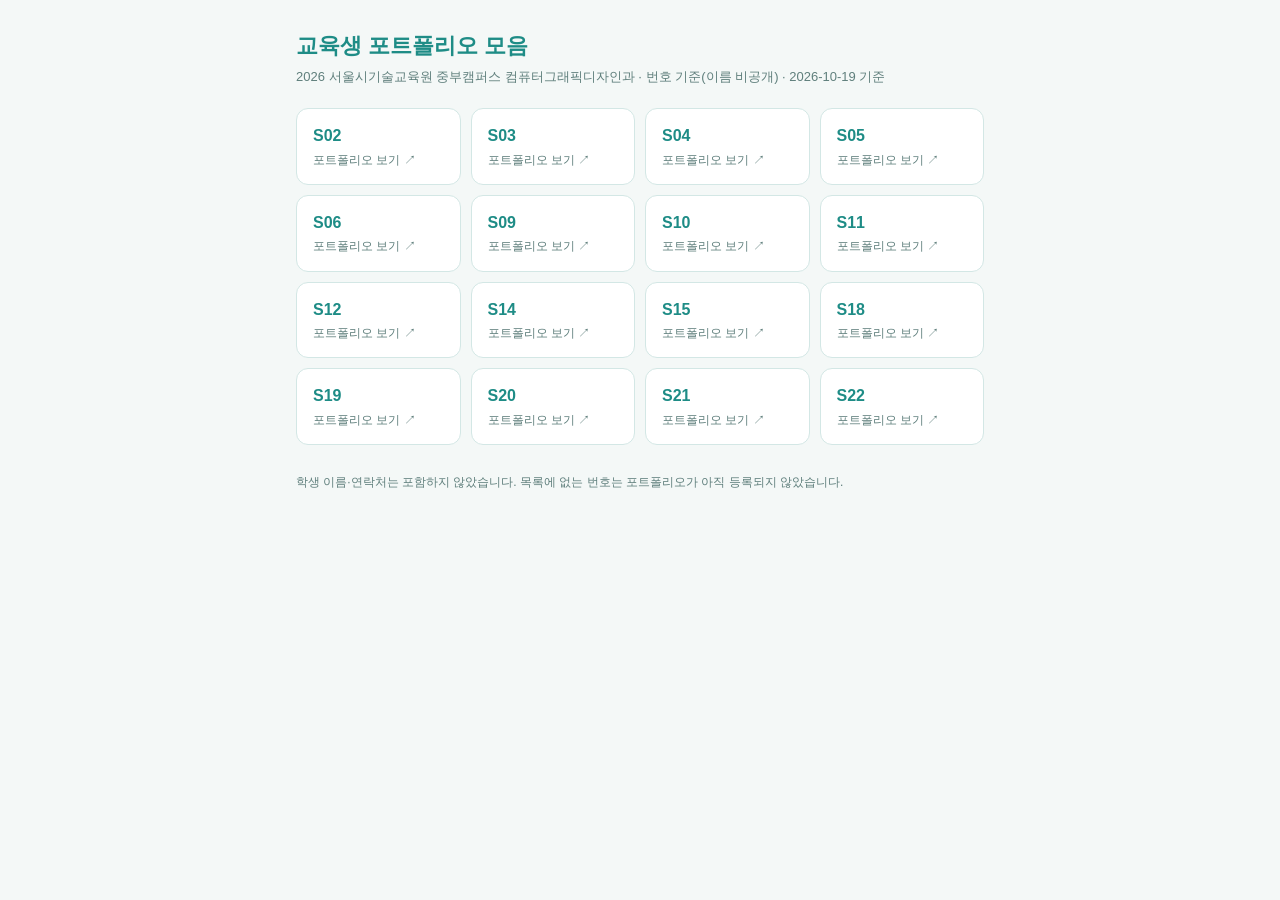
<file: portfolio.html>
<!doctype html>
<html lang="ko"><head><meta charset="utf-8"><meta name="viewport" content="width=device-width, initial-scale=1">
<meta name="robots" content="noindex">
<title>교육생 포트폴리오 모음</title>
<style>
:root{--bg:#f4f8f7;--card:#fff;--ink:#17403d;--muted:#5f7f7c;--line:#d3e7e5;--accent:#1e8c86;--soft:#e8f6f5}
@media (prefers-color-scheme:dark){:root{--bg:#0f1f1e;--card:#162a28;--ink:#e3f1ef;--muted:#8fb0ad;--line:#28413f;--accent:#3cc4bd;--soft:#1a3532}}
*{box-sizing:border-box}body{margin:0;background:var(--bg);color:var(--ink);font:15px/1.6 -apple-system,"Apple SD Gothic Neo","Noto Sans KR",sans-serif}
main{max-width:720px;margin:0 auto;padding:28px 16px 56px}h1{margin:0 0 4px;font-size:22px;color:var(--accent)}
.sub{color:var(--muted);margin:0 0 20px;font-size:13px}
.grid{display:grid;grid-template-columns:repeat(auto-fill,minmax(150px,1fr));gap:10px}
a.card{display:block;background:var(--card);border:1px solid var(--line);border-radius:12px;padding:14px 16px;text-decoration:none;color:var(--ink)}
a.card:hover{border-color:var(--accent)}
a.card b{display:block;font-size:16px;color:var(--accent)}
a.card span{display:block;color:var(--muted);font-size:12px;margin-top:2px}
footer{margin-top:28px;color:var(--muted);font-size:12px}
</style></head><body><main>
<h1>교육생 포트폴리오 모음</h1>
<p class="sub">2026 서울시기술교육원 중부캠퍼스 컴퓨터그래픽디자인과 · 번호 기준(이름 비공개) · 2026-10-19 기준</p>
<div class="grid">
<a class="card" href="https://indd.adobe.com/view/5c227c33-ec60-47c5-8eb1-1c3a0354f346" target="_blank" rel="noopener"><b>S02</b><span>포트폴리오 보기 ↗</span></a>
<a class="card" href="https://indd.adobe.com/view/4bd72319-ec5e-4cad-a232-c548a50c1d0a" target="_blank" rel="noopener"><b>S03</b><span>포트폴리오 보기 ↗</span></a>
<a class="card" href="https://indd.adobe.com/view/584b0113-30bd-45ad-8117-fc2e522b0d6c" target="_blank" rel="noopener"><b>S04</b><span>포트폴리오 보기 ↗</span></a>
<a class="card" href="https://indd.adobe.com/view/7da4dac5-d102-4632-9cec-66fb84739c9e" target="_blank" rel="noopener"><b>S05</b><span>포트폴리오 보기 ↗</span></a>
<a class="card" href="https://indd.adobe.com/view/49859e06-8531-4b79-bb03-bc3670aa5c36" target="_blank" rel="noopener"><b>S06</b><span>포트폴리오 보기 ↗</span></a>
<a class="card" href="https://indd.adobe.com/view/5b26e95d-f673-43ac-97ab-671dd3c83054" target="_blank" rel="noopener"><b>S09</b><span>포트폴리오 보기 ↗</span></a>
<a class="card" href="https://indd.adobe.com/view/9b61ba60-442d-4ec6-a695-3218606cab3d" target="_blank" rel="noopener"><b>S10</b><span>포트폴리오 보기 ↗</span></a>
<a class="card" href="https://indd.adobe.com/view/adbf7c13-2841-410d-b02e-f1b87c6b9f97" target="_blank" rel="noopener"><b>S11</b><span>포트폴리오 보기 ↗</span></a>
<a class="card" href="https://indd.adobe.com/view/799cfed7-2cad-4dc0-bef5-641a84486652" target="_blank" rel="noopener"><b>S12</b><span>포트폴리오 보기 ↗</span></a>
<a class="card" href="https://indd.adobe.com/view/62381435-43a1-4669-aa6a-e46bc5c2a0f2" target="_blank" rel="noopener"><b>S14</b><span>포트폴리오 보기 ↗</span></a>
<a class="card" href="https://indd.adobe.com/view/19829c4e-59dc-4532-87c7-f2257221132c" target="_blank" rel="noopener"><b>S15</b><span>포트폴리오 보기 ↗</span></a>
<a class="card" href="https://indd.adobe.com/view/a475424d-9828-4587-be7a-b9edfffd4d34" target="_blank" rel="noopener"><b>S18</b><span>포트폴리오 보기 ↗</span></a>
<a class="card" href="https://indd.adobe.com/view/14e7cdb1-979e-4eba-9f8c-1771da9ae8e7" target="_blank" rel="noopener"><b>S19</b><span>포트폴리오 보기 ↗</span></a>
<a class="card" href="https://indd.adobe.com/view/b8e3e198-a7ff-434b-b7f5-4098b821e42c" target="_blank" rel="noopener"><b>S20</b><span>포트폴리오 보기 ↗</span></a>
<a class="card" href="https://indd.adobe.com/view/a856e5a3-0fb8-4088-9acc-05aefd2911d6" target="_blank" rel="noopener"><b>S21</b><span>포트폴리오 보기 ↗</span></a>
<a class="card" href="https://indd.adobe.com/view/8301e605-86c3-47b6-97ca-8f8a60aa66dd" target="_blank" rel="noopener"><b>S22</b><span>포트폴리오 보기 ↗</span></a>
</div>
<footer>학생 이름·연락처는 포함하지 않았습니다. 목록에 없는 번호는 포트폴리오가 아직 등록되지 않았습니다.</footer>
</main></body></html>
</file>
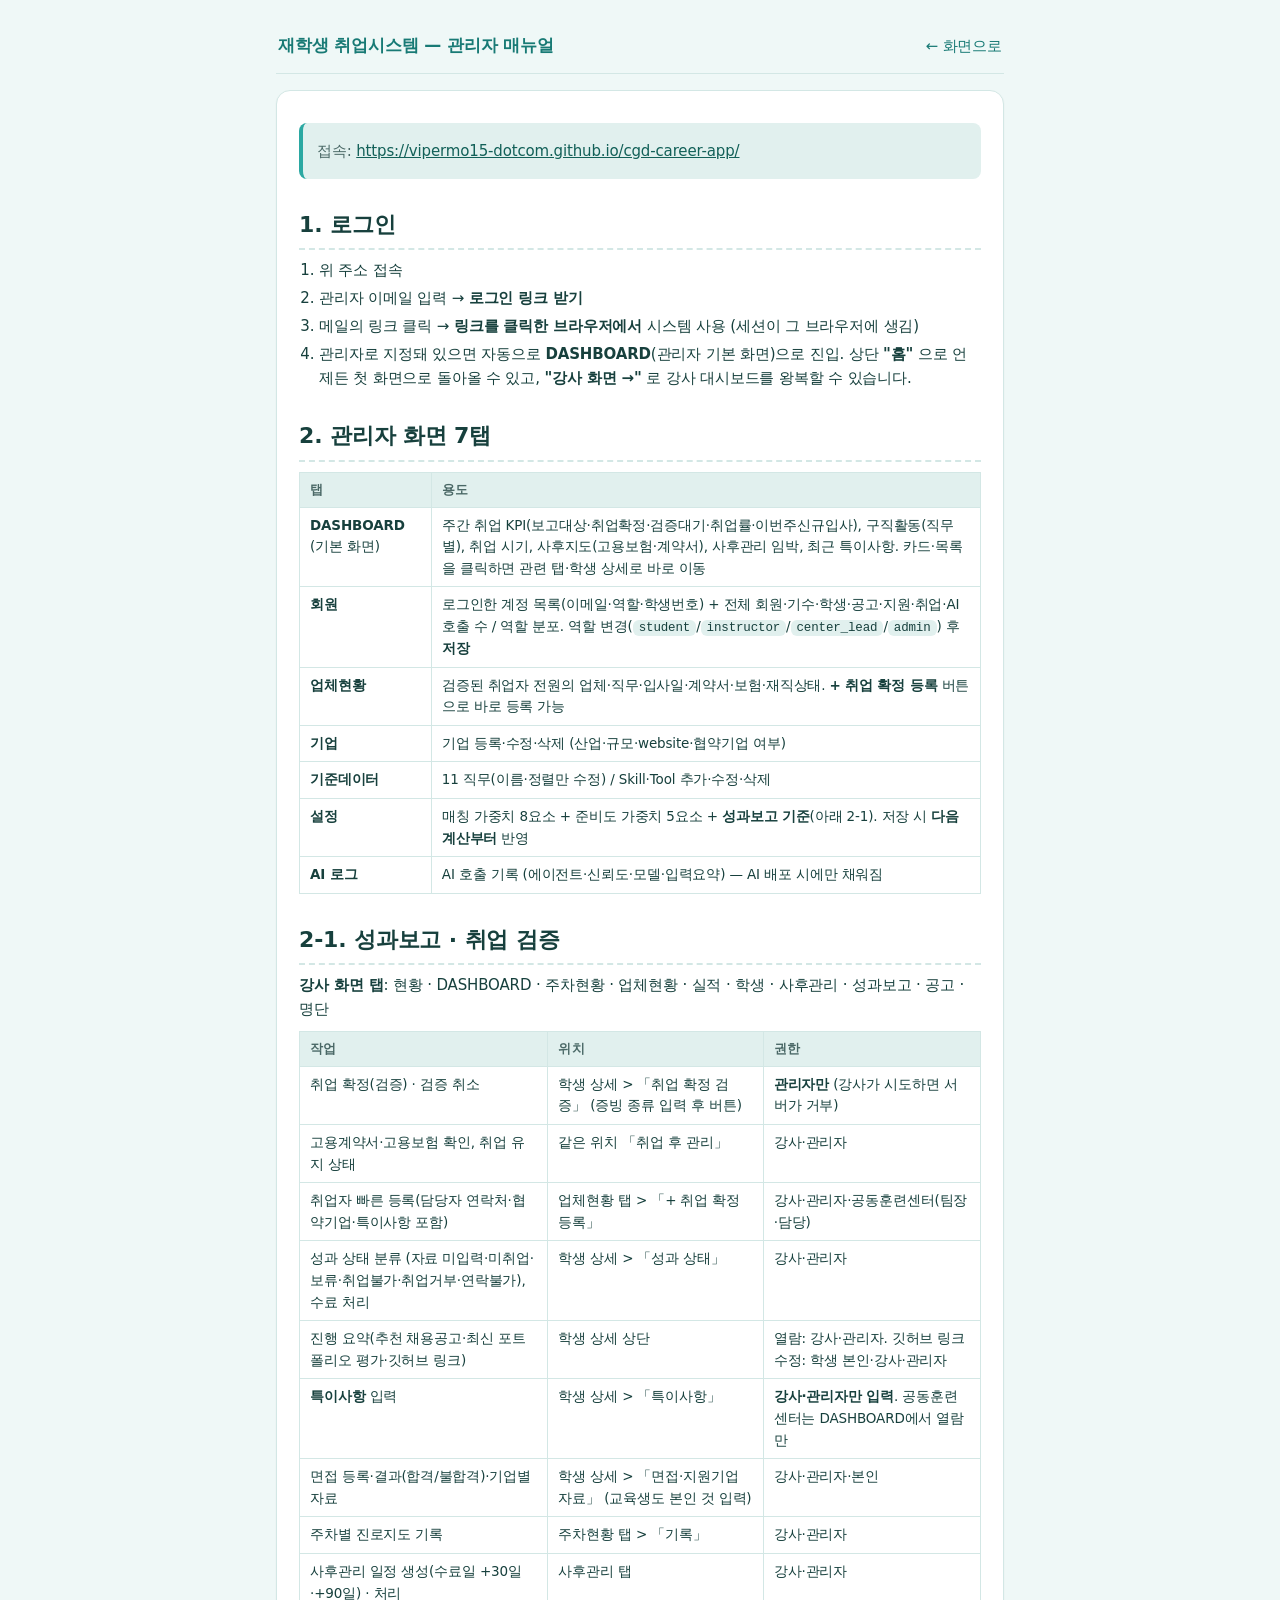
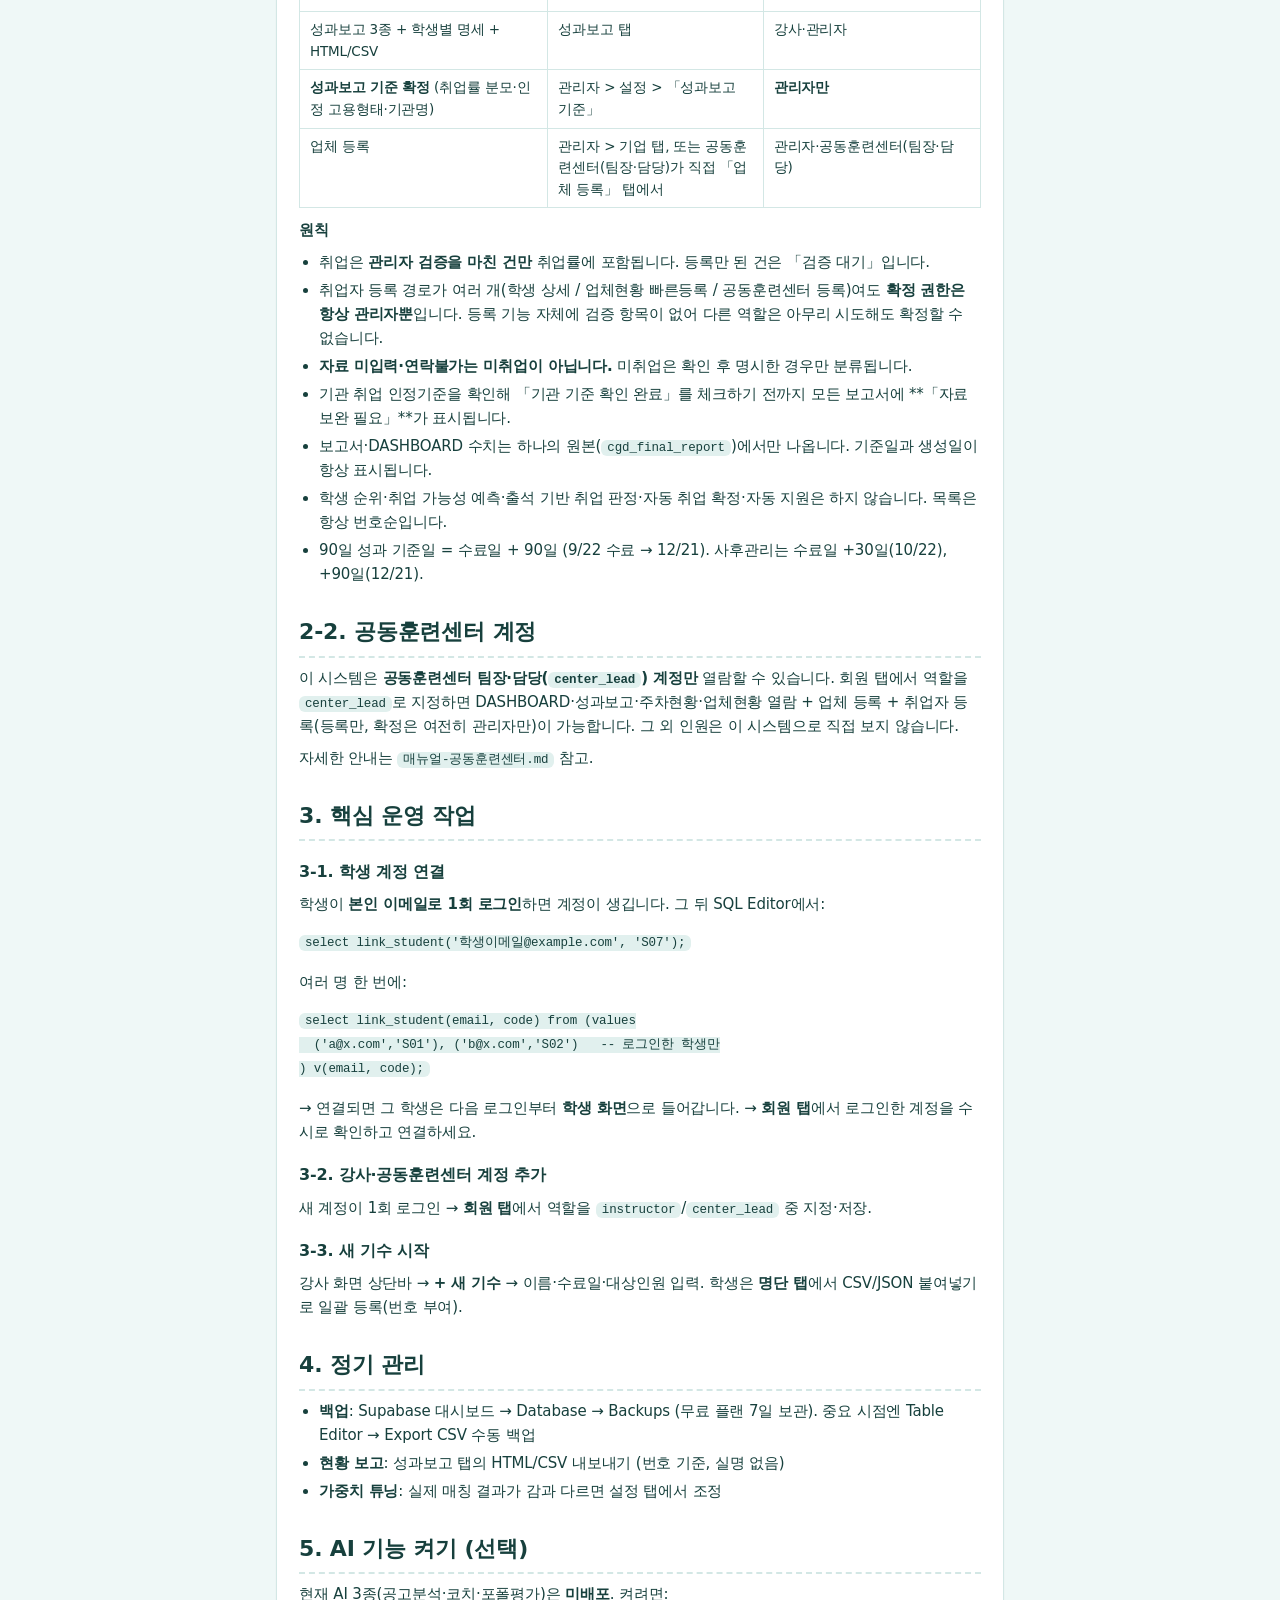
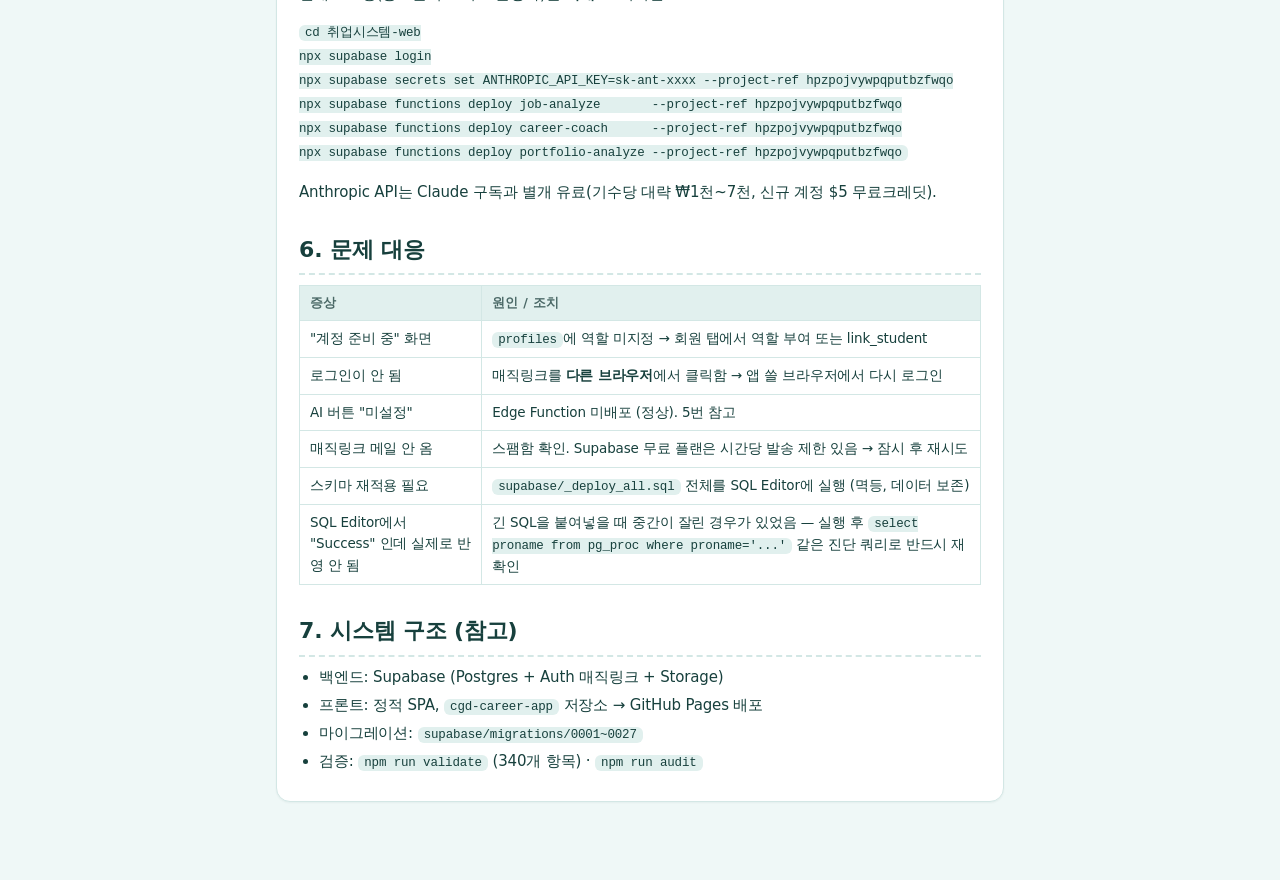
<file: help/admin.html>
<!doctype html>
<html lang="ko">
<head>
<meta charset="utf-8">
<meta name="viewport" content="width=device-width, initial-scale=1">
<title>재학생 취업시스템 — 관리자 매뉴얼</title>
<link rel="stylesheet" href="../app.css">
<style>
  .help-wrap { max-width: 760px; margin: 0 auto; padding: 28px 16px 64px; }
  .help-doc h2 { margin: 28px 0 8px; padding-bottom: 6px; border-bottom: 2px dashed var(--line); font-size: 22px; font-weight: 800; }
  .help-doc h3 { margin: 18px 0 6px; font-size: 16px; }
  .help-doc ul, .help-doc ol { padding-left: 20px; margin: 6px 0; }
  .help-doc li { margin: 4px 0; }
  .help-doc p { margin: 8px 0; }
  .help-doc blockquote { margin: 10px 0; padding: 8px 14px; border-left: 4px solid var(--accent); background: var(--bg-alt); color: var(--muted); border-radius: 8px; }
  .help-doc blockquote a { color: #126058; }
  .help-doc table { width: 100%; border-collapse: collapse; font-size: 13.5px; margin: 10px 0; }
  .help-doc th, .help-doc td { border: 1px solid var(--line); padding: 7px 10px; text-align: left; vertical-align: top; }
  .help-doc th { background: var(--bg-alt); font-weight: 700; }
  .help-doc code { background: var(--bg-alt); padding: 1px 6px; border-radius: 6px; font-size: 12.5px; }
</style>
</head>
<body>
<div class="help-wrap">
  <header class="topbar" style="margin-bottom:16px">
    <strong>재학생 취업시스템 — 관리자 매뉴얼</strong>
    <a href="../#/admin" class="ghost home-link" title="화면으로 돌아가기">← 화면으로</a>
  </header>
  <div class="card help-doc"><blockquote>
<p>접속: <a href="https://vipermo15-dotcom.github.io/cgd-career-app/">https://vipermo15-dotcom.github.io/cgd-career-app/</a></p>
</blockquote>
<h2>1. 로그인</h2>
<ol>
<li>위 주소 접속</li>
<li>관리자 이메일 입력 → <strong>로그인 링크 받기</strong></li>
<li>메일의 링크 클릭 → <strong>링크를 클릭한 브라우저에서</strong> 시스템 사용 (세션이 그 브라우저에 생김)</li>
<li>관리자로 지정돼 있으면 자동으로 <strong>DASHBOARD</strong>(관리자 기본 화면)으로 진입. 상단 <strong>&quot;홈&quot;</strong> 으로 언제든 첫 화면으로 돌아올 수 있고, <strong>&quot;강사 화면 →&quot;</strong> 로 강사 대시보드를 왕복할 수 있습니다.</li>
</ol>
<h2>2. 관리자 화면 7탭</h2>
<table>
<thead>
<tr>
<th>탭</th>
<th>용도</th>
</tr>
</thead>
<tbody><tr>
<td><strong>DASHBOARD</strong> (기본 화면)</td>
<td>주간 취업 KPI(보고대상·취업확정·검증대기·취업률·이번주신규입사), 구직활동(직무별), 취업 시기, 사후지도(고용보험·계약서), 사후관리 임박, 최근 특이사항. 카드·목록을 클릭하면 관련 탭·학생 상세로 바로 이동</td>
</tr>
<tr>
<td><strong>회원</strong></td>
<td>로그인한 계정 목록(이메일·역할·학생번호) + 전체 회원·기수·학생·공고·지원·취업·AI 호출 수 / 역할 분포. 역할 변경(<code>student</code>/<code>instructor</code>/<code>center_lead</code>/<code>admin</code>) 후 <strong>저장</strong></td>
</tr>
<tr>
<td><strong>업체현황</strong></td>
<td>검증된 취업자 전원의 업체·직무·입사일·계약서·보험·재직상태. <strong>+ 취업 확정 등록</strong> 버튼으로 바로 등록 가능</td>
</tr>
<tr>
<td><strong>기업</strong></td>
<td>기업 등록·수정·삭제 (산업·규모·website·협약기업 여부)</td>
</tr>
<tr>
<td><strong>기준데이터</strong></td>
<td>11 직무(이름·정렬만 수정) / Skill·Tool 추가·수정·삭제</td>
</tr>
<tr>
<td><strong>설정</strong></td>
<td>매칭 가중치 8요소 + 준비도 가중치 5요소 + <strong>성과보고 기준</strong>(아래 2-1). 저장 시 <strong>다음 계산부터</strong> 반영</td>
</tr>
<tr>
<td><strong>AI 로그</strong></td>
<td>AI 호출 기록 (에이전트·신뢰도·모델·입력요약) — AI 배포 시에만 채워짐</td>
</tr>
</tbody></table>
<h2>2-1. 성과보고 · 취업 검증</h2>
<p><strong>강사 화면 탭</strong>: 현황 · DASHBOARD · 주차현황 · 업체현황 · 실적 · 학생 · 사후관리 · 성과보고 · 공고 · 명단</p>
<table>
<thead>
<tr>
<th>작업</th>
<th>위치</th>
<th>권한</th>
</tr>
</thead>
<tbody><tr>
<td>취업 확정(검증) · 검증 취소</td>
<td>학생 상세 &gt; 「취업 확정 검증」 (증빙 종류 입력 후 버튼)</td>
<td><strong>관리자만</strong> (강사가 시도하면 서버가 거부)</td>
</tr>
<tr>
<td>고용계약서·고용보험 확인, 취업 유지 상태</td>
<td>같은 위치 「취업 후 관리」</td>
<td>강사·관리자</td>
</tr>
<tr>
<td>취업자 빠른 등록(담당자 연락처·협약기업·특이사항 포함)</td>
<td>업체현황 탭 &gt; 「+ 취업 확정 등록」</td>
<td>강사·관리자·공동훈련센터(팀장·담당)</td>
</tr>
<tr>
<td>성과 상태 분류 (자료 미입력·미취업·보류·취업불가·취업거부·연락불가), 수료 처리</td>
<td>학생 상세 &gt; 「성과 상태」</td>
<td>강사·관리자</td>
</tr>
<tr>
<td>진행 요약(추천 채용공고·최신 포트폴리오 평가·깃허브 링크)</td>
<td>학생 상세 상단</td>
<td>열람: 강사·관리자. 깃허브 링크 수정: 학생 본인·강사·관리자</td>
</tr>
<tr>
<td><strong>특이사항</strong> 입력</td>
<td>학생 상세 &gt; 「특이사항」</td>
<td><strong>강사·관리자만 입력</strong>. 공동훈련센터는 DASHBOARD에서 열람만</td>
</tr>
<tr>
<td>면접 등록·결과(합격/불합격)·기업별 자료</td>
<td>학생 상세 &gt; 「면접·지원기업 자료」 (교육생도 본인 것 입력)</td>
<td>강사·관리자·본인</td>
</tr>
<tr>
<td>주차별 진로지도 기록</td>
<td>주차현황 탭 &gt; 「기록」</td>
<td>강사·관리자</td>
</tr>
<tr>
<td>사후관리 일정 생성(수료일 +30일·+90일) · 처리</td>
<td>사후관리 탭</td>
<td>강사·관리자</td>
</tr>
<tr>
<td>성과보고 3종 + 학생별 명세 + HTML/CSV</td>
<td>성과보고 탭</td>
<td>강사·관리자</td>
</tr>
<tr>
<td><strong>성과보고 기준 확정</strong> (취업률 분모·인정 고용형태·기관명)</td>
<td>관리자 &gt; 설정 &gt; 「성과보고 기준」</td>
<td><strong>관리자만</strong></td>
</tr>
<tr>
<td>업체 등록</td>
<td>관리자 &gt; 기업 탭, 또는 공동훈련센터(팀장·담당)가 직접 「업체 등록」 탭에서</td>
<td>관리자·공동훈련센터(팀장·담당)</td>
</tr>
</tbody></table>
<p><strong>원칙</strong></p>
<ul>
<li>취업은 <strong>관리자 검증을 마친 건만</strong> 취업률에 포함됩니다. 등록만 된 건은 「검증 대기」입니다.</li>
<li>취업자 등록 경로가 여러 개(학생 상세 / 업체현황 빠른등록 / 공동훈련센터 등록)여도 <strong>확정 권한은 항상 관리자뿐</strong>입니다. 등록 기능 자체에 검증 항목이 없어 다른 역할은 아무리 시도해도 확정할 수 없습니다.</li>
<li><strong>자료 미입력·연락불가는 미취업이 아닙니다.</strong> 미취업은 확인 후 명시한 경우만 분류됩니다.</li>
<li>기관 취업 인정기준을 확인해 「기관 기준 확인 완료」를 체크하기 전까지 모든 보고서에 **「자료보완 필요」**가 표시됩니다.</li>
<li>보고서·DASHBOARD 수치는 하나의 원본(<code>cgd_final_report</code>)에서만 나옵니다. 기준일과 생성일이 항상 표시됩니다.</li>
<li>학생 순위·취업 가능성 예측·출석 기반 취업 판정·자동 취업 확정·자동 지원은 하지 않습니다. 목록은 항상 번호순입니다.</li>
<li>90일 성과 기준일 = 수료일 + 90일 (9/22 수료 → 12/21). 사후관리는 수료일 +30일(10/22), +90일(12/21).</li>
</ul>
<h2>2-2. 공동훈련센터 계정</h2>
<p>이 시스템은 <strong>공동훈련센터 팀장·담당(<code>center_lead</code>) 계정만</strong> 열람할 수 있습니다. 회원 탭에서 역할을 <code>center_lead</code>로 지정하면 DASHBOARD·성과보고·주차현황·업체현황 열람 + 업체 등록 + 취업자 등록(등록만, 확정은 여전히 관리자만)이 가능합니다. 그 외 인원은 이 시스템으로 직접 보지 않습니다.</p>
<p>자세한 안내는 <code>매뉴얼-공동훈련센터.md</code> 참고.</p>
<h2>3. 핵심 운영 작업</h2>
<h3>3-1. 학생 계정 연결</h3>
<p>학생이 <strong>본인 이메일로 1회 로그인</strong>하면 계정이 생깁니다. 그 뒤 SQL Editor에서:</p>
<pre><code class="language-sql">select link_student(&#39;학생이메일@example.com&#39;, &#39;S07&#39;);
</code></pre>
<p>여러 명 한 번에:</p>
<pre><code class="language-sql">select link_student(email, code) from (values
  (&#39;a@x.com&#39;,&#39;S01&#39;), (&#39;b@x.com&#39;,&#39;S02&#39;)   -- 로그인한 학생만
) v(email, code);
</code></pre>
<p>→ 연결되면 그 학생은 다음 로그인부터 <strong>학생 화면</strong>으로 들어갑니다.
→ <strong>회원 탭</strong>에서 로그인한 계정을 수시로 확인하고 연결하세요.</p>
<h3>3-2. 강사·공동훈련센터 계정 추가</h3>
<p>새 계정이 1회 로그인 → <strong>회원 탭</strong>에서 역할을 <code>instructor</code>/<code>center_lead</code> 중 지정·저장.</p>
<h3>3-3. 새 기수 시작</h3>
<p>강사 화면 상단바 → <strong>+ 새 기수</strong> → 이름·수료일·대상인원 입력.
학생은 <strong>명단 탭</strong>에서 CSV/JSON 붙여넣기로 일괄 등록(번호 부여).</p>
<h2>4. 정기 관리</h2>
<ul>
<li><strong>백업</strong>: Supabase 대시보드 → Database → Backups (무료 플랜 7일 보관). 중요 시점엔 Table Editor → Export CSV 수동 백업</li>
<li><strong>현황 보고</strong>: 성과보고 탭의 HTML/CSV 내보내기 (번호 기준, 실명 없음)</li>
<li><strong>가중치 튜닝</strong>: 실제 매칭 결과가 감과 다르면 설정 탭에서 조정</li>
</ul>
<h2>5. AI 기능 켜기 (선택)</h2>
<p>현재 AI 3종(공고분석·코치·포폴평가)은 <strong>미배포</strong>. 켜려면:</p>
<pre><code class="language-bash">cd 취업시스템-web
npx supabase login
npx supabase secrets set ANTHROPIC_API_KEY=sk-ant-xxxx --project-ref hpzpojvywpqputbzfwqo
npx supabase functions deploy job-analyze       --project-ref hpzpojvywpqputbzfwqo
npx supabase functions deploy career-coach      --project-ref hpzpojvywpqputbzfwqo
npx supabase functions deploy portfolio-analyze --project-ref hpzpojvywpqputbzfwqo
</code></pre>
<p>Anthropic API는 Claude 구독과 별개 유료(기수당 대략 ₩1천~7천, 신규 계정 $5 무료크레딧).</p>
<h2>6. 문제 대응</h2>
<table>
<thead>
<tr>
<th>증상</th>
<th>원인 / 조치</th>
</tr>
</thead>
<tbody><tr>
<td>&quot;계정 준비 중&quot; 화면</td>
<td><code>profiles</code>에 역할 미지정 → 회원 탭에서 역할 부여 또는 link_student</td>
</tr>
<tr>
<td>로그인이 안 됨</td>
<td>매직링크를 <strong>다른 브라우저</strong>에서 클릭함 → 앱 쓸 브라우저에서 다시 로그인</td>
</tr>
<tr>
<td>AI 버튼 &quot;미설정&quot;</td>
<td>Edge Function 미배포 (정상). 5번 참고</td>
</tr>
<tr>
<td>매직링크 메일 안 옴</td>
<td>스팸함 확인. Supabase 무료 플랜은 시간당 발송 제한 있음 → 잠시 후 재시도</td>
</tr>
<tr>
<td>스키마 재적용 필요</td>
<td><code>supabase/_deploy_all.sql</code> 전체를 SQL Editor에 실행 (멱등, 데이터 보존)</td>
</tr>
<tr>
<td>SQL Editor에서 &quot;Success&quot; 인데 실제로 반영 안 됨</td>
<td>긴 SQL을 붙여넣을 때 중간이 잘린 경우가 있었음 — 실행 후 <code>select proname from pg_proc where proname=&#39;...&#39;</code> 같은 진단 쿼리로 반드시 재확인</td>
</tr>
</tbody></table>
<h2>7. 시스템 구조 (참고)</h2>
<ul>
<li>백엔드: Supabase (Postgres + Auth 매직링크 + Storage)</li>
<li>프론트: 정적 SPA, <code>cgd-career-app</code> 저장소 → GitHub Pages 배포</li>
<li>마이그레이션: <code>supabase/migrations/0001~0027</code></li>
<li>검증: <code>npm run validate</code> (340개 항목) · <code>npm run audit</code></li>
</ul>
</div>
</div>
</body>
</html>
</file>
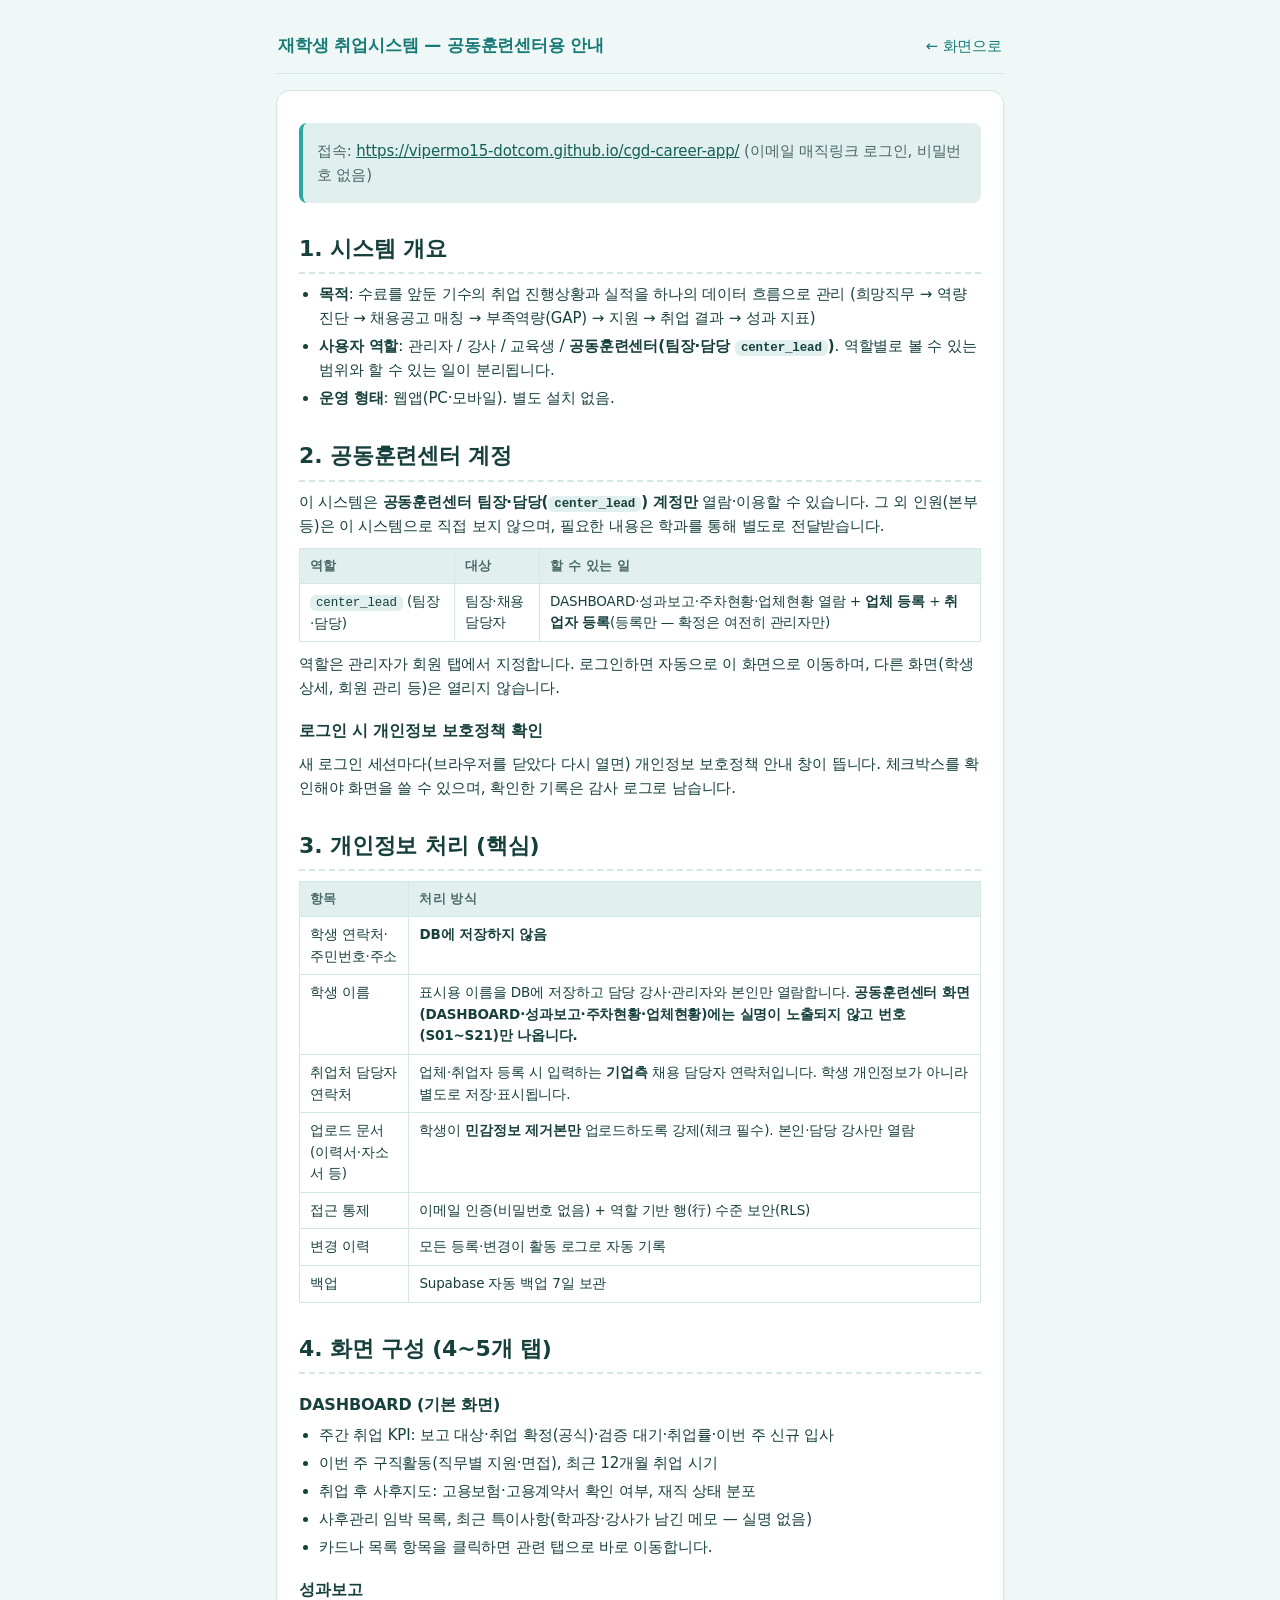
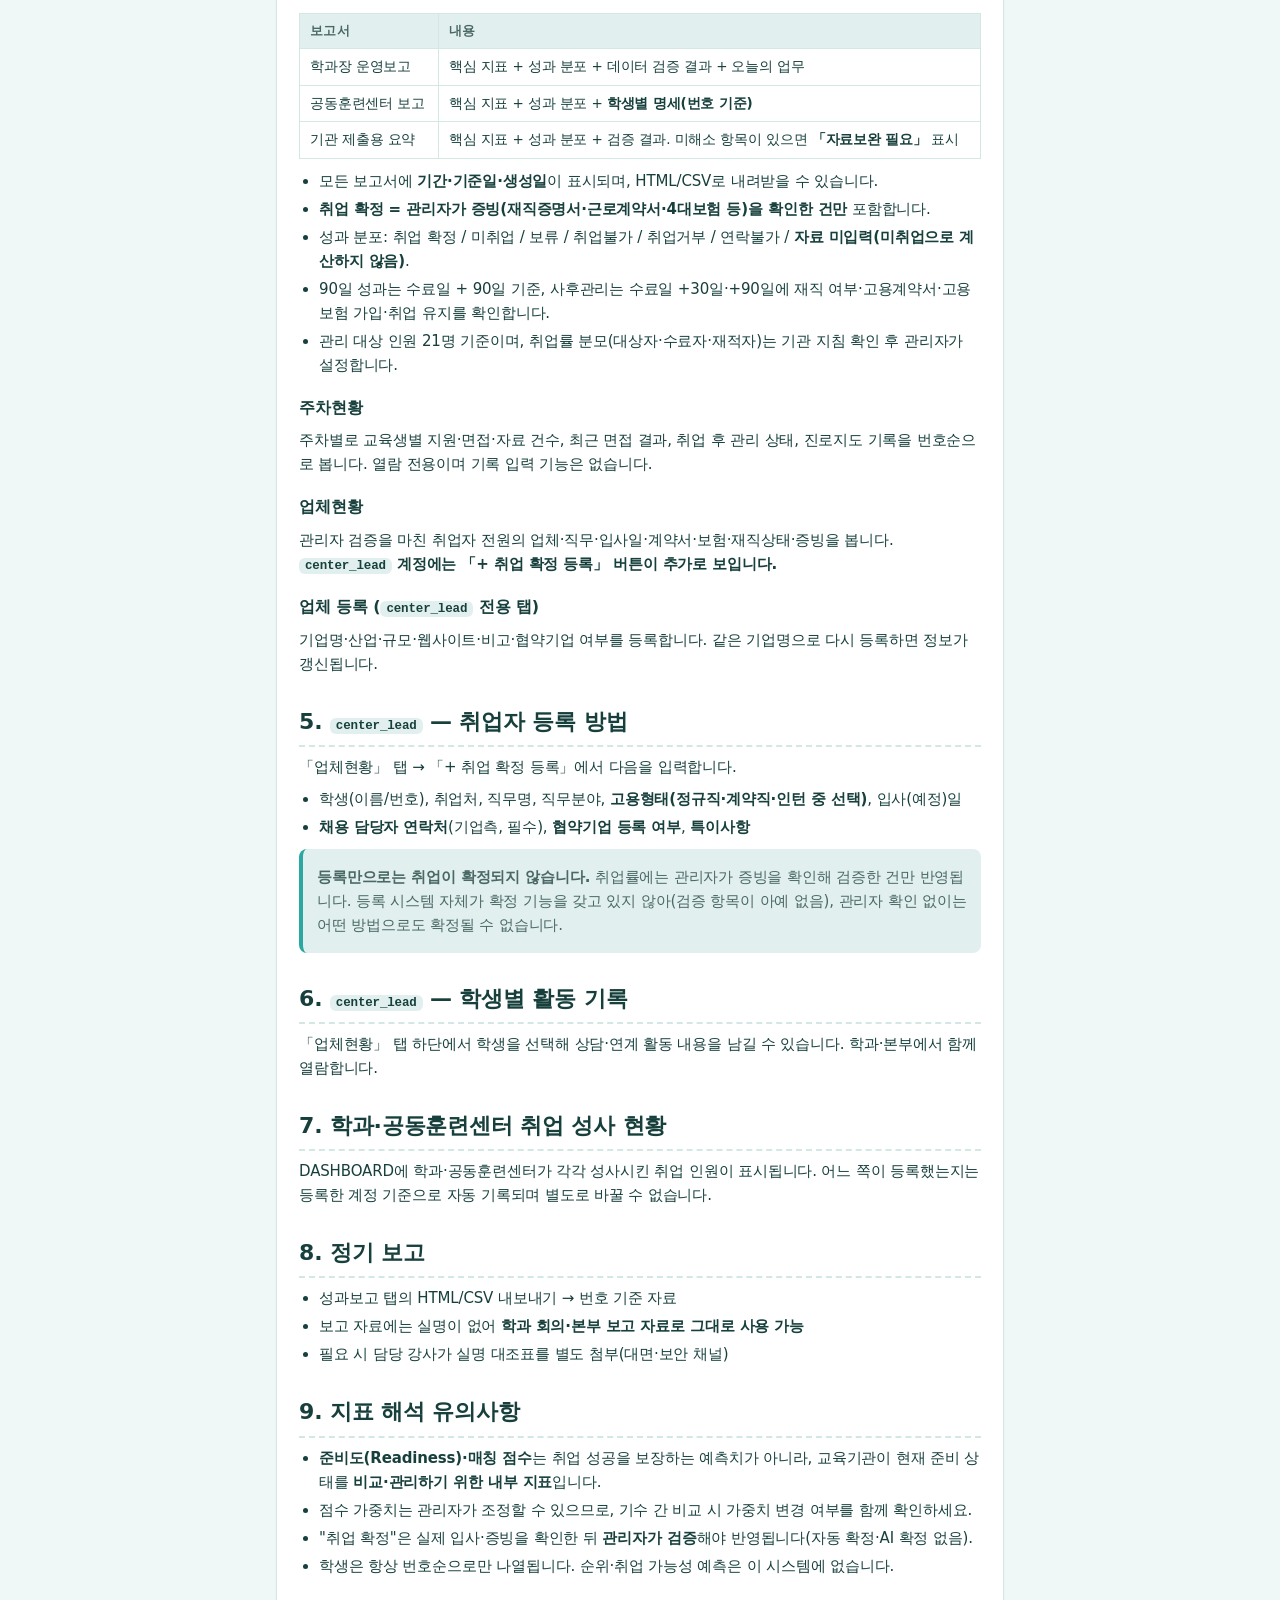
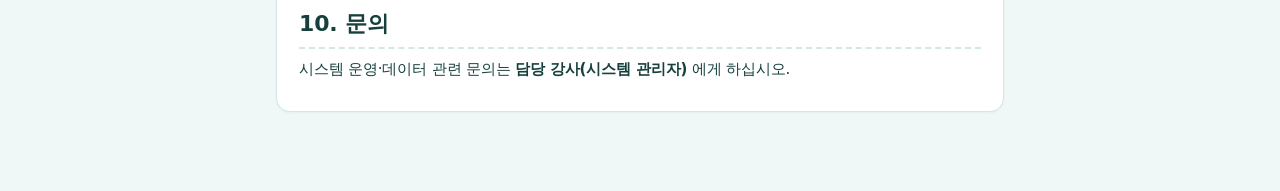
<file: help/center.html>
<!doctype html>
<html lang="ko">
<head>
<meta charset="utf-8">
<meta name="viewport" content="width=device-width, initial-scale=1">
<title>재학생 취업시스템 — 공동훈련센터용 안내</title>
<link rel="stylesheet" href="../app.css">
<style>
  .help-wrap { max-width: 760px; margin: 0 auto; padding: 28px 16px 64px; }
  .help-doc h2 { margin: 28px 0 8px; padding-bottom: 6px; border-bottom: 2px dashed var(--line); font-size: 22px; font-weight: 800; }
  .help-doc h3 { margin: 18px 0 6px; font-size: 16px; }
  .help-doc ul, .help-doc ol { padding-left: 20px; margin: 6px 0; }
  .help-doc li { margin: 4px 0; }
  .help-doc p { margin: 8px 0; }
  .help-doc blockquote { margin: 10px 0; padding: 8px 14px; border-left: 4px solid var(--accent); background: var(--bg-alt); color: var(--muted); border-radius: 8px; }
  .help-doc blockquote a { color: #126058; }
  .help-doc table { width: 100%; border-collapse: collapse; font-size: 13.5px; margin: 10px 0; }
  .help-doc th, .help-doc td { border: 1px solid var(--line); padding: 7px 10px; text-align: left; vertical-align: top; }
  .help-doc th { background: var(--bg-alt); font-weight: 700; }
  .help-doc code { background: var(--bg-alt); padding: 1px 6px; border-radius: 6px; font-size: 12.5px; }
</style>
</head>
<body>
<div class="help-wrap">
  <header class="topbar" style="margin-bottom:16px">
    <strong>재학생 취업시스템 — 공동훈련센터용 안내</strong>
    <a href="../#/viewer" class="ghost home-link" title="화면으로 돌아가기">← 화면으로</a>
  </header>
  <div class="card help-doc"><blockquote>
<p>접속: <a href="https://vipermo15-dotcom.github.io/cgd-career-app/">https://vipermo15-dotcom.github.io/cgd-career-app/</a> (이메일 매직링크 로그인, 비밀번호 없음)</p>
</blockquote>
<h2>1. 시스템 개요</h2>
<ul>
<li><strong>목적</strong>: 수료를 앞둔 기수의 취업 진행상황과 실적을 하나의 데이터 흐름으로 관리
(희망직무 → 역량 진단 → 채용공고 매칭 → 부족역량(GAP) → 지원 → 취업 결과 → 성과 지표)</li>
<li><strong>사용자 역할</strong>: 관리자 / 강사 / 교육생 / <strong>공동훈련센터(팀장·담당 <code>center_lead</code>)</strong>. 역할별로 볼 수 있는 범위와 할 수 있는 일이 분리됩니다.</li>
<li><strong>운영 형태</strong>: 웹앱(PC·모바일). 별도 설치 없음.</li>
</ul>
<h2>2. 공동훈련센터 계정</h2>
<p>이 시스템은 <strong>공동훈련센터 팀장·담당(<code>center_lead</code>) 계정만</strong> 열람·이용할 수 있습니다. 그 외 인원(본부 등)은 이 시스템으로 직접 보지 않으며, 필요한 내용은 학과를 통해 별도로 전달받습니다.</p>
<table>
<thead>
<tr>
<th>역할</th>
<th>대상</th>
<th>할 수 있는 일</th>
</tr>
</thead>
<tbody><tr>
<td><code>center_lead</code> (팀장·담당)</td>
<td>팀장·채용 담당자</td>
<td>DASHBOARD·성과보고·주차현황·업체현황 열람 + <strong>업체 등록</strong> + <strong>취업자 등록</strong>(등록만 — 확정은 여전히 관리자만)</td>
</tr>
</tbody></table>
<p>역할은 관리자가 회원 탭에서 지정합니다. 로그인하면 자동으로 이 화면으로 이동하며, 다른 화면(학생 상세, 회원 관리 등)은 열리지 않습니다.</p>
<h3>로그인 시 개인정보 보호정책 확인</h3>
<p>새 로그인 세션마다(브라우저를 닫았다 다시 열면) 개인정보 보호정책 안내 창이 뜹니다. 체크박스를 확인해야 화면을 쓸 수 있으며, 확인한 기록은 감사 로그로 남습니다.</p>
<h2>3. 개인정보 처리 (핵심)</h2>
<table>
<thead>
<tr>
<th>항목</th>
<th>처리 방식</th>
</tr>
</thead>
<tbody><tr>
<td>학생 연락처·주민번호·주소</td>
<td><strong>DB에 저장하지 않음</strong></td>
</tr>
<tr>
<td>학생 이름</td>
<td>표시용 이름을 DB에 저장하고 담당 강사·관리자와 본인만 열람합니다. <strong>공동훈련센터 화면(DASHBOARD·성과보고·주차현황·업체현황)에는 실명이 노출되지 않고 번호(S01~S21)만 나옵니다.</strong></td>
</tr>
<tr>
<td>취업처 담당자 연락처</td>
<td>업체·취업자 등록 시 입력하는 <strong>기업측</strong> 채용 담당자 연락처입니다. 학생 개인정보가 아니라 별도로 저장·표시됩니다.</td>
</tr>
<tr>
<td>업로드 문서(이력서·자소서 등)</td>
<td>학생이 <strong>민감정보 제거본만</strong> 업로드하도록 강제(체크 필수). 본인·담당 강사만 열람</td>
</tr>
<tr>
<td>접근 통제</td>
<td>이메일 인증(비밀번호 없음) + 역할 기반 행(行) 수준 보안(RLS)</td>
</tr>
<tr>
<td>변경 이력</td>
<td>모든 등록·변경이 활동 로그로 자동 기록</td>
</tr>
<tr>
<td>백업</td>
<td>Supabase 자동 백업 7일 보관</td>
</tr>
</tbody></table>
<h2>4. 화면 구성 (4~5개 탭)</h2>
<h3>DASHBOARD (기본 화면)</h3>
<ul>
<li>주간 취업 KPI: 보고 대상·취업 확정(공식)·검증 대기·취업률·이번 주 신규 입사</li>
<li>이번 주 구직활동(직무별 지원·면접), 최근 12개월 취업 시기</li>
<li>취업 후 사후지도: 고용보험·고용계약서 확인 여부, 재직 상태 분포</li>
<li>사후관리 임박 목록, 최근 특이사항(학과장·강사가 남긴 메모 — 실명 없음)</li>
<li>카드나 목록 항목을 클릭하면 관련 탭으로 바로 이동합니다.</li>
</ul>
<h3>성과보고</h3>
<table>
<thead>
<tr>
<th>보고서</th>
<th>내용</th>
</tr>
</thead>
<tbody><tr>
<td>학과장 운영보고</td>
<td>핵심 지표 + 성과 분포 + 데이터 검증 결과 + 오늘의 업무</td>
</tr>
<tr>
<td>공동훈련센터 보고</td>
<td>핵심 지표 + 성과 분포 + <strong>학생별 명세(번호 기준)</strong></td>
</tr>
<tr>
<td>기관 제출용 요약</td>
<td>핵심 지표 + 성과 분포 + 검증 결과. 미해소 항목이 있으면 <strong>「자료보완 필요」</strong> 표시</td>
</tr>
</tbody></table>
<ul>
<li>모든 보고서에 <strong>기간·기준일·생성일</strong>이 표시되며, HTML/CSV로 내려받을 수 있습니다.</li>
<li><strong>취업 확정 = 관리자가 증빙(재직증명서·근로계약서·4대보험 등)을 확인한 건만</strong> 포함합니다.</li>
<li>성과 분포: 취업 확정 / 미취업 / 보류 / 취업불가 / 취업거부 / 연락불가 / <strong>자료 미입력(미취업으로 계산하지 않음)</strong>.</li>
<li>90일 성과는 수료일 + 90일 기준, 사후관리는 수료일 +30일·+90일에 재직 여부·고용계약서·고용보험 가입·취업 유지를 확인합니다.</li>
<li>관리 대상 인원 21명 기준이며, 취업률 분모(대상자·수료자·재적자)는 기관 지침 확인 후 관리자가 설정합니다.</li>
</ul>
<h3>주차현황</h3>
<p>주차별로 교육생별 지원·면접·자료 건수, 최근 면접 결과, 취업 후 관리 상태, 진로지도 기록을 번호순으로 봅니다. 열람 전용이며 기록 입력 기능은 없습니다.</p>
<h3>업체현황</h3>
<p>관리자 검증을 마친 취업자 전원의 업체·직무·입사일·계약서·보험·재직상태·증빙을 봅니다.
<strong><code>center_lead</code> 계정에는 「+ 취업 확정 등록」 버튼이 추가로 보입니다.</strong></p>
<h3>업체 등록 (<code>center_lead</code> 전용 탭)</h3>
<p>기업명·산업·규모·웹사이트·비고·협약기업 여부를 등록합니다. 같은 기업명으로 다시 등록하면 정보가 갱신됩니다.</p>
<h2>5. <code>center_lead</code> — 취업자 등록 방법</h2>
<p>「업체현황」 탭 → 「+ 취업 확정 등록」에서 다음을 입력합니다.</p>
<ul>
<li>학생(이름/번호), 취업처, 직무명, 직무분야, <strong>고용형태(정규직·계약직·인턴 중 선택)</strong>, 입사(예정)일</li>
<li><strong>채용 담당자 연락처</strong>(기업측, 필수), <strong>협약기업 등록 여부</strong>, <strong>특이사항</strong></li>
</ul>
<blockquote>
<p><strong>등록만으로는 취업이 확정되지 않습니다.</strong> 취업률에는 관리자가 증빙을 확인해 검증한 건만 반영됩니다. 등록 시스템 자체가 확정 기능을 갖고 있지 않아(검증 항목이 아예 없음), 관리자 확인 없이는 어떤 방법으로도 확정될 수 없습니다.</p>
</blockquote>
<h2>6. <code>center_lead</code> — 학생별 활동 기록</h2>
<p>「업체현황」 탭 하단에서 학생을 선택해 상담·연계 활동 내용을 남길 수 있습니다. 학과·본부에서 함께 열람합니다.</p>
<h2>7. 학과·공동훈련센터 취업 성사 현황</h2>
<p>DASHBOARD에 학과·공동훈련센터가 각각 성사시킨 취업 인원이 표시됩니다. 어느 쪽이 등록했는지는 등록한 계정 기준으로 자동 기록되며 별도로 바꿀 수 없습니다.</p>
<h2>8. 정기 보고</h2>
<ul>
<li>성과보고 탭의 HTML/CSV 내보내기 → 번호 기준 자료</li>
<li>보고 자료에는 실명이 없어 <strong>학과 회의·본부 보고 자료로 그대로 사용 가능</strong></li>
<li>필요 시 담당 강사가 실명 대조표를 별도 첨부(대면·보안 채널)</li>
</ul>
<h2>9. 지표 해석 유의사항</h2>
<ul>
<li><strong>준비도(Readiness)·매칭 점수</strong>는 취업 성공을 보장하는 예측치가 아니라, 교육기관이 현재 준비 상태를 <strong>비교·관리하기 위한 내부 지표</strong>입니다.</li>
<li>점수 가중치는 관리자가 조정할 수 있으므로, 기수 간 비교 시 가중치 변경 여부를 함께 확인하세요.</li>
<li>&quot;취업 확정&quot;은 실제 입사·증빙을 확인한 뒤 <strong>관리자가 검증</strong>해야 반영됩니다(자동 확정·AI 확정 없음).</li>
<li>학생은 항상 번호순으로만 나열됩니다. 순위·취업 가능성 예측은 이 시스템에 없습니다.</li>
</ul>
<h2>10. 문의</h2>
<p>시스템 운영·데이터 관련 문의는 <strong>담당 강사(시스템 관리자)</strong> 에게 하십시오.</p>
</div>
</div>
</body>
</html>
</file>
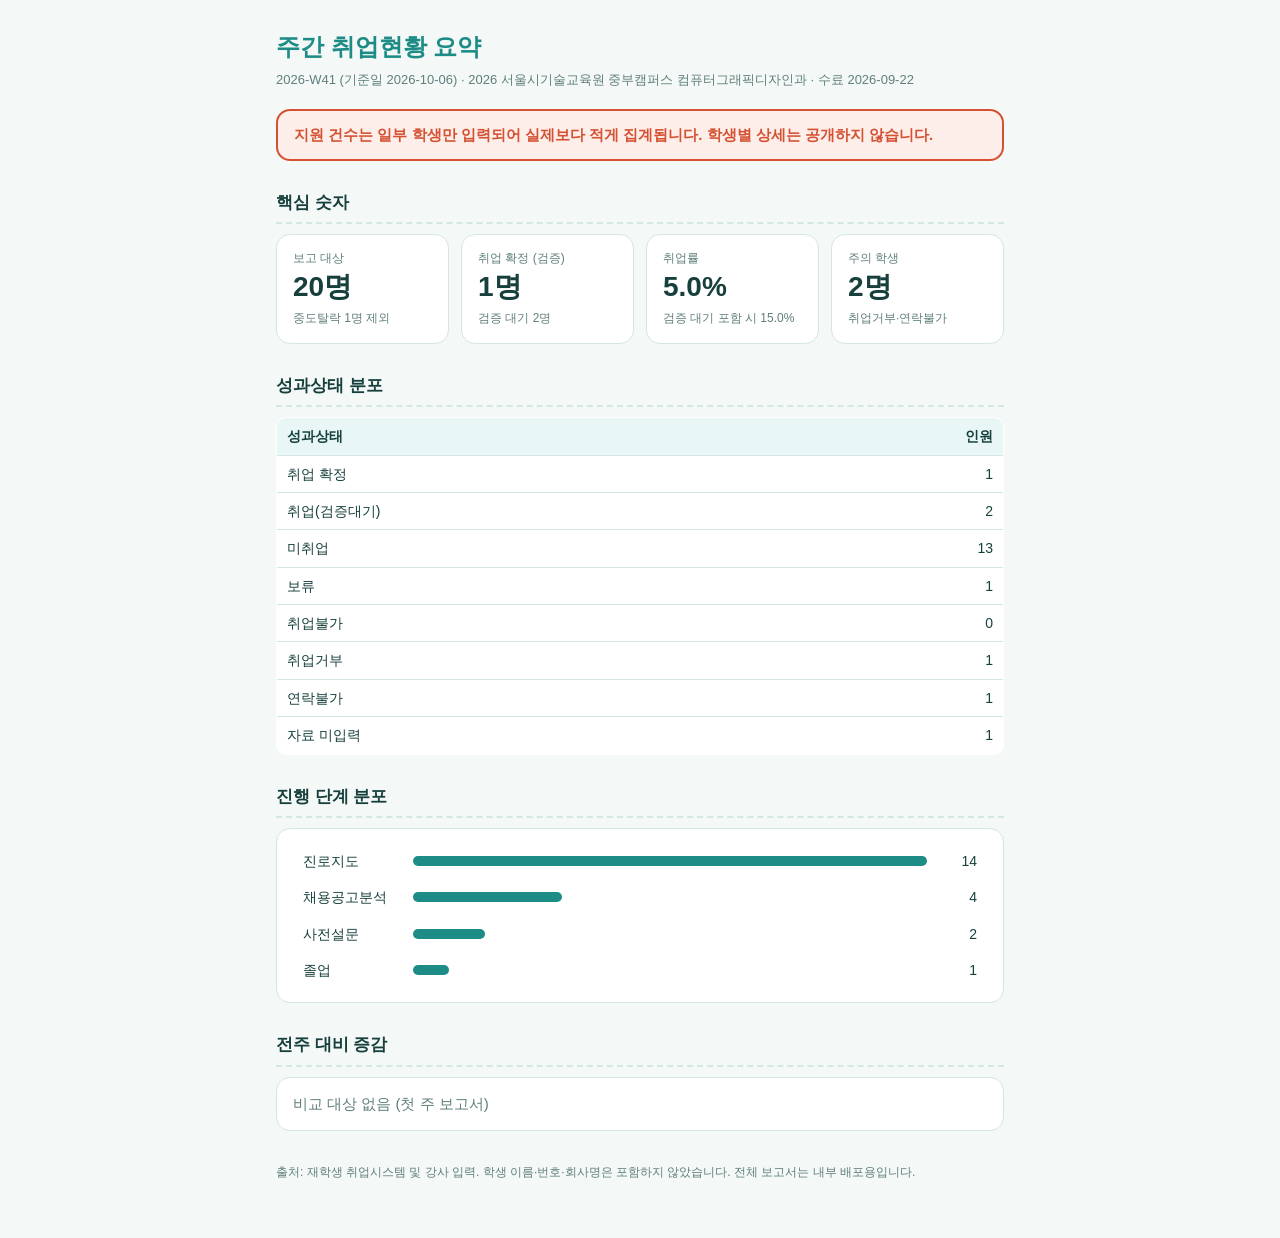
<file: reports/2026-W41.html>
<!doctype html>
<html lang="ko"><head><meta charset="utf-8"><meta name="viewport" content="width=device-width, initial-scale=1">
<meta name="robots" content="noindex">
<title>주간 취업현황 요약 2026-W41</title>
<style>
:root{--bg:#f4f8f7;--card:#fff;--ink:#17403d;--muted:#5f7f7c;--line:#d3e7e5;--accent:#1e8c86;--soft:#e8f6f5;--warn:#d45233;--warnsoft:#fdeee9}
@media (prefers-color-scheme:dark){:root{--bg:#0f1f1e;--card:#162a28;--ink:#e3f1ef;--muted:#8fb0ad;--line:#28413f;--accent:#3cc4bd;--soft:#1a3532;--warn:#ff8a6b;--warnsoft:#3a211b}}
*{box-sizing:border-box}body{margin:0;background:var(--bg);color:var(--ink);font:15px/1.6 -apple-system,"Apple SD Gothic Neo","Noto Sans KR",sans-serif}
main{max-width:760px;margin:0 auto;padding:28px 16px 56px}h1{margin:0 0 4px;font-size:24px;color:var(--accent)}
h2{margin:28px 0 10px;font-size:17px;padding-bottom:6px;border-bottom:2px dashed var(--line)}.sub{color:var(--muted);margin:0 0 18px;font-size:13px}
.grid{display:grid;grid-template-columns:repeat(auto-fit,minmax(160px,1fr));gap:12px}.card{background:var(--card);border:1px solid var(--line);border-radius:14px;padding:14px 16px}
.kpi span{display:block;color:var(--muted);font-size:12px}.kpi b{display:block;font-size:28px;line-height:1.3}.kpi small{color:var(--muted);font-size:12px}
.note{background:var(--warnsoft);border:2px solid var(--warn);border-radius:14px;padding:12px 16px;color:var(--warn);font-weight:600}
table{width:100%;border-collapse:collapse;background:var(--card);border:1px solid var(--line);border-radius:10px;overflow:hidden}
th,td{padding:7px 10px;border-bottom:1px solid var(--line);text-align:left;font-size:14px}th{background:var(--soft)}td.n,th.n{text-align:right;font-variant-numeric:tabular-nums}
.bar{height:10px;background:var(--accent);border-radius:5px;min-width:2px}footer{margin-top:32px;color:var(--muted);font-size:12px}
</style></head><body><main>
<h1>주간 취업현황 요약</h1>
<p class="sub">2026-W41 (기준일 2026-10-06) · 2026 서울시기술교육원 중부캠퍼스 컴퓨터그래픽디자인과 · 수료 2026-09-22</p>
<div class="note">지원 건수는 일부 학생만 입력되어 실제보다 적게 집계됩니다. 학생별 상세는 공개하지 않습니다.</div>
<h2>핵심 숫자</h2><div class="grid">
<div class="card kpi"><span>보고 대상</span><b>20명</b><small>중도탈락 1명 제외</small></div>
<div class="card kpi"><span>취업 확정 (검증)</span><b>1명</b><small>검증 대기 2명</small></div>
<div class="card kpi"><span>취업률</span><b>5.0%</b><small>검증 대기 포함 시 15.0%</small></div>
<div class="card kpi"><span>주의 학생</span><b>2명</b><small>취업거부·연락불가</small></div></div>
<h2>성과상태 분포</h2><table><tr><th>성과상태</th><th class="n">인원</th></tr><tr><td>취업 확정</td><td class=n>1</td></tr><tr><td>취업(검증대기)</td><td class=n>2</td></tr><tr><td>미취업</td><td class=n>13</td></tr><tr><td>보류</td><td class=n>1</td></tr><tr><td>취업불가</td><td class=n>0</td></tr><tr><td>취업거부</td><td class=n>1</td></tr><tr><td>연락불가</td><td class=n>1</td></tr><tr><td>자료 미입력</td><td class=n>1</td></tr></table>
<h2>진행 단계 분포</h2><div class="card"><table style="border:0"><tr><td style="width:110px;border:0">진로지도</td><td style="border:0"><div class="bar" style="width:100%"></div></td><td class="n" style="width:50px;border:0">14</td></tr><tr><td style="width:110px;border:0">채용공고분석</td><td style="border:0"><div class="bar" style="width:29%"></div></td><td class="n" style="width:50px;border:0">4</td></tr><tr><td style="width:110px;border:0">사전설문</td><td style="border:0"><div class="bar" style="width:14%"></div></td><td class="n" style="width:50px;border:0">2</td></tr><tr><td style="width:110px;border:0">졸업</td><td style="border:0"><div class="bar" style="width:7%"></div></td><td class="n" style="width:50px;border:0">1</td></tr></table></div>
<h2>전주 대비 증감</h2><div class="card"><span style="color:var(--muted)">비교 대상 없음 (첫 주 보고서)</span></div>
<footer>출처: 재학생 취업시스템 및 강사 입력. 학생 이름·번호·회사명은 포함하지 않았습니다. 전체 보고서는 내부 배포용입니다.</footer>
</main></body></html>
</file>
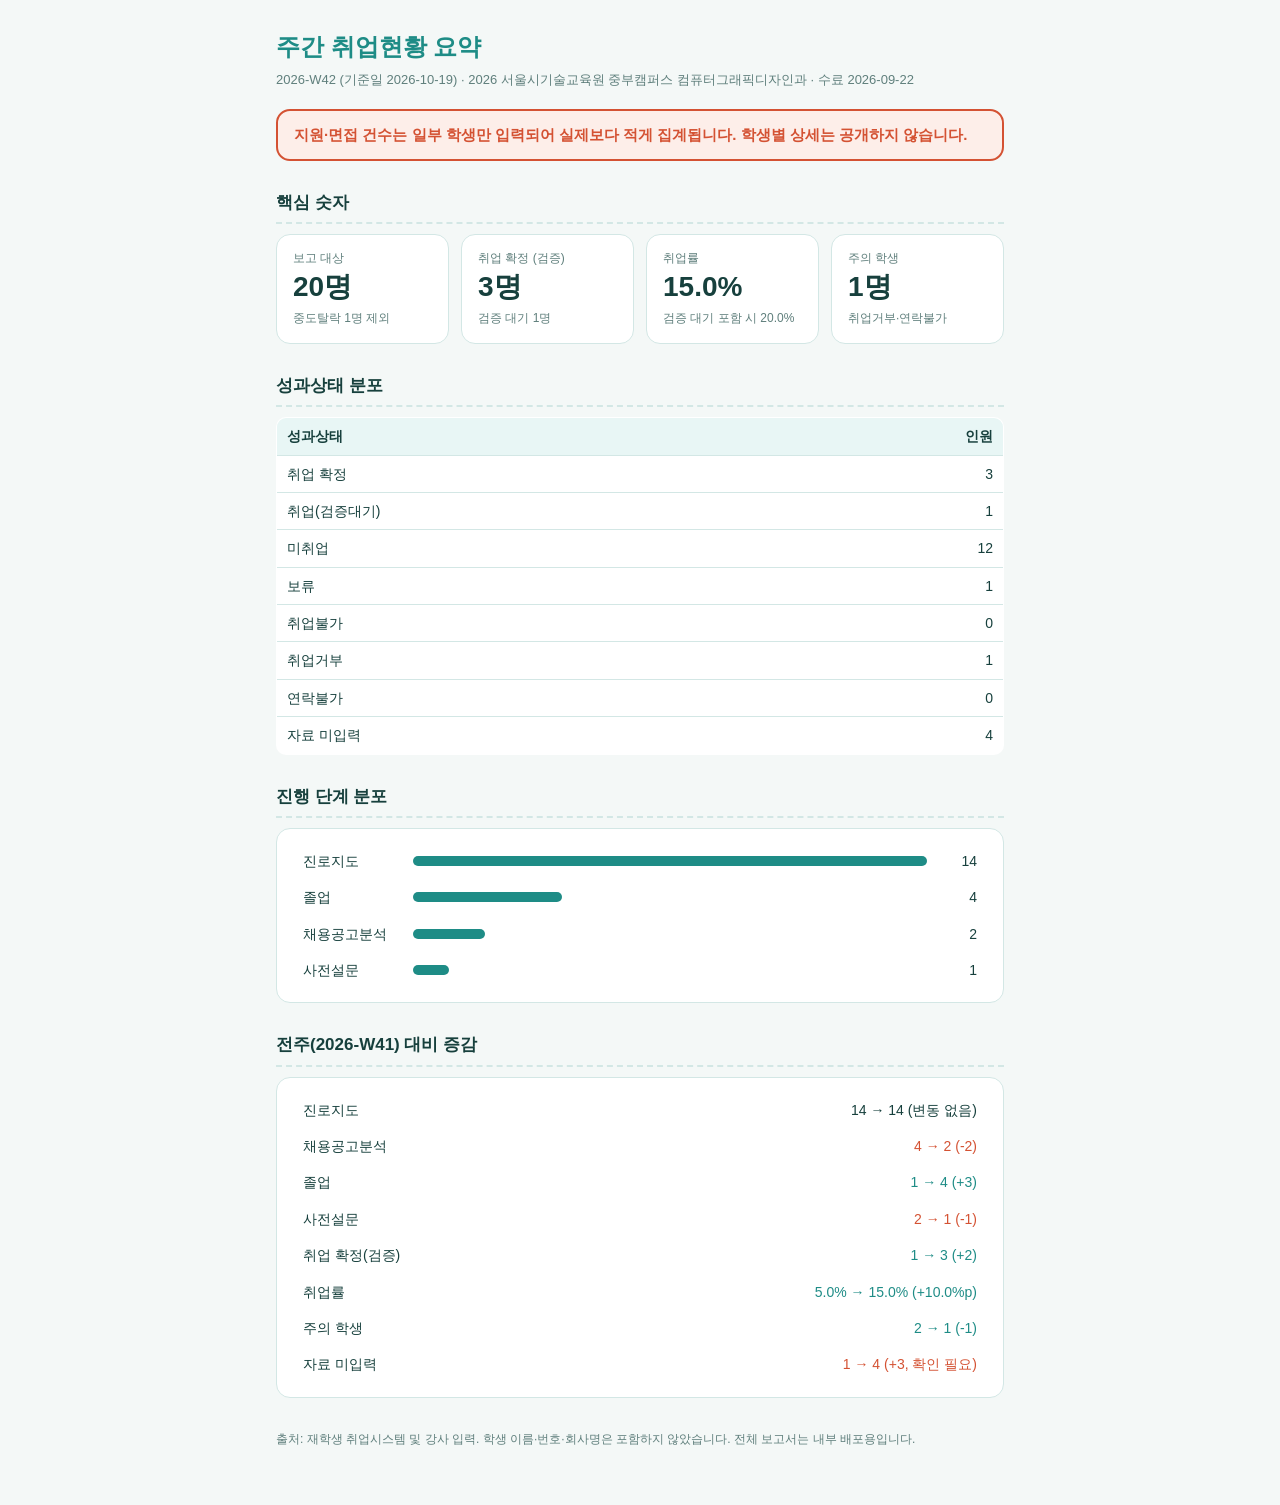
<file: reports/2026-W42.html>
<!doctype html>
<html lang="ko"><head><meta charset="utf-8"><meta name="viewport" content="width=device-width, initial-scale=1">
<meta name="robots" content="noindex">
<title>주간 취업현황 요약 2026-W42</title>
<style>
:root{--bg:#f4f8f7;--card:#fff;--ink:#17403d;--muted:#5f7f7c;--line:#d3e7e5;--accent:#1e8c86;--soft:#e8f6f5;--warn:#d45233;--warnsoft:#fdeee9}
@media (prefers-color-scheme:dark){:root{--bg:#0f1f1e;--card:#162a28;--ink:#e3f1ef;--muted:#8fb0ad;--line:#28413f;--accent:#3cc4bd;--soft:#1a3532;--warn:#ff8a6b;--warnsoft:#3a211b}}
*{box-sizing:border-box}body{margin:0;background:var(--bg);color:var(--ink);font:15px/1.6 -apple-system,"Apple SD Gothic Neo","Noto Sans KR",sans-serif}
main{max-width:760px;margin:0 auto;padding:28px 16px 56px}h1{margin:0 0 4px;font-size:24px;color:var(--accent)}
h2{margin:28px 0 10px;font-size:17px;padding-bottom:6px;border-bottom:2px dashed var(--line)}.sub{color:var(--muted);margin:0 0 18px;font-size:13px}
.grid{display:grid;grid-template-columns:repeat(auto-fit,minmax(160px,1fr));gap:12px}.card{background:var(--card);border:1px solid var(--line);border-radius:14px;padding:14px 16px}
.kpi span{display:block;color:var(--muted);font-size:12px}.kpi b{display:block;font-size:28px;line-height:1.3}.kpi small{color:var(--muted);font-size:12px}
.note{background:var(--warnsoft);border:2px solid var(--warn);border-radius:14px;padding:12px 16px;color:var(--warn);font-weight:600}
table{width:100%;border-collapse:collapse;background:var(--card);border:1px solid var(--line);border-radius:10px;overflow:hidden}
th,td{padding:7px 10px;border-bottom:1px solid var(--line);text-align:left;font-size:14px}th{background:var(--soft)}td.n,th.n{text-align:right;font-variant-numeric:tabular-nums}
.bar{height:10px;background:var(--accent);border-radius:5px;min-width:2px}footer{margin-top:32px;color:var(--muted);font-size:12px}
.up{color:var(--accent)}.down{color:var(--warn)}
</style></head><body><main>
<h1>주간 취업현황 요약</h1>
<p class="sub">2026-W42 (기준일 2026-10-19) · 2026 서울시기술교육원 중부캠퍼스 컴퓨터그래픽디자인과 · 수료 2026-09-22</p>
<div class="note">지원·면접 건수는 일부 학생만 입력되어 실제보다 적게 집계됩니다. 학생별 상세는 공개하지 않습니다.</div>
<h2>핵심 숫자</h2><div class="grid">
<div class="card kpi"><span>보고 대상</span><b>20명</b><small>중도탈락 1명 제외</small></div>
<div class="card kpi"><span>취업 확정 (검증)</span><b>3명</b><small>검증 대기 1명</small></div>
<div class="card kpi"><span>취업률</span><b>15.0%</b><small>검증 대기 포함 시 20.0%</small></div>
<div class="card kpi"><span>주의 학생</span><b>1명</b><small>취업거부·연락불가</small></div></div>
<h2>성과상태 분포</h2><table><tr><th>성과상태</th><th class="n">인원</th></tr><tr><td>취업 확정</td><td class=n>3</td></tr><tr><td>취업(검증대기)</td><td class=n>1</td></tr><tr><td>미취업</td><td class=n>12</td></tr><tr><td>보류</td><td class=n>1</td></tr><tr><td>취업불가</td><td class=n>0</td></tr><tr><td>취업거부</td><td class=n>1</td></tr><tr><td>연락불가</td><td class=n>0</td></tr><tr><td>자료 미입력</td><td class=n>4</td></tr></table>
<h2>진행 단계 분포</h2><div class="card"><table style="border:0"><tr><td style="width:110px;border:0">진로지도</td><td style="border:0"><div class="bar" style="width:100%"></div></td><td class="n" style="width:50px;border:0">14</td></tr><tr><td style="width:110px;border:0">졸업</td><td style="border:0"><div class="bar" style="width:29%"></div></td><td class="n" style="width:50px;border:0">4</td></tr><tr><td style="width:110px;border:0">채용공고분석</td><td style="border:0"><div class="bar" style="width:14%"></div></td><td class="n" style="width:50px;border:0">2</td></tr><tr><td style="width:110px;border:0">사전설문</td><td style="border:0"><div class="bar" style="width:7%"></div></td><td class="n" style="width:50px;border:0">1</td></tr></table></div>
<h2>전주(2026-W41) 대비 증감</h2><div class="card"><table style="border:0">
<tr><td style="border:0">진로지도</td><td class="n" style="border:0">14 → 14 (변동 없음)</td></tr>
<tr><td style="border:0">채용공고분석</td><td class="n down" style="border:0">4 → 2 (-2)</td></tr>
<tr><td style="border:0">졸업</td><td class="n up" style="border:0">1 → 4 (+3)</td></tr>
<tr><td style="border:0">사전설문</td><td class="n down" style="border:0">2 → 1 (-1)</td></tr>
<tr><td style="border:0">취업 확정(검증)</td><td class="n up" style="border:0">1 → 3 (+2)</td></tr>
<tr><td style="border:0">취업률</td><td class="n up" style="border:0">5.0% → 15.0% (+10.0%p)</td></tr>
<tr><td style="border:0">주의 학생</td><td class="n up" style="border:0">2 → 1 (-1)</td></tr>
<tr><td style="border:0">자료 미입력</td><td class="n down" style="border:0">1 → 4 (+3, 확인 필요)</td></tr>
</table></div>
<footer>출처: 재학생 취업시스템 및 강사 입력. 학생 이름·번호·회사명은 포함하지 않았습니다. 전체 보고서는 내부 배포용입니다.</footer>
</main></body></html>
</file>
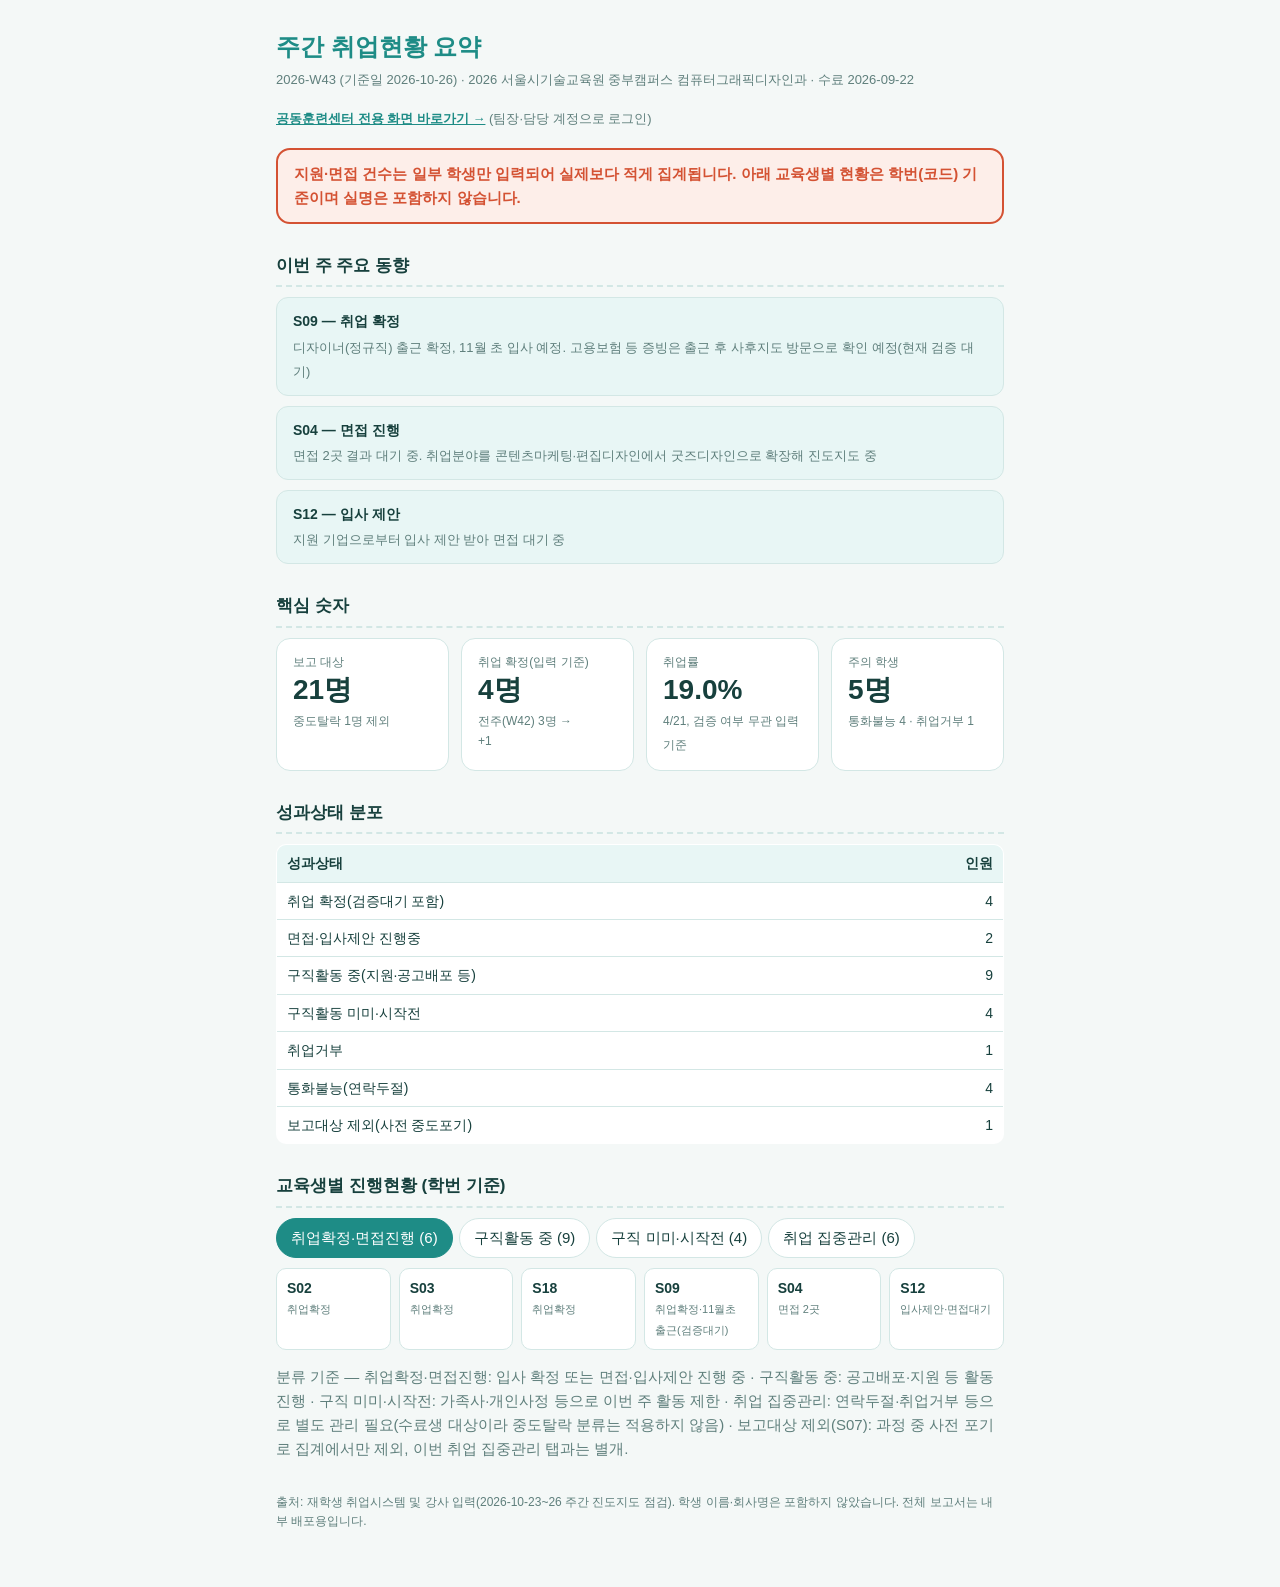
<file: reports/2026-W43.html>
<!doctype html>
<html lang="ko"><head><meta charset="utf-8"><meta name="viewport" content="width=device-width, initial-scale=1">
<meta name="robots" content="noindex">
<title>주간 취업현황 요약 2026-W43</title>
<style>
:root{--bg:#f4f8f7;--card:#fff;--ink:#17403d;--muted:#5f7f7c;--line:#d3e7e5;--accent:#1e8c86;--soft:#e8f6f5;--warn:#d45233;--warnsoft:#fdeee9}
@media (prefers-color-scheme:dark){:root{--bg:#0f1f1e;--card:#162a28;--ink:#e3f1ef;--muted:#8fb0ad;--line:#28413f;--accent:#3cc4bd;--soft:#1a3532;--warn:#ff8a6b;--warnsoft:#3a211b}}
*{box-sizing:border-box}body{margin:0;background:var(--bg);color:var(--ink);font:15px/1.6 -apple-system,"Apple SD Gothic Neo","Noto Sans KR",sans-serif}
main{max-width:760px;margin:0 auto;padding:28px 16px 56px}h1{margin:0 0 4px;font-size:24px;color:var(--accent)}
h2{margin:28px 0 10px;font-size:17px;padding-bottom:6px;border-bottom:2px dashed var(--line)}.sub{color:var(--muted);margin:0 0 18px;font-size:13px}
.grid{display:grid;grid-template-columns:repeat(auto-fit,minmax(160px,1fr));gap:12px}.card{background:var(--card);border:1px solid var(--line);border-radius:14px;padding:14px 16px}
.kpi span{display:block;color:var(--muted);font-size:12px}.kpi b{display:block;font-size:28px;line-height:1.3}.kpi small{color:var(--muted);font-size:12px}
.note{background:var(--warnsoft);border:2px solid var(--warn);border-radius:14px;padding:12px 16px;color:var(--warn);font-weight:600}
table{width:100%;border-collapse:collapse;background:var(--card);border:1px solid var(--line);border-radius:10px;overflow:hidden}
th,td{padding:7px 10px;border-bottom:1px solid var(--line);text-align:left;font-size:14px}th{background:var(--soft)}td.n,th.n{text-align:right;font-variant-numeric:tabular-nums}
.bar{height:10px;background:var(--accent);border-radius:5px;min-width:2px}footer{margin-top:32px;color:var(--muted);font-size:12px}
.up{color:var(--accent)}.down{color:var(--warn)}
.subtabs{display:flex;gap:6px;flex-wrap:wrap;margin-bottom:10px}
.subtabs button{font:inherit;padding:7px 14px;border-radius:999px;border:1px solid var(--line);background:var(--card);color:var(--ink);cursor:pointer}
.subtabs button.on{background:var(--accent);color:#fff;border-color:var(--accent)}
@media (prefers-color-scheme:dark){.subtabs button.on{color:#0f1f1e}}
.codegrid{display:grid;grid-template-columns:repeat(auto-fill,minmax(100px,1fr));gap:8px}
.codecell{background:var(--card);border:1px solid var(--line);border-radius:10px;padding:8px 10px;font-size:13px}
.codecell b{display:block;font-size:14px}
.codecell .tag{color:var(--muted);font-size:11px}
.panel[hidden]{display:none}
.spot{background:var(--soft);border:1px solid var(--line);border-radius:12px;padding:12px 16px;margin-bottom:10px}
.spot b{display:block;font-size:14px;margin-bottom:2px}
.spot span{color:var(--muted);font-size:13px}
</style></head><body><main>
<h1>주간 취업현황 요약</h1>
<p class="sub">2026-W43 (기준일 2026-10-26) · 2026 서울시기술교육원 중부캠퍼스 컴퓨터그래픽디자인과 · 수료 2026-09-22</p>
<p class="sub"><a href="https://vipermo15-dotcom.github.io/cgd-career-app/" target="_blank" rel="noopener" style="color:var(--accent);font-weight:600">공동훈련센터 전용 화면 바로가기 →</a> (팀장·담당 계정으로 로그인)</p>
<div class="note">지원·면접 건수는 일부 학생만 입력되어 실제보다 적게 집계됩니다. 아래 교육생별 현황은 학번(코드) 기준이며 실명은 포함하지 않습니다.</div>

<h2>이번 주 주요 동향</h2>
<div class="spot"><b>S09 — 취업 확정</b><span>디자이너(정규직) 출근 확정, 11월 초 입사 예정. 고용보험 등 증빙은 출근 후 사후지도 방문으로 확인 예정(현재 검증 대기)</span></div>
<div class="spot"><b>S04 — 면접 진행</b><span>면접 2곳 결과 대기 중. 취업분야를 콘텐츠마케팅·편집디자인에서 굿즈디자인으로 확장해 진도지도 중</span></div>
<div class="spot"><b>S12 — 입사 제안</b><span>지원 기업으로부터 입사 제안 받아 면접 대기 중</span></div>

<h2>핵심 숫자</h2><div class="grid">
<div class="card kpi"><span>보고 대상</span><b>21명</b><small>중도탈락 1명 제외</small></div>
<div class="card kpi"><span>취업 확정(입력 기준)</span><b>4명</b><small>전주(W42) 3명 → <span class="up">+1</span></small></div>
<div class="card kpi"><span>취업률</span><b>19.0%</b><small>4/21, 검증 여부 무관 입력 기준</small></div>
<div class="card kpi"><span>주의 학생</span><b>5명</b><small>통화불능 4 · 취업거부 1</small></div></div>

<h2>성과상태 분포</h2><table><tr><th>성과상태</th><th class="n">인원</th></tr>
<tr><td>취업 확정(검증대기 포함)</td><td class=n>4</td></tr>
<tr><td>면접·입사제안 진행중</td><td class=n>2</td></tr>
<tr><td>구직활동 중(지원·공고배포 등)</td><td class=n>9</td></tr>
<tr><td>구직활동 미미·시작전</td><td class=n>4</td></tr>
<tr><td>취업거부</td><td class=n>1</td></tr>
<tr><td>통화불능(연락두절)</td><td class=n>4</td></tr>
<tr><td>보고대상 제외(사전 중도포기)</td><td class=n>1</td></tr>
</table>

<h2>교육생별 진행현황 (학번 기준)</h2>
<div class="subtabs" role="tablist" aria-label="교육생 분류">
  <button data-sub="placed" class="on" aria-current="page">취업확정·면접진행 (6)</button>
  <button data-sub="active" aria-current="false">구직활동 중 (9)</button>
  <button data-sub="slow" aria-current="false">구직 미미·시작전 (4)</button>
  <button data-sub="attn" aria-current="false">취업 집중관리 (6)</button>
</div>
<div class="panel" data-sub-panel="placed">
  <div class="codegrid">
    <div class="codecell"><b>S02</b><span class="tag">취업확정</span></div>
    <div class="codecell"><b>S03</b><span class="tag">취업확정</span></div>
    <div class="codecell"><b>S18</b><span class="tag">취업확정</span></div>
    <div class="codecell"><b>S09</b><span class="tag">취업확정·11월초 출근(검증대기)</span></div>
    <div class="codecell"><b>S04</b><span class="tag">면접 2곳</span></div>
    <div class="codecell"><b>S12</b><span class="tag">입사제안·면접대기</span></div>
  </div>
</div>
<div class="panel" data-sub-panel="active" hidden>
  <div class="codegrid">
    <div class="codecell"><b>S05</b><span class="tag">공고배포·구직중</span></div>
    <div class="codecell"><b>S06</b><span class="tag">구직 시작</span></div>
    <div class="codecell"><b>S08</b><span class="tag">구직중</span></div>
    <div class="codecell"><b>S11</b><span class="tag">포폴전략 수정중</span></div>
    <div class="codecell"><b>S17</b><span class="tag">면담 완료</span></div>
    <div class="codecell"><b>S19</b><span class="tag">면접제의 대기</span></div>
    <div class="codecell"><b>S20</b><span class="tag">공고배포 완료</span></div>
    <div class="codecell"><b>S21</b><span class="tag">구직 시작예정</span></div>
    <div class="codecell"><b>S22</b><span class="tag">재직중·구직병행</span></div>
  </div>
</div>
<div class="panel" data-sub-panel="slow" hidden>
  <div class="codegrid">
    <div class="codecell"><b>S15</b><span class="tag">구직 미미</span></div>
  </div>
  <p class="muted small" style="color:var(--muted);margin-top:8px">이번 주 신규 구직 미미 입력은 S15 1건, 나머지 3명은 다음 점검에서 재확인 예정.</p>
</div>
<div class="panel" data-sub-panel="attn" hidden>
  <div class="codegrid">
    <div class="codecell"><b>S01</b><span class="tag">통화불능</span></div>
    <div class="codecell"><b>S10</b><span class="tag">통화불능</span></div>
    <div class="codecell"><b>S13</b><span class="tag">통화불능·집중관리</span></div>
    <div class="codecell"><b>S14</b><span class="tag">통화불능</span></div>
    <div class="codecell"><b>S16</b><span class="tag">취업거부</span></div>
    <div class="codecell"><b>S07</b><span class="tag">보고대상 제외</span></div>
  </div>
</div>
<p class="muted small" style="color:var(--muted)">분류 기준 — 취업확정·면접진행: 입사 확정 또는 면접·입사제안 진행 중 · 구직활동 중: 공고배포·지원 등 활동 진행 · 구직 미미·시작전: 가족사·개인사정 등으로 이번 주 활동 제한 · 취업 집중관리: 연락두절·취업거부 등으로 별도 관리 필요(수료생 대상이라 중도탈락 분류는 적용하지 않음) · 보고대상 제외(S07): 과정 중 사전 포기로 집계에서만 제외, 이번 취업 집중관리 탭과는 별개.</p>

<footer>출처: 재학생 취업시스템 및 강사 입력(2026-10-23~26 주간 진도지도 점검). 학생 이름·회사명은 포함하지 않았습니다. 전체 보고서는 내부 배포용입니다.</footer>
<script>
document.querySelectorAll('.subtabs button').forEach(function(b){
  b.addEventListener('click', function(){
    document.querySelectorAll('.subtabs button').forEach(function(x){
      var on = x === b; x.classList.toggle('on', on); x.setAttribute('aria-current', on ? 'page' : 'false');
    });
    document.querySelectorAll('[data-sub-panel]').forEach(function(p){ p.hidden = p.dataset.subPanel !== b.dataset.sub; });
  });
});
</script>
</main></body></html>
</file>
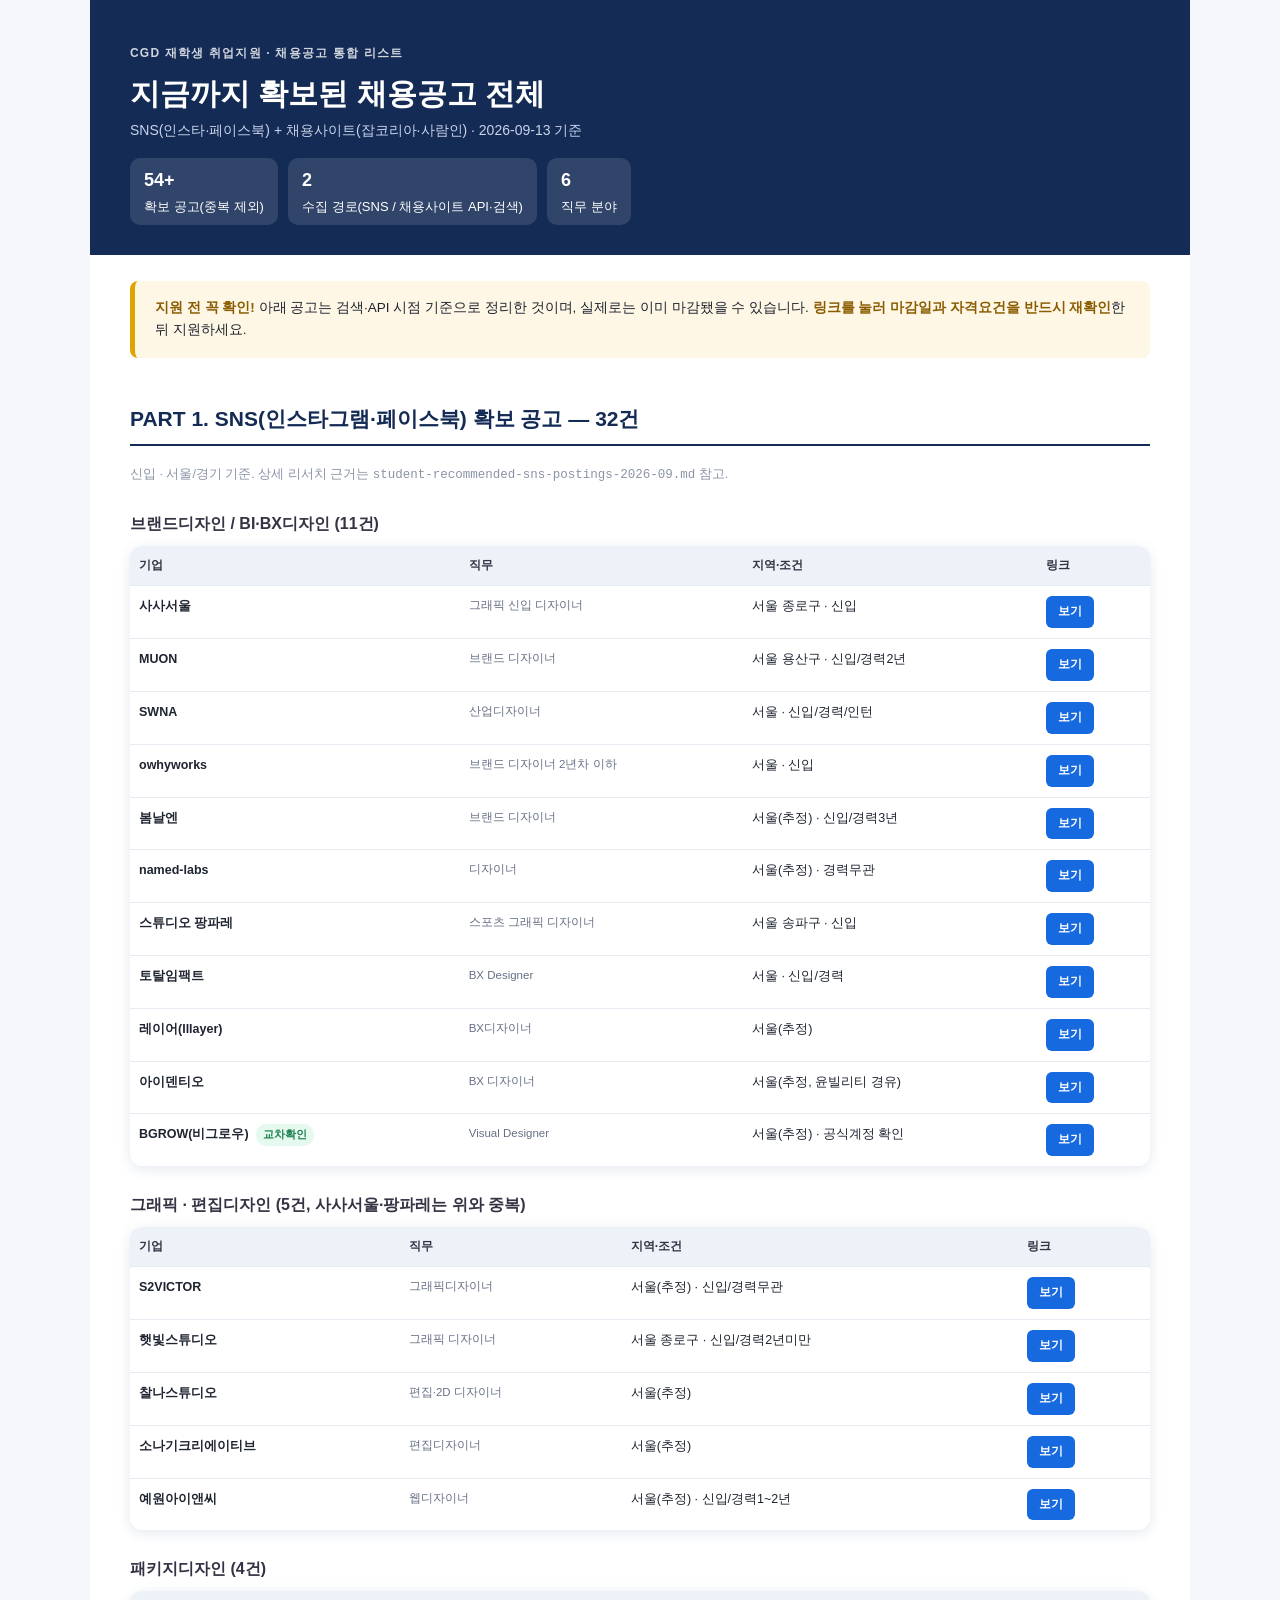
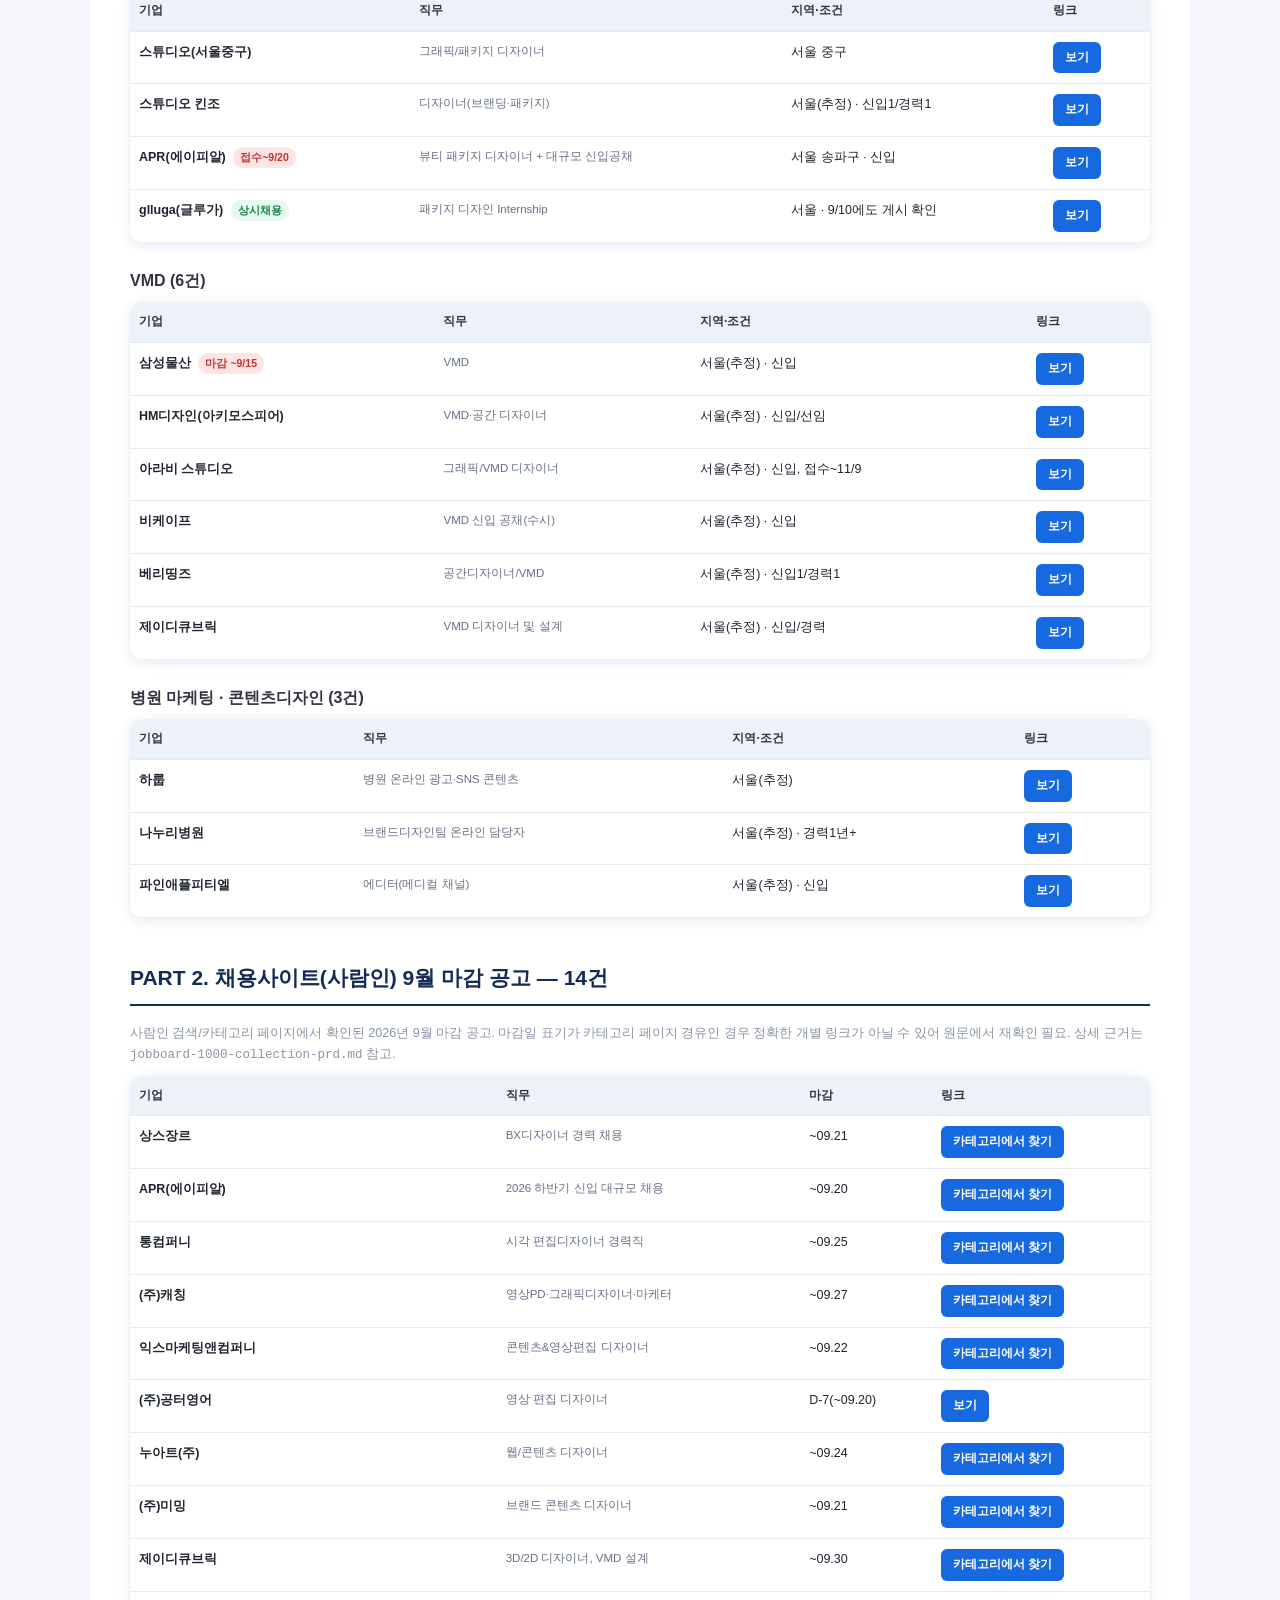
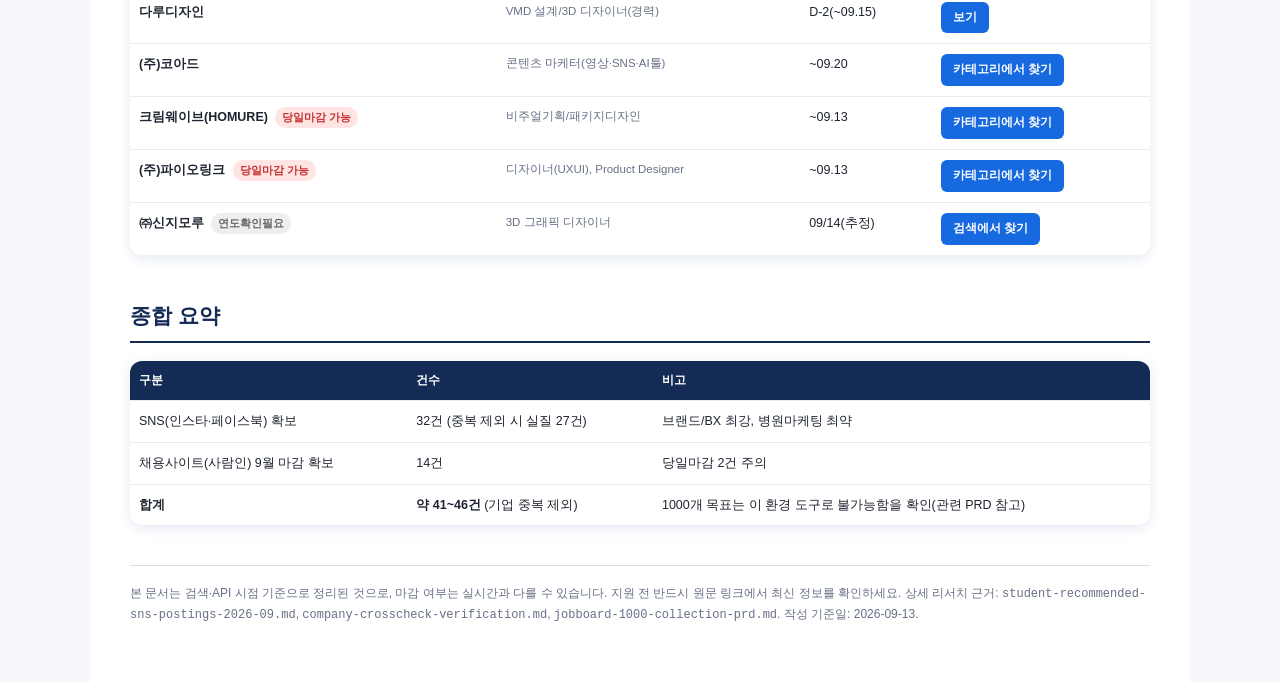
<file: docs/prd/all-postings-master-2026-09.html>
<!doctype html>
<html lang="ko">
<head>
<meta charset="utf-8">
<title>확보된 채용공고 통합 리스트</title>
<style>
body{font-family:-apple-system,BlinkMacSystemFont,"Noto Sans KR","Malgun Gothic",Arial,sans-serif;line-height:1.65;color:#1e2430;background:#f5f7fa;margin:0}
.container{max-width:1100px;margin:auto;background:#fff;padding:0 0 60px}
.hero{background:#142b55;color:#fff;padding:44px 40px 30px}
.kicker{font-size:12px;letter-spacing:.1em;font-weight:700;opacity:.8}
h1{font-size:30px;line-height:1.3;margin:10px 0 6px}
.subtitle{font-size:14px;color:#c9d4ea}
.stats{display:flex;gap:10px;flex-wrap:wrap;margin-top:16px}
.stat{background:rgba(255,255,255,.12);border-radius:10px;padding:8px 14px;font-size:13px}
.stat b{font-size:18px;display:block}
.body{padding:0 40px}
.notice{background:#fff7e6;border-left:5px solid #e0a300;padding:16px 20px;margin:26px 0;border-radius:8px;font-size:13.5px}
.notice b{color:#8a5c00}
h2{font-size:21px;margin-top:44px;padding-bottom:8px;border-bottom:2px solid #142b55;color:#142b55}
h3{font-size:16px;margin:26px 0 8px;color:#334}
.src-desc{font-size:12.5px;color:#8a94a6;margin-bottom:10px}
.tablebox{overflow-x:auto;border-radius:12px;box-shadow:0 3px 14px #e3e8f0;margin-bottom:6px}
table{border-collapse:collapse;width:100%;min-width:760px}
th{background:#edf2f8;text-align:left;padding:10px 9px;font-size:12px;color:#334}
td{border-top:1px solid #e7ebf1;padding:10px 9px;vertical-align:top;font-size:12.5px}
.role{color:#667085;font-size:11.5px}
.btn{display:inline-block;background:#1769e0;color:#fff !important;text-decoration:none;padding:6px 12px;border-radius:6px;font-weight:700;font-size:12px;white-space:nowrap}
.btn:hover{background:#0e4fae}
.tag{display:inline-block;font-size:10.5px;font-weight:700;border-radius:10px;padding:2px 7px;margin-left:4px}
.tag.hot{background:#ffe4e4;color:#c53030}
.tag.ok{background:#e6f9ee;color:#1a7f4e}
.tag.unk{background:#eee;color:#666}
.summary-table th{background:#142b55;color:#fff}
.footer{margin-top:40px;padding-top:18px;border-top:1px solid #ddd;font-size:12px;color:#667085}
@media(max-width:700px){.hero,.body{padding-left:18px;padding-right:18px}}
</style>
</head>
<body>
<div class="container">
  <div class="hero">
    <div class="kicker">CGD 재학생 취업지원 · 채용공고 통합 리스트</div>
    <h1>지금까지 확보된 채용공고 전체</h1>
    <div class="subtitle">SNS(인스타·페이스북) + 채용사이트(잡코리아·사람인) · 2026-09-13 기준</div>
    <div class="stats">
      <div class="stat"><b>54+</b>확보 공고(중복 제외)</div>
      <div class="stat"><b>2</b>수집 경로(SNS / 채용사이트 API·검색)</div>
      <div class="stat"><b>6</b>직무 분야</div>
    </div>
  </div>

  <div class="body">
    <div class="notice">
      <b>지원 전 꼭 확인!</b> 아래 공고는 검색·API 시점 기준으로 정리한 것이며, 실제로는 이미 마감됐을 수 있습니다.
      <b>링크를 눌러 마감일과 자격요건을 반드시 재확인</b>한 뒤 지원하세요.
    </div>

    <h2>PART 1. SNS(인스타그램·페이스북) 확보 공고 — 32건</h2>
    <div class="src-desc">신입 · 서울/경기 기준. 상세 리서치 근거는 <code>student-recommended-sns-postings-2026-09.md</code> 참고.</div>

    <h3>브랜드디자인 / BI·BX디자인 (11건)</h3>
    <div class="tablebox"><table>
      <thead><tr><th>기업</th><th>직무</th><th>지역·조건</th><th>링크</th></tr></thead>
      <tbody>
        <tr><td><b>사사서울</b></td><td class="role">그래픽 신입 디자이너</td><td>서울 종로구 · 신입</td><td><a class="btn" href="https://www.instagram.com/reel/DPv0giYE9d8/" target="_blank" rel="noopener">보기</a></td></tr>
        <tr><td><b>MUON</b></td><td class="role">브랜드 디자이너</td><td>서울 용산구 · 신입/경력2년</td><td><a class="btn" href="https://www.instagram.com/p/DbFoXtcHx1W/" target="_blank" rel="noopener">보기</a></td></tr>
        <tr><td><b>SWNA</b></td><td class="role">산업디자이너</td><td>서울 · 신입/경력/인턴</td><td><a class="btn" href="https://www.instagram.com/reel/CzagYh6RxV6/" target="_blank" rel="noopener">보기</a></td></tr>
        <tr><td><b>owhyworks</b></td><td class="role">브랜드 디자이너 2년차 이하</td><td>서울 · 신입</td><td><a class="btn" href="https://www.instagram.com/p/DQL5U7cEl2e/" target="_blank" rel="noopener">보기</a></td></tr>
        <tr><td><b>봄날엔</b></td><td class="role">브랜드 디자이너</td><td>서울(추정) · 신입/경력3년</td><td><a class="btn" href="https://www.instagram.com/p/DTZySpejyX-/" target="_blank" rel="noopener">보기</a></td></tr>
        <tr><td><b>named-labs</b></td><td class="role">디자이너</td><td>서울(추정) · 경력무관</td><td><a class="btn" href="https://www.instagram.com/reel/DOsau-rD_gm/" target="_blank" rel="noopener">보기</a></td></tr>
        <tr><td><b>스튜디오 팡파레</b></td><td class="role">스포츠 그래픽 디자이너</td><td>서울 송파구 · 신입</td><td><a class="btn" href="https://www.instagram.com/p/DMFP7KBTMxl/" target="_blank" rel="noopener">보기</a></td></tr>
        <tr><td><b>토탈임팩트</b></td><td class="role">BX Designer</td><td>서울 · 신입/경력</td><td><a class="btn" href="https://www.facebook.com/totalimpactseoul/posts/705282451619452/" target="_blank" rel="noopener">보기</a></td></tr>
        <tr><td><b>레이어(lllayer)</b></td><td class="role">BX디자이너</td><td>서울(추정)</td><td><a class="btn" href="https://www.facebook.com/lllayer.experience/posts/5148594525255814/" target="_blank" rel="noopener">보기</a></td></tr>
        <tr><td><b>아이덴티오</b></td><td class="role">BX 디자이너</td><td>서울(추정, 윤빌리티 경유)</td><td><a class="btn" href="https://www.facebook.com/yoonbility/posts/1428152945655181/" target="_blank" rel="noopener">보기</a></td></tr>
        <tr><td><b>BGROW(비그로우)</b> <span class="tag ok">교차확인</span></td><td class="role">Visual Designer</td><td>서울(추정) · 공식계정 확인</td><td><a class="btn" href="https://www.instagram.com/bgrow.korea/" target="_blank" rel="noopener">보기</a></td></tr>
      </tbody>
    </table></div>

    <h3>그래픽 · 편집디자인 (5건, 사사서울·팡파레는 위와 중복)</h3>
    <div class="tablebox"><table>
      <thead><tr><th>기업</th><th>직무</th><th>지역·조건</th><th>링크</th></tr></thead>
      <tbody>
        <tr><td><b>S2VICTOR</b></td><td class="role">그래픽디자이너</td><td>서울(추정) · 신입/경력무관</td><td><a class="btn" href="https://www.instagram.com/p/DcR5N45z5sl/" target="_blank" rel="noopener">보기</a></td></tr>
        <tr><td><b>햇빛스튜디오</b></td><td class="role">그래픽 디자이너</td><td>서울 종로구 · 신입/경력2년미만</td><td><a class="btn" href="https://www.instagram.com/p/CMbCvr9nqtl/" target="_blank" rel="noopener">보기</a></td></tr>
        <tr><td><b>찰나스튜디오</b></td><td class="role">편집·2D 디자이너</td><td>서울(추정)</td><td><a class="btn" href="https://www.facebook.com/mediajob/posts/1822368182456637/" target="_blank" rel="noopener">보기</a></td></tr>
        <tr><td><b>소나기크리에이티브</b></td><td class="role">편집디자이너</td><td>서울(추정)</td><td><a class="btn" href="https://www.facebook.com/sonagi.creative/posts/1223507033107825/" target="_blank" rel="noopener">보기</a></td></tr>
        <tr><td><b>예원아이앤씨</b></td><td class="role">웹디자이너</td><td>서울(추정) · 신입/경력1~2년</td><td><a class="btn" href="https://www.facebook.com/designerjob/photos/1814324528782079/" target="_blank" rel="noopener">보기</a></td></tr>
      </tbody>
    </table></div>

    <h3>패키지디자인 (4건)</h3>
    <div class="tablebox"><table>
      <thead><tr><th>기업</th><th>직무</th><th>지역·조건</th><th>링크</th></tr></thead>
      <tbody>
        <tr><td><b>스튜디오(서울중구)</b></td><td class="role">그래픽/패키지 디자이너</td><td>서울 중구</td><td><a class="btn" href="https://www.instagram.com/p/DQD7y1ZibLc/" target="_blank" rel="noopener">보기</a></td></tr>
        <tr><td><b>스튜디오 킨조</b></td><td class="role">디자이너(브랜딩·패키지)</td><td>서울(추정) · 신입1/경력1</td><td><a class="btn" href="https://www.facebook.com/joinhyuk/videos/1955528458508905/" target="_blank" rel="noopener">보기</a></td></tr>
        <tr><td><b>APR(에이피알)</b> <span class="tag hot">접수~9/20</span></td><td class="role">뷰티 패키지 디자이너 + 대규모 신입공채</td><td>서울 송파구 · 신입</td><td><a class="btn" href="https://www.facebook.com/yoonbility/posts/1738624247941381/" target="_blank" rel="noopener">보기</a></td></tr>
        <tr><td><b>glluga(글루가)</b> <span class="tag ok">상시채용</span></td><td class="role">패키지 디자인 Internship</td><td>서울 · 9/10에도 게시 확인</td><td><a class="btn" href="https://inthiswork.com/archives/384296" target="_blank" rel="noopener">보기</a></td></tr>
      </tbody>
    </table></div>

    <h3>VMD (6건)</h3>
    <div class="tablebox"><table>
      <thead><tr><th>기업</th><th>직무</th><th>지역·조건</th><th>링크</th></tr></thead>
      <tbody>
        <tr><td><b>삼성물산</b> <span class="tag hot">마감 ~9/15</span></td><td class="role">VMD</td><td>서울(추정) · 신입</td><td><a class="btn" href="https://www.instagram.com/p/DdInhk5E1in/" target="_blank" rel="noopener">보기</a></td></tr>
        <tr><td><b>HM디자인(아키모스피어)</b></td><td class="role">VMD·공간 디자이너</td><td>서울(추정) · 신입/선임</td><td><a class="btn" href="https://www.instagram.com/p/DdDGxODkocm/" target="_blank" rel="noopener">보기</a></td></tr>
        <tr><td><b>아라비 스튜디오</b></td><td class="role">그래픽/VMD 디자이너</td><td>서울(추정) · 신입, 접수~11/9</td><td><a class="btn" href="https://www.instagram.com/p/DQmHpcogZkS/" target="_blank" rel="noopener">보기</a></td></tr>
        <tr><td><b>비케이프</b></td><td class="role">VMD 신입 공채(수시)</td><td>서울(추정) · 신입</td><td><a class="btn" href="https://www.instagram.com/p/DdI6EK7INCe/" target="_blank" rel="noopener">보기</a></td></tr>
        <tr><td><b>베리띵즈</b></td><td class="role">공간디자이너/VMD</td><td>서울(추정) · 신입1/경력1</td><td><a class="btn" href="https://www.facebook.com/verythings/photos/1208350774629541/" target="_blank" rel="noopener">보기</a></td></tr>
        <tr><td><b>제이디큐브릭</b></td><td class="role">VMD 디자이너 및 설계</td><td>서울(추정) · 신입/경력</td><td><a class="btn" href="https://www.facebook.com/photo.php?fbid=3184256181788900" target="_blank" rel="noopener">보기</a></td></tr>
      </tbody>
    </table></div>

    <h3>병원 마케팅 · 콘텐츠디자인 (3건)</h3>
    <div class="tablebox"><table>
      <thead><tr><th>기업</th><th>직무</th><th>지역·조건</th><th>링크</th></tr></thead>
      <tbody>
        <tr><td><b>하룹</b></td><td class="role">병원 온라인 광고·SNS 콘텐츠</td><td>서울(추정)</td><td><a class="btn" href="https://www.instagram.com/p/DRZSjCCEoPE/" target="_blank" rel="noopener">보기</a></td></tr>
        <tr><td><b>나누리병원</b></td><td class="role">브랜드디자인팀 온라인 담당자</td><td>서울(추정) · 경력1년+</td><td><a class="btn" href="https://www.facebook.com/na9797/videos/2431488550506534/" target="_blank" rel="noopener">보기</a></td></tr>
        <tr><td><b>파인애플피티엘</b></td><td class="role">에디터(메디컬 채널)</td><td>서울(추정) · 신입</td><td><a class="btn" href="https://www.facebook.com/p/파인애플피티엘--100069061254323/" target="_blank" rel="noopener">보기</a></td></tr>
      </tbody>
    </table></div>

    <h2>PART 2. 채용사이트(사람인) 9월 마감 공고 — 14건</h2>
    <div class="src-desc">사람인 검색/카테고리 페이지에서 확인된 2026년 9월 마감 공고. 마감일 표기가 카테고리 페이지 경유인 경우 정확한 개별 링크가 아닐 수 있어 원문에서 재확인 필요. 상세 근거는 <code>jobboard-1000-collection-prd.md</code> 참고.</div>
    <div class="tablebox"><table>
      <thead><tr><th>기업</th><th>직무</th><th>마감</th><th>링크</th></tr></thead>
      <tbody>
        <tr><td><b>상스장르</b></td><td class="role">BX디자이너 경력 채용</td><td>~09.21</td><td><a class="btn" href="https://www.saramin.co.kr/zf_user/jobs/list/job-category?cat_kewd=1515" target="_blank" rel="noopener">카테고리에서 찾기</a></td></tr>
        <tr><td><b>APR(에이피알)</b></td><td class="role">2026 하반기 신입 대규모 채용</td><td>~09.20</td><td><a class="btn" href="https://www.saramin.co.kr/zf_user/jobs/list/job-category?cat_kewd=1515" target="_blank" rel="noopener">카테고리에서 찾기</a></td></tr>
        <tr><td><b>통컴퍼니</b></td><td class="role">시각 편집디자이너 경력직</td><td>~09.25</td><td><a class="btn" href="https://www.saramin.co.kr/zf_user/jobs/list/job-category?cat_kewd=1519" target="_blank" rel="noopener">카테고리에서 찾기</a></td></tr>
        <tr><td><b>(주)캐칭</b></td><td class="role">영상PD·그래픽디자이너·마케터</td><td>~09.27</td><td><a class="btn" href="https://www.saramin.co.kr/zf_user/jobs/list/job-category?cat_kewd=1373" target="_blank" rel="noopener">카테고리에서 찾기</a></td></tr>
        <tr><td><b>익스마케팅앤컴퍼니</b></td><td class="role">콘텐츠&영상편집 디자이너</td><td>~09.22</td><td><a class="btn" href="https://www.saramin.co.kr/zf_user/jobs/list/job-category?cat_kewd=1298" target="_blank" rel="noopener">카테고리에서 찾기</a></td></tr>
        <tr><td><b>(주)공터영어</b></td><td class="role">영상 편집 디자이너</td><td>D-7(~09.20)</td><td><a class="btn" href="https://www.saramin.co.kr/zf_user/jobs/relay/view?rec_idx=54121521" target="_blank" rel="noopener">보기</a></td></tr>
        <tr><td><b>누아트(주)</b></td><td class="role">웹/콘텐츠 디자이너</td><td>~09.24</td><td><a class="btn" href="https://www.saramin.co.kr/zf_user/jobs/list/job-category?cat_kewd=1486" target="_blank" rel="noopener">카테고리에서 찾기</a></td></tr>
        <tr><td><b>(주)미밍</b></td><td class="role">브랜드 콘텐츠 디자이너</td><td>~09.21</td><td><a class="btn" href="https://www.saramin.co.kr/zf_user/jobs/list/job-category?cat_kewd=1486" target="_blank" rel="noopener">카테고리에서 찾기</a></td></tr>
        <tr><td><b>제이디큐브릭</b></td><td class="role">3D/2D 디자이너, VMD 설계</td><td>~09.30</td><td><a class="btn" href="https://m.saramin.co.kr/job-industry/ids-list?ind_key=51104" target="_blank" rel="noopener">카테고리에서 찾기</a></td></tr>
        <tr><td><b>다루디자인</b></td><td class="role">VMD 설계/3D 디자이너(경력)</td><td>D-2(~09.15)</td><td><a class="btn" href="https://www.saramin.co.kr/zf_user/jobs/relay/view?rec_idx=54293555" target="_blank" rel="noopener">보기</a></td></tr>
        <tr><td><b>(주)코아드</b></td><td class="role">콘텐츠 마케터(영상·SNS·AI툴)</td><td>~09.20</td><td><a class="btn" href="https://www.saramin.co.kr/zf_user/jobs/list/job-category?cat_kewd=1298" target="_blank" rel="noopener">카테고리에서 찾기</a></td></tr>
        <tr><td><b>크림웨이브(HOMURE)</b> <span class="tag hot">당일마감 가능</span></td><td class="role">비주얼기획/패키지디자인</td><td>~09.13</td><td><a class="btn" href="https://m.saramin.co.kr/job-industry/job-list?is_detail_search=y&cat_kewd=1486" target="_blank" rel="noopener">카테고리에서 찾기</a></td></tr>
        <tr><td><b>(주)파이오링크</b> <span class="tag hot">당일마감 가능</span></td><td class="role">디자이너(UXUI), Product Designer</td><td>~09.13</td><td><a class="btn" href="https://www.saramin.co.kr/zf_user/jobs/list/job-category?cat_kewd=1690" target="_blank" rel="noopener">카테고리에서 찾기</a></td></tr>
        <tr><td><b>㈜신지모루</b> <span class="tag unk">연도확인필요</span></td><td class="role">3D 그래픽 디자이너</td><td>09/14(추정)</td><td><a class="btn" href="https://www.jobkorea.co.kr/Search?stext=%EC%8B%9C%EA%B0%81+%EB%94%94%EC%9E%90%EC%9D%B8%EA%B4%80%EB%A6%AC" target="_blank" rel="noopener">검색에서 찾기</a></td></tr>
      </tbody>
    </table></div>

    <h2>종합 요약</h2>
    <div class="tablebox"><table class="summary-table">
      <thead><tr><th>구분</th><th>건수</th><th>비고</th></tr></thead>
      <tbody>
        <tr><td>SNS(인스타·페이스북) 확보</td><td>32건 (중복 제외 시 실질 27건)</td><td>브랜드/BX 최강, 병원마케팅 최약</td></tr>
        <tr><td>채용사이트(사람인) 9월 마감 확보</td><td>14건</td><td>당일마감 2건 주의</td></tr>
        <tr><td><b>합계</b></td><td><b>약 41~46건</b> (기업 중복 제외)</td><td>1000개 목표는 이 환경 도구로 불가능함을 확인(관련 PRD 참고)</td></tr>
      </tbody>
    </table></div>

    <div class="footer">
      본 문서는 검색·API 시점 기준으로 정리된 것으로, 마감 여부는 실시간과 다를 수 있습니다. 지원 전 반드시 원문 링크에서 최신 정보를 확인하세요.
      상세 리서치 근거: <code>student-recommended-sns-postings-2026-09.md</code>, <code>company-crosscheck-verification.md</code>, <code>jobboard-1000-collection-prd.md</code>. 작성 기준일: 2026-09-13.
    </div>
  </div>
</div>
</body>
</html>
</file>
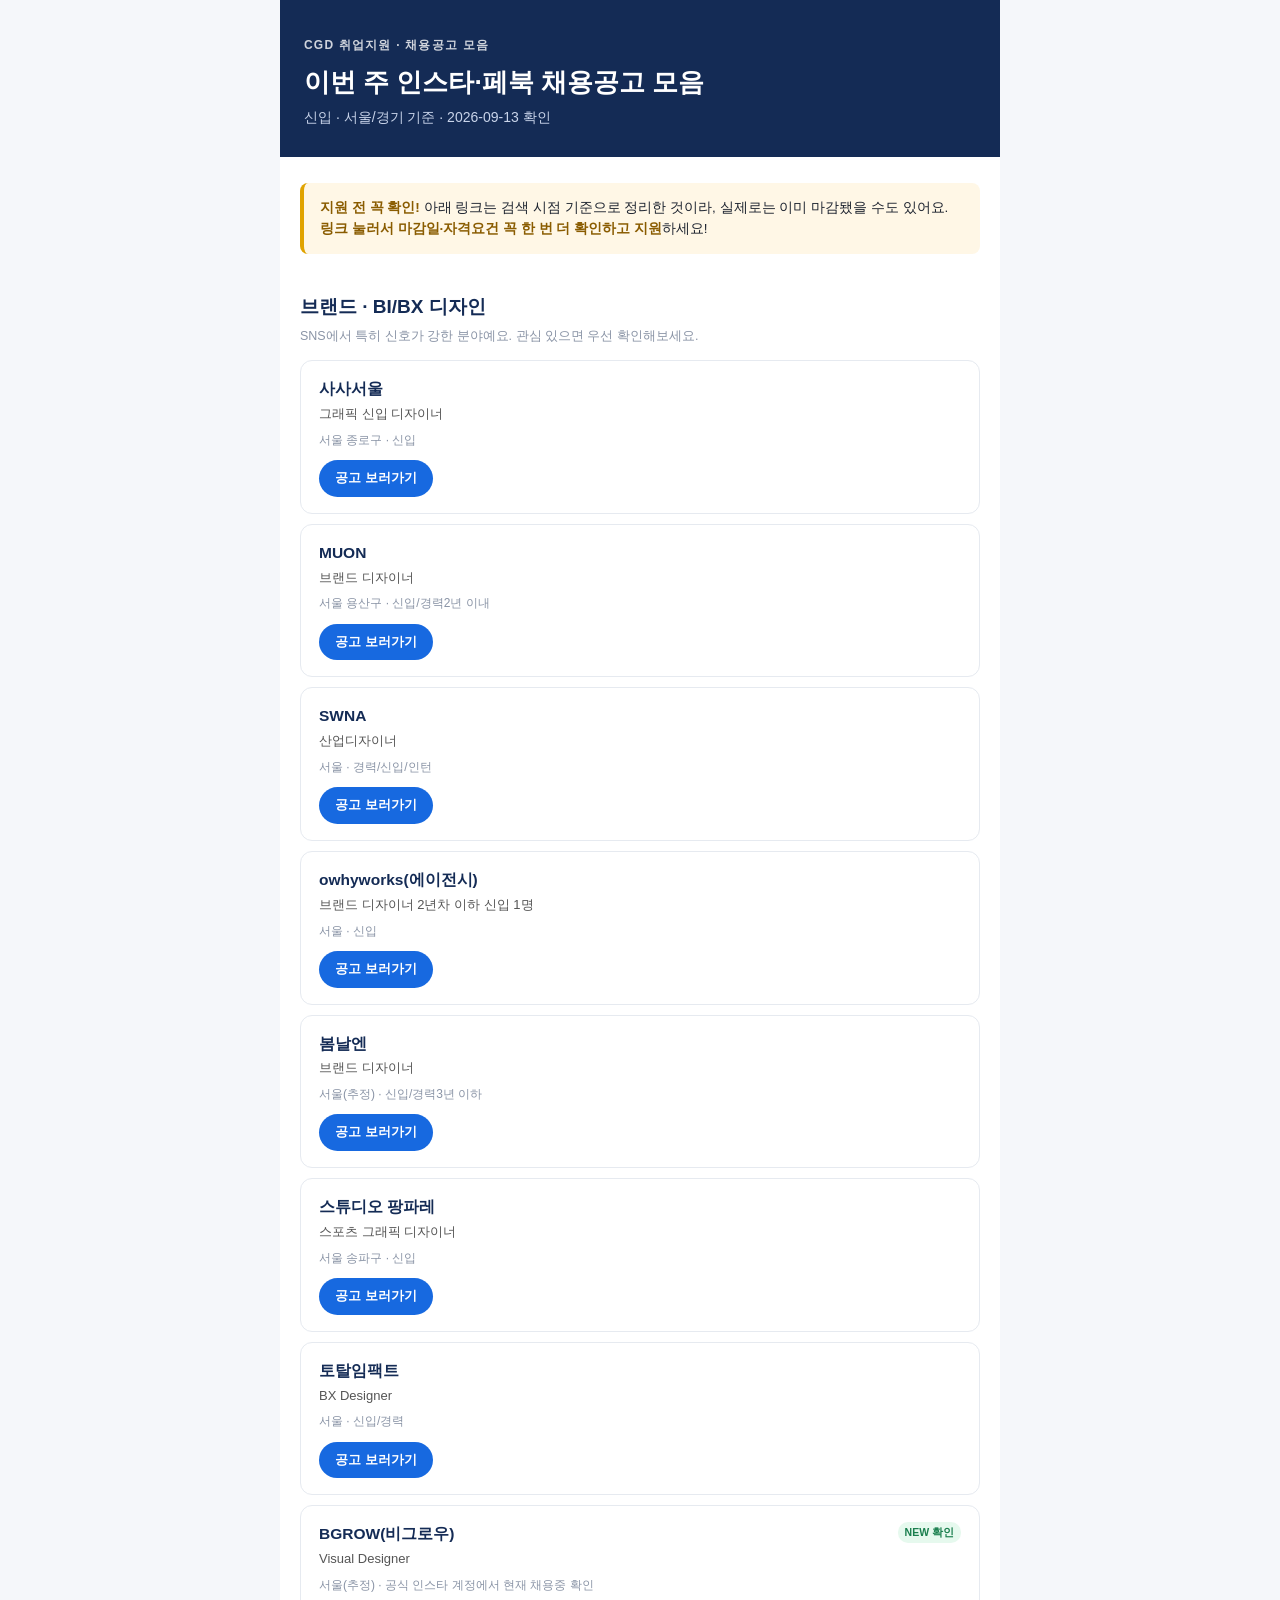
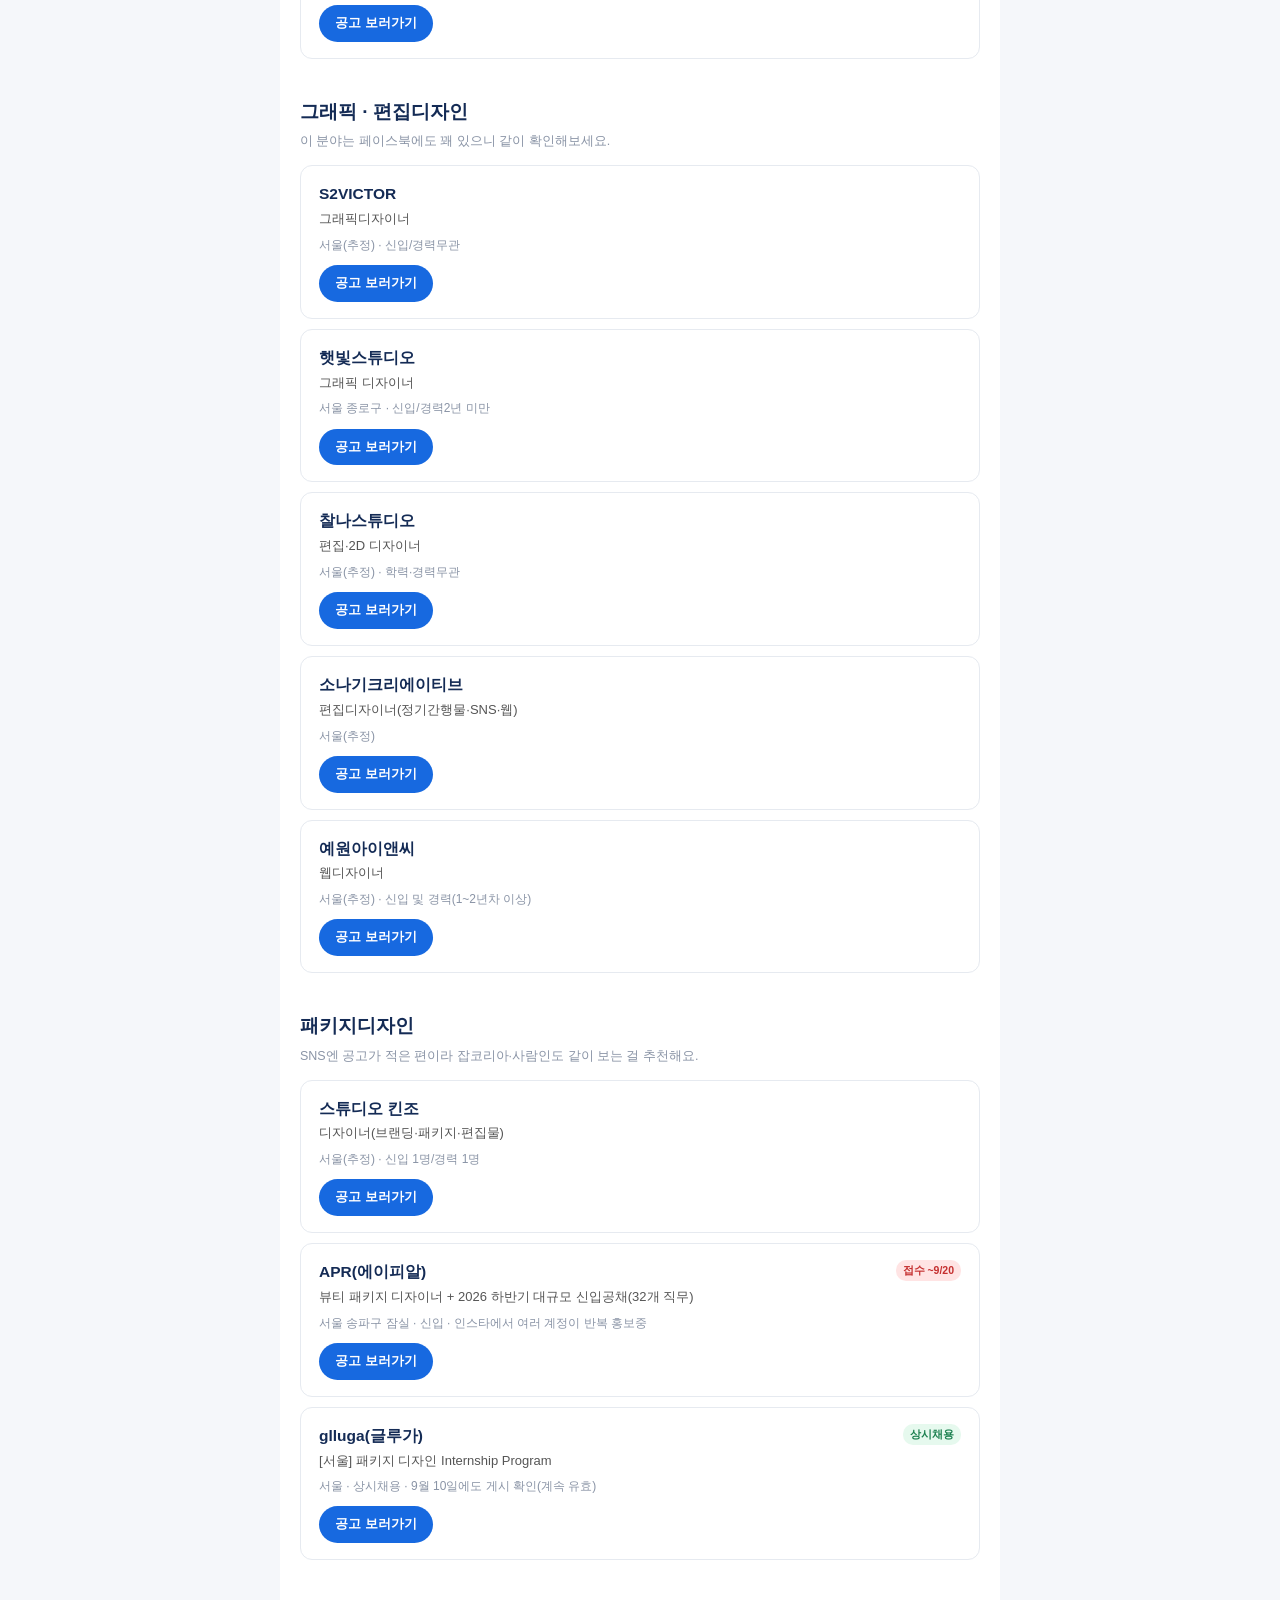
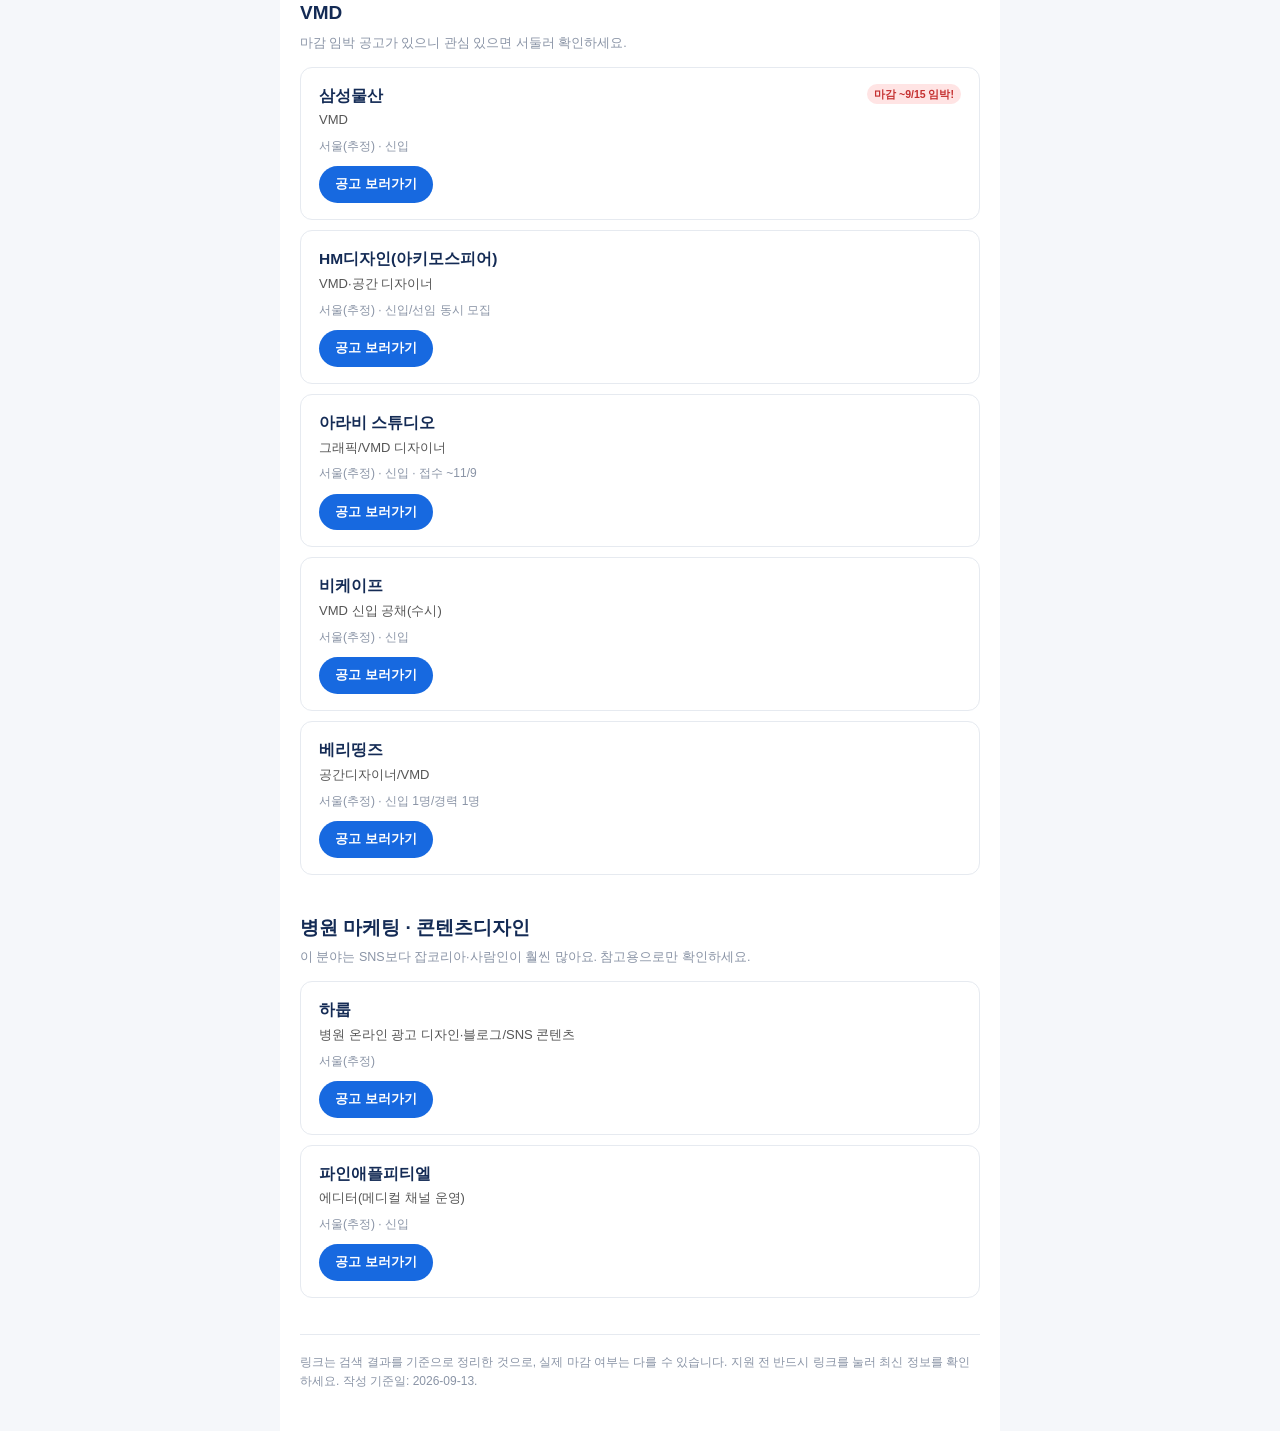
<file: docs/prd/student-broadcast-2026-09.html>
<!doctype html>
<html lang="ko">
<head>
<meta charset="utf-8">
<title>이번 주 채용공고 모음</title>
<style>
body{font-family:-apple-system,BlinkMacSystemFont,"Noto Sans KR","Malgun Gothic",Arial,sans-serif;line-height:1.6;color:#1e2430;background:#f5f7fa;margin:0}
.container{max-width:720px;margin:auto;background:#fff}
.hero{background:#142b55;color:#fff;padding:36px 24px 28px}
.kicker{font-size:12px;letter-spacing:.1em;font-weight:700;opacity:.8}
h1{font-size:26px;line-height:1.35;margin:10px 0 6px}
.subtitle{font-size:14px;color:#c9d4ea}
.body{padding:4px 20px 40px}
.notice{background:#fff7e6;border-left:4px solid #e0a300;padding:14px 16px;margin:22px 0;border-radius:8px;font-size:13.5px}
.notice b{color:#8a5c00}
h2{font-size:19px;margin:38px 0 4px;color:#142b55}
.field-desc{font-size:12.5px;color:#8a94a6;margin-bottom:14px}
.card{border:1px solid #e6eaf0;border-radius:12px;padding:16px 18px;margin:10px 0;background:#fff}
.card-top{display:flex;justify-content:space-between;align-items:flex-start;gap:10px;flex-wrap:wrap}
.company{font-size:15.5px;font-weight:800;color:#142b55}
.role{font-size:13px;color:#555;margin-top:2px}
.meta{font-size:12px;color:#8a94a6;margin-top:6px}
.tag{display:inline-block;font-size:10.5px;font-weight:700;border-radius:10px;padding:2px 7px;margin-left:4px;vertical-align:middle}
.tag.hot{background:#ffe4e4;color:#c53030}
.tag.new{background:#e6f9ee;color:#1a7f4e}
.btn{display:inline-block;background:#1769e0;color:#fff !important;text-decoration:none;padding:8px 16px;border-radius:20px;font-weight:700;font-size:13px;white-space:nowrap;margin-top:10px}
.btn:hover{background:#0e4fae}
.footer{margin-top:36px;padding-top:18px;border-top:1px solid #e6eaf0;font-size:12px;color:#8a94a6}
@media(max-width:480px){.hero,.body{padding-left:16px;padding-right:16px}}
</style>
</head>
<body>
<div class="container">
  <div class="hero">
    <div class="kicker">CGD 취업지원 · 채용공고 모음</div>
    <h1>이번 주 인스타·페북 채용공고 모음</h1>
    <div class="subtitle">신입 · 서울/경기 기준 · 2026-09-13 확인</div>
  </div>

  <div class="body">
    <div class="notice">
      <b>지원 전 꼭 확인!</b> 아래 링크는 검색 시점 기준으로 정리한 것이라, 실제로는 이미 마감됐을 수도 있어요.
      <b>링크 눌러서 마감일·자격요건 꼭 한 번 더 확인하고 지원</b>하세요!
    </div>

    <h2>브랜드 · BI/BX 디자인</h2>
    <div class="field-desc">SNS에서 특히 신호가 강한 분야예요. 관심 있으면 우선 확인해보세요.</div>

    <div class="card">
      <div class="card-top"><div><div class="company">사사서울</div><div class="role">그래픽 신입 디자이너</div></div></div>
      <div class="meta">서울 종로구 · 신입</div>
      <a class="btn" href="https://www.instagram.com/reel/DPv0giYE9d8/" target="_blank" rel="noopener">공고 보러가기</a>
    </div>
    <div class="card">
      <div class="card-top"><div><div class="company">MUON</div><div class="role">브랜드 디자이너</div></div></div>
      <div class="meta">서울 용산구 · 신입/경력2년 이내</div>
      <a class="btn" href="https://www.instagram.com/p/DbFoXtcHx1W/" target="_blank" rel="noopener">공고 보러가기</a>
    </div>
    <div class="card">
      <div class="card-top"><div><div class="company">SWNA</div><div class="role">산업디자이너</div></div></div>
      <div class="meta">서울 · 경력/신입/인턴</div>
      <a class="btn" href="https://www.instagram.com/reel/CzagYh6RxV6/" target="_blank" rel="noopener">공고 보러가기</a>
    </div>
    <div class="card">
      <div class="card-top"><div><div class="company">owhyworks(에이전시)</div><div class="role">브랜드 디자이너 2년차 이하 신입 1명</div></div></div>
      <div class="meta">서울 · 신입</div>
      <a class="btn" href="https://www.instagram.com/p/DQL5U7cEl2e/" target="_blank" rel="noopener">공고 보러가기</a>
    </div>
    <div class="card">
      <div class="card-top"><div><div class="company">봄날엔</div><div class="role">브랜드 디자이너</div></div></div>
      <div class="meta">서울(추정) · 신입/경력3년 이하</div>
      <a class="btn" href="https://www.instagram.com/p/DTZySpejyX-/" target="_blank" rel="noopener">공고 보러가기</a>
    </div>
    <div class="card">
      <div class="card-top"><div><div class="company">스튜디오 팡파레</div><div class="role">스포츠 그래픽 디자이너</div></div></div>
      <div class="meta">서울 송파구 · 신입</div>
      <a class="btn" href="https://www.instagram.com/p/DMFP7KBTMxl/" target="_blank" rel="noopener">공고 보러가기</a>
    </div>
    <div class="card">
      <div class="card-top"><div><div class="company">토탈임팩트</div><div class="role">BX Designer</div></div></div>
      <div class="meta">서울 · 신입/경력</div>
      <a class="btn" href="https://www.facebook.com/totalimpactseoul/posts/705282451619452/" target="_blank" rel="noopener">공고 보러가기</a>
    </div>
    <div class="card">
      <div class="card-top"><div><div class="company">BGROW(비그로우)</div><div class="role">Visual Designer</div></div> <span class="tag new">NEW 확인</span></div>
      <div class="meta">서울(추정) · 공식 인스타 계정에서 현재 채용중 확인</div>
      <a class="btn" href="https://www.instagram.com/bgrow.korea/" target="_blank" rel="noopener">공고 보러가기</a>
    </div>

    <h2>그래픽 · 편집디자인</h2>
    <div class="field-desc">이 분야는 페이스북에도 꽤 있으니 같이 확인해보세요.</div>

    <div class="card">
      <div class="card-top"><div><div class="company">S2VICTOR</div><div class="role">그래픽디자이너</div></div></div>
      <div class="meta">서울(추정) · 신입/경력무관</div>
      <a class="btn" href="https://www.instagram.com/p/DcR5N45z5sl/" target="_blank" rel="noopener">공고 보러가기</a>
    </div>
    <div class="card">
      <div class="card-top"><div><div class="company">햇빛스튜디오</div><div class="role">그래픽 디자이너</div></div></div>
      <div class="meta">서울 종로구 · 신입/경력2년 미만</div>
      <a class="btn" href="https://www.instagram.com/p/CMbCvr9nqtl/" target="_blank" rel="noopener">공고 보러가기</a>
    </div>
    <div class="card">
      <div class="card-top"><div><div class="company">찰나스튜디오</div><div class="role">편집·2D 디자이너</div></div></div>
      <div class="meta">서울(추정) · 학력·경력무관</div>
      <a class="btn" href="https://www.facebook.com/mediajob/posts/1822368182456637/" target="_blank" rel="noopener">공고 보러가기</a>
    </div>
    <div class="card">
      <div class="card-top"><div><div class="company">소나기크리에이티브</div><div class="role">편집디자이너(정기간행물·SNS·웹)</div></div></div>
      <div class="meta">서울(추정)</div>
      <a class="btn" href="https://www.facebook.com/sonagi.creative/posts/1223507033107825/" target="_blank" rel="noopener">공고 보러가기</a>
    </div>
    <div class="card">
      <div class="card-top"><div><div class="company">예원아이앤씨</div><div class="role">웹디자이너</div></div></div>
      <div class="meta">서울(추정) · 신입 및 경력(1~2년차 이상)</div>
      <a class="btn" href="https://www.facebook.com/designerjob/photos/1814324528782079/" target="_blank" rel="noopener">공고 보러가기</a>
    </div>

    <h2>패키지디자인</h2>
    <div class="field-desc">SNS엔 공고가 적은 편이라 잡코리아·사람인도 같이 보는 걸 추천해요.</div>

    <div class="card">
      <div class="card-top"><div><div class="company">스튜디오 킨조</div><div class="role">디자이너(브랜딩·패키지·편집물)</div></div></div>
      <div class="meta">서울(추정) · 신입 1명/경력 1명</div>
      <a class="btn" href="https://www.facebook.com/joinhyuk/videos/1955528458508905/" target="_blank" rel="noopener">공고 보러가기</a>
    </div>
    <div class="card">
      <div class="card-top"><div><div class="company">APR(에이피알)</div><div class="role">뷰티 패키지 디자이너 + 2026 하반기 대규모 신입공채(32개 직무)</div></div> <span class="tag hot">접수 ~9/20</span></div>
      <div class="meta">서울 송파구 잠실 · 신입 · 인스타에서 여러 계정이 반복 홍보중</div>
      <a class="btn" href="https://www.facebook.com/yoonbility/posts/1738624247941381/" target="_blank" rel="noopener">공고 보러가기</a>
    </div>
    <div class="card">
      <div class="card-top"><div><div class="company">glluga(글루가)</div><div class="role">[서울] 패키지 디자인 Internship Program</div></div> <span class="tag new">상시채용</span></div>
      <div class="meta">서울 · 상시채용 · 9월 10일에도 게시 확인(계속 유효)</div>
      <a class="btn" href="https://inthiswork.com/archives/384296" target="_blank" rel="noopener">공고 보러가기</a>
    </div>

    <h2>VMD</h2>
    <div class="field-desc">마감 임박 공고가 있으니 관심 있으면 서둘러 확인하세요.</div>

    <div class="card">
      <div class="card-top"><div><div class="company">삼성물산</div><div class="role">VMD</div></div> <span class="tag hot">마감 ~9/15 임박!</span></div>
      <div class="meta">서울(추정) · 신입</div>
      <a class="btn" href="https://www.instagram.com/p/DdInhk5E1in/" target="_blank" rel="noopener">공고 보러가기</a>
    </div>
    <div class="card">
      <div class="card-top"><div><div class="company">HM디자인(아키모스피어)</div><div class="role">VMD·공간 디자이너</div></div></div>
      <div class="meta">서울(추정) · 신입/선임 동시 모집</div>
      <a class="btn" href="https://www.instagram.com/p/DdDGxODkocm/" target="_blank" rel="noopener">공고 보러가기</a>
    </div>
    <div class="card">
      <div class="card-top"><div><div class="company">아라비 스튜디오</div><div class="role">그래픽/VMD 디자이너</div></div></div>
      <div class="meta">서울(추정) · 신입 · 접수 ~11/9</div>
      <a class="btn" href="https://www.instagram.com/p/DQmHpcogZkS/" target="_blank" rel="noopener">공고 보러가기</a>
    </div>
    <div class="card">
      <div class="card-top"><div><div class="company">비케이프</div><div class="role">VMD 신입 공채(수시)</div></div></div>
      <div class="meta">서울(추정) · 신입</div>
      <a class="btn" href="https://www.instagram.com/p/DdI6EK7INCe/" target="_blank" rel="noopener">공고 보러가기</a>
    </div>
    <div class="card">
      <div class="card-top"><div><div class="company">베리띵즈</div><div class="role">공간디자이너/VMD</div></div></div>
      <div class="meta">서울(추정) · 신입 1명/경력 1명</div>
      <a class="btn" href="https://www.facebook.com/verythings/photos/1208350774629541/" target="_blank" rel="noopener">공고 보러가기</a>
    </div>

    <h2>병원 마케팅 · 콘텐츠디자인</h2>
    <div class="field-desc">이 분야는 SNS보다 잡코리아·사람인이 훨씬 많아요. 참고용으로만 확인하세요.</div>

    <div class="card">
      <div class="card-top"><div><div class="company">하룹</div><div class="role">병원 온라인 광고 디자인·블로그/SNS 콘텐츠</div></div></div>
      <div class="meta">서울(추정)</div>
      <a class="btn" href="https://www.instagram.com/p/DRZSjCCEoPE/" target="_blank" rel="noopener">공고 보러가기</a>
    </div>
    <div class="card">
      <div class="card-top"><div><div class="company">파인애플피티엘</div><div class="role">에디터(메디컬 채널 운영)</div></div></div>
      <div class="meta">서울(추정) · 신입</div>
      <a class="btn" href="https://www.facebook.com/p/파인애플피티엘--100069061254323/" target="_blank" rel="noopener">공고 보러가기</a>
    </div>

    <div class="footer">
      링크는 검색 결과를 기준으로 정리한 것으로, 실제 마감 여부는 다를 수 있습니다. 지원 전 반드시 링크를 눌러 최신 정보를 확인하세요.
      작성 기준일: 2026-09-13.
    </div>
  </div>
</div>
</body>
</html>
</file>
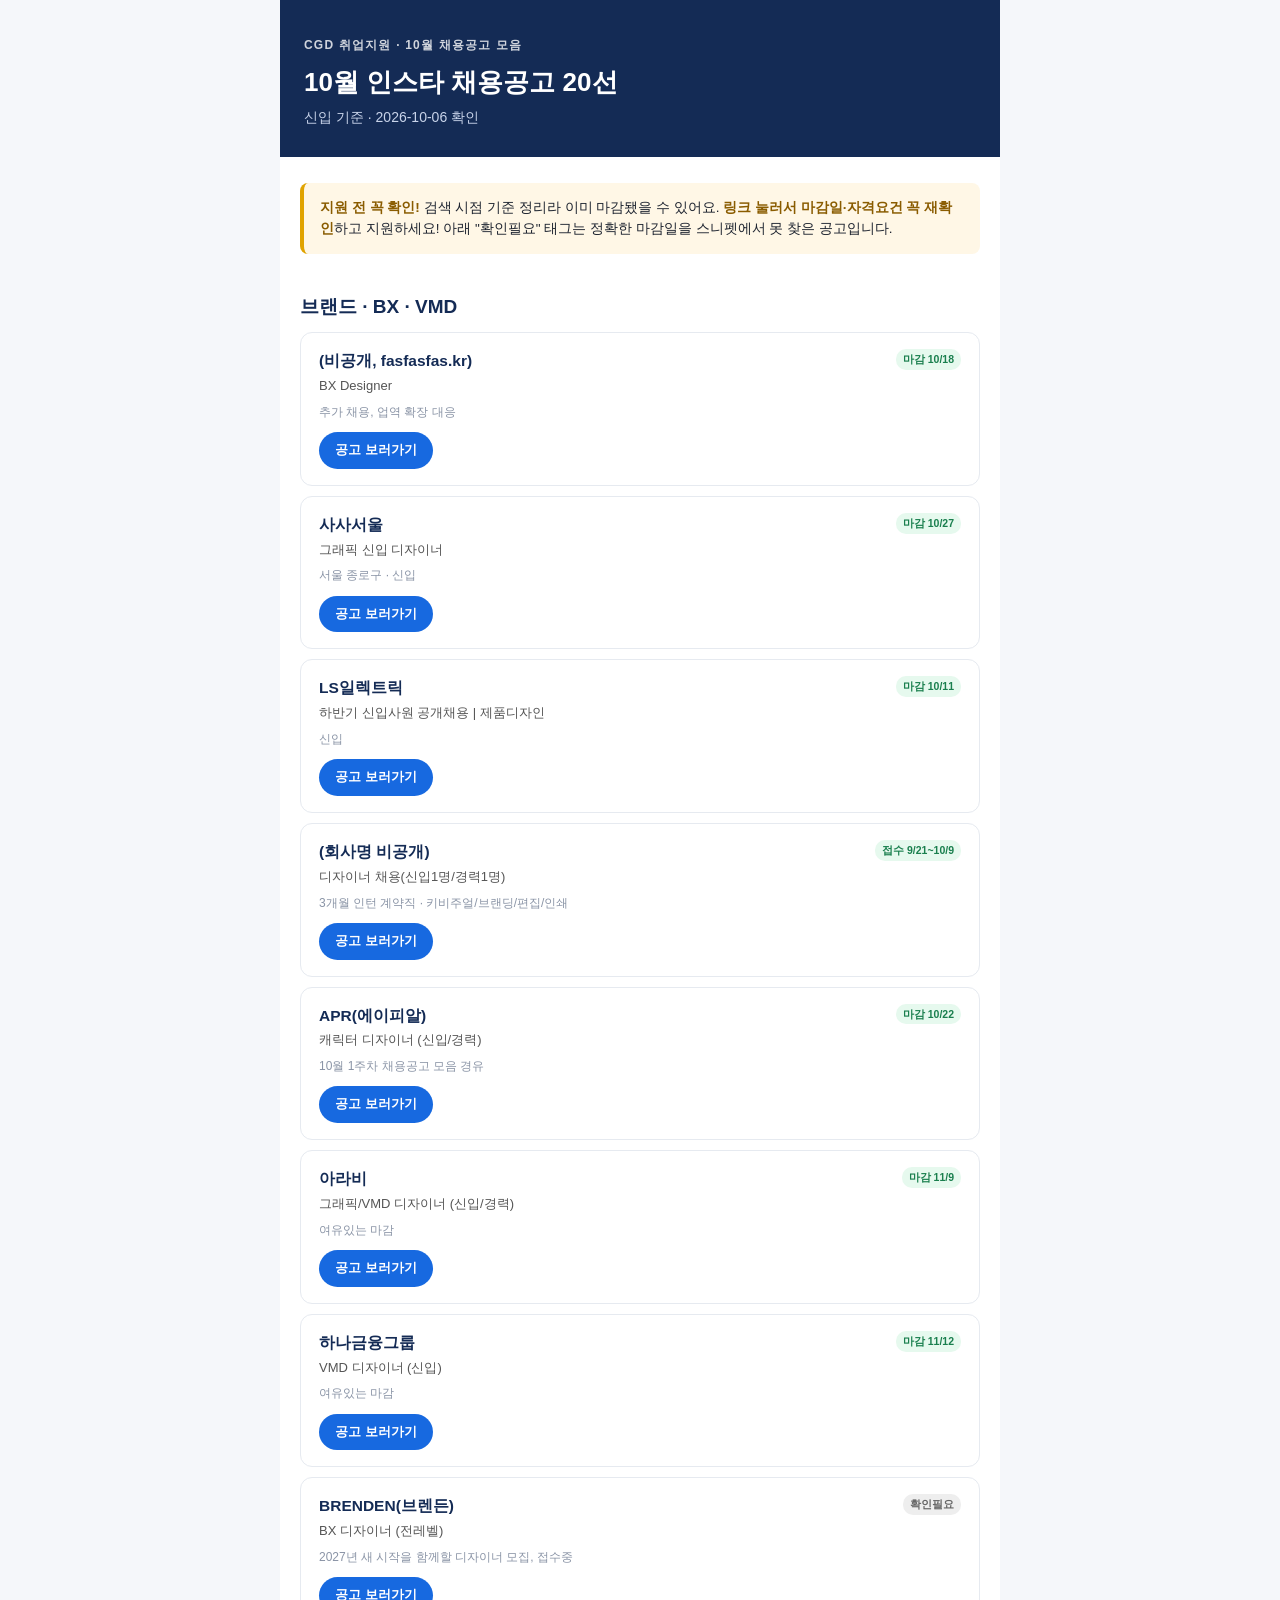
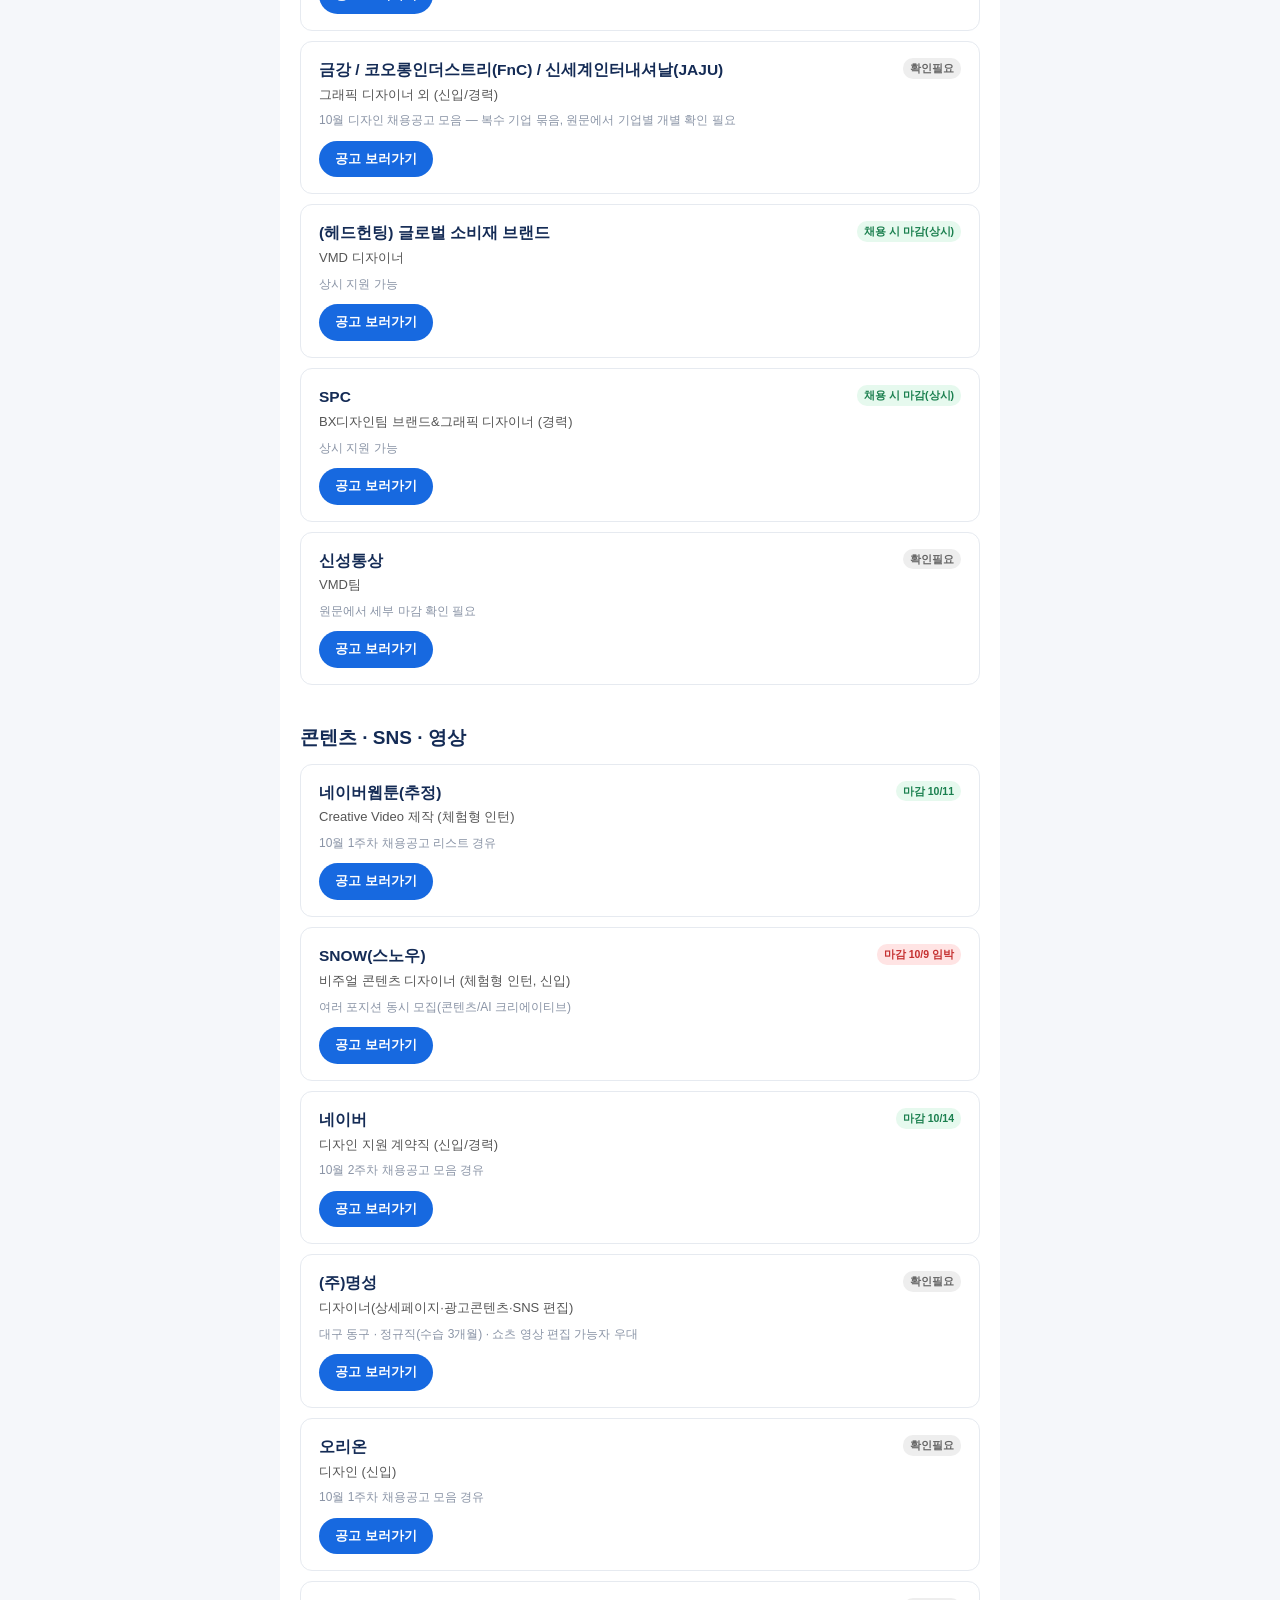
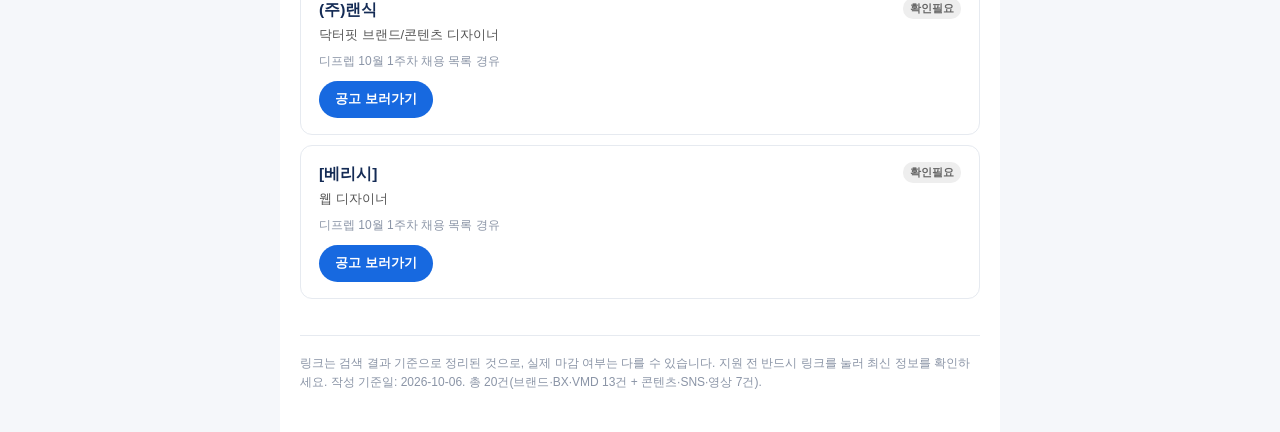
<file: docs/prd/student-broadcast-2026-10.html>
<!doctype html>
<html lang="ko">
<head>
<meta charset="utf-8">
<title>10월 채용공고 모음</title>
<style>
body{font-family:-apple-system,BlinkMacSystemFont,"Noto Sans KR","Malgun Gothic",Arial,sans-serif;line-height:1.6;color:#1e2430;background:#f5f7fa;margin:0}
.container{max-width:720px;margin:auto;background:#fff}
.hero{background:#142b55;color:#fff;padding:36px 24px 28px}
.kicker{font-size:12px;letter-spacing:.1em;font-weight:700;opacity:.8}
h1{font-size:26px;line-height:1.35;margin:10px 0 6px}
.subtitle{font-size:14px;color:#c9d4ea}
.body{padding:4px 20px 40px}
.notice{background:#fff7e6;border-left:4px solid #e0a300;padding:14px 16px;margin:22px 0;border-radius:8px;font-size:13.5px}
.notice b{color:#8a5c00}
h2{font-size:19px;margin:38px 0 4px;color:#142b55}
.field-desc{font-size:12.5px;color:#8a94a6;margin-bottom:14px}
.card{border:1px solid #e6eaf0;border-radius:12px;padding:16px 18px;margin:10px 0;background:#fff}
.card-top{display:flex;justify-content:space-between;align-items:flex-start;gap:10px;flex-wrap:wrap}
.company{font-size:15.5px;font-weight:800;color:#142b55}
.role{font-size:13px;color:#555;margin-top:2px}
.meta{font-size:12px;color:#8a94a6;margin-top:6px}
.tag{display:inline-block;font-size:10.5px;font-weight:700;border-radius:10px;padding:2px 7px;margin-left:4px;vertical-align:middle}
.tag.hot{background:#ffe4e4;color:#c53030}
.tag.ok{background:#e6f9ee;color:#1a7f4e}
.tag.unk{background:#eee;color:#666}
.btn{display:inline-block;background:#1769e0;color:#fff !important;text-decoration:none;padding:8px 16px;border-radius:20px;font-weight:700;font-size:13px;white-space:nowrap;margin-top:10px}
.btn:hover{background:#0e4fae}
.footer{margin-top:36px;padding-top:18px;border-top:1px solid #e6eaf0;font-size:12px;color:#8a94a6}
@media(max-width:480px){.hero,.body{padding-left:16px;padding-right:16px}}
</style>
</head>
<body>
<div class="container">
  <div class="hero">
    <div class="kicker">CGD 취업지원 · 10월 채용공고 모음</div>
    <h1>10월 인스타 채용공고 20선</h1>
    <div class="subtitle">신입 기준 · 2026-10-06 확인</div>
  </div>

  <div class="body">
    <div class="notice">
      <b>지원 전 꼭 확인!</b> 검색 시점 기준 정리라 이미 마감됐을 수 있어요.
      <b>링크 눌러서 마감일·자격요건 꼭 재확인</b>하고 지원하세요! 아래 "확인필요" 태그는 정확한 마감일을 스니펫에서 못 찾은 공고입니다.
    </div>

    <h2>브랜드 · BX · VMD</h2>

    <div class="card">
      <div class="card-top"><div><div class="company">(비공개, fasfasfas.kr)</div><div class="role">BX Designer</div></div> <span class="tag ok">마감 10/18</span></div>
      <div class="meta">추가 채용, 업역 확장 대응</div>
      <a class="btn" href="https://www.instagram.com/reel/DdGgvSEvPQm/" target="_blank" rel="noopener">공고 보러가기</a>
    </div>
    <div class="card">
      <div class="card-top"><div><div class="company">사사서울</div><div class="role">그래픽 신입 디자이너</div></div> <span class="tag ok">마감 10/27</span></div>
      <div class="meta">서울 종로구 · 신입</div>
      <a class="btn" href="https://www.instagram.com/reel/DPoAlTLEzOW/" target="_blank" rel="noopener">공고 보러가기</a>
    </div>
    <div class="card">
      <div class="card-top"><div><div class="company">LS일렉트릭</div><div class="role">하반기 신입사원 공개채용 | 제품디자인</div></div> <span class="tag ok">마감 10/11</span></div>
      <div class="meta">신입</div>
      <a class="btn" href="https://www.instagram.com/p/DUZ6KU4k1Z0/" target="_blank" rel="noopener">공고 보러가기</a>
    </div>
    <div class="card">
      <div class="card-top"><div><div class="company">(회사명 비공개)</div><div class="role">디자이너 채용(신입1명/경력1명)</div></div> <span class="tag ok">접수 9/21~10/9</span></div>
      <div class="meta">3개월 인턴 계약직 · 키비주얼/브랜딩/편집/인쇄</div>
      <a class="btn" href="https://www.instagram.com/reel/DU9ieKTknTM/" target="_blank" rel="noopener">공고 보러가기</a>
    </div>
    <div class="card">
      <div class="card-top"><div><div class="company">APR(에이피알)</div><div class="role">캐릭터 디자이너 (신입/경력)</div></div> <span class="tag ok">마감 10/22</span></div>
      <div class="meta">10월 1주차 채용공고 모음 경유</div>
      <a class="btn" href="https://www.instagram.com/p/DPYfnzQkbPR/" target="_blank" rel="noopener">공고 보러가기</a>
    </div>
    <div class="card">
      <div class="card-top"><div><div class="company">아라비</div><div class="role">그래픽/VMD 디자이너 (신입/경력)</div></div> <span class="tag ok">마감 11/9</span></div>
      <div class="meta">여유있는 마감</div>
      <a class="btn" href="https://www.instagram.com/p/DQmHpcogZkS/" target="_blank" rel="noopener">공고 보러가기</a>
    </div>
    <div class="card">
      <div class="card-top"><div><div class="company">하나금융그룹</div><div class="role">VMD 디자이너 (신입)</div></div> <span class="tag ok">마감 11/12</span></div>
      <div class="meta">여유있는 마감</div>
      <a class="btn" href="https://www.instagram.com/p/DQmHpcogZkS/" target="_blank" rel="noopener">공고 보러가기</a>
    </div>
    <div class="card">
      <div class="card-top"><div><div class="company">BRENDEN(브렌든)</div><div class="role">BX 디자이너 (전레벨)</div></div> <span class="tag unk">확인필요</span></div>
      <div class="meta">2027년 새 시작을 함께할 디자이너 모집, 접수중</div>
      <a class="btn" href="https://www.instagram.com/p/Dd7m5eyks--/" target="_blank" rel="noopener">공고 보러가기</a>
    </div>
    <div class="card">
      <div class="card-top"><div><div class="company">금강 / 코오롱인더스트리(FnC) / 신세계인터내셔날(JAJU)</div><div class="role">그래픽 디자이너 외 (신입/경력)</div></div> <span class="tag unk">확인필요</span></div>
      <div class="meta">10월 디자인 채용공고 모음 — 복수 기업 묶음, 원문에서 기업별 개별 확인 필요</div>
      <a class="btn" href="https://www.instagram.com/p/DA0C0MCTHYN/" target="_blank" rel="noopener">공고 보러가기</a>
    </div>
    <div class="card">
      <div class="card-top"><div><div class="company">(헤드헌팅) 글로벌 소비재 브랜드</div><div class="role">VMD 디자이너</div></div> <span class="tag ok">채용 시 마감(상시)</span></div>
      <div class="meta">상시 지원 가능</div>
      <a class="btn" href="https://www.instagram.com/p/DXOMjfqk52f/" target="_blank" rel="noopener">공고 보러가기</a>
    </div>
    <div class="card">
      <div class="card-top"><div><div class="company">SPC</div><div class="role">BX디자인팀 브랜드&그래픽 디자이너 (경력)</div></div> <span class="tag ok">채용 시 마감(상시)</span></div>
      <div class="meta">상시 지원 가능</div>
      <a class="btn" href="https://www.instagram.com/p/Dd5wB3agR-l/" target="_blank" rel="noopener">공고 보러가기</a>
    </div>
    <div class="card">
      <div class="card-top"><div><div class="company">신성통상</div><div class="role">VMD팀</div></div> <span class="tag unk">확인필요</span></div>
      <div class="meta">원문에서 세부 마감 확인 필요</div>
      <a class="btn" href="https://www.instagram.com/p/DPYgU4bgQjR/" target="_blank" rel="noopener">공고 보러가기</a>
    </div>

    <h2>콘텐츠 · SNS · 영상</h2>

    <div class="card">
      <div class="card-top"><div><div class="company">네이버웹툰(추정)</div><div class="role">Creative Video 제작 (체험형 인턴)</div></div> <span class="tag ok">마감 10/11</span></div>
      <div class="meta">10월 1주차 채용공고 리스트 경유</div>
      <a class="btn" href="https://www.instagram.com/p/Dd81KfsG_pL/" target="_blank" rel="noopener">공고 보러가기</a>
    </div>
    <div class="card">
      <div class="card-top"><div><div class="company">SNOW(스노우)</div><div class="role">비주얼 콘텐츠 디자이너 (체험형 인턴, 신입)</div></div> <span class="tag hot">마감 10/9 임박</span></div>
      <div class="meta">여러 포지션 동시 모집(콘텐츠/AI 크리에이티브)</div>
      <a class="btn" href="https://www.instagram.com/p/DPqtlBzgazs/" target="_blank" rel="noopener">공고 보러가기</a>
    </div>
    <div class="card">
      <div class="card-top"><div><div class="company">네이버</div><div class="role">디자인 지원 계약직 (신입/경력)</div></div> <span class="tag ok">마감 10/14</span></div>
      <div class="meta">10월 2주차 채용공고 모음 경유</div>
      <a class="btn" href="https://www.instagram.com/p/DPqssZQCS3-/" target="_blank" rel="noopener">공고 보러가기</a>
    </div>
    <div class="card">
      <div class="card-top"><div><div class="company">(주)명성</div><div class="role">디자이너(상세페이지·광고콘텐츠·SNS 편집)</div></div> <span class="tag unk">확인필요</span></div>
      <div class="meta">대구 동구 · 정규직(수습 3개월) · 쇼츠 영상 편집 가능자 우대</div>
      <a class="btn" href="https://www.instagram.com/p/DPLpn-CgQ4D/" target="_blank" rel="noopener">공고 보러가기</a>
    </div>
    <div class="card">
      <div class="card-top"><div><div class="company">오리온</div><div class="role">디자인 (신입)</div></div> <span class="tag unk">확인필요</span></div>
      <div class="meta">10월 1주차 채용공고 모음 경유</div>
      <a class="btn" href="https://www.instagram.com/p/DPYfnzQkbPR/" target="_blank" rel="noopener">공고 보러가기</a>
    </div>
    <div class="card">
      <div class="card-top"><div><div class="company">(주)랜식</div><div class="role">닥터핏 브랜드/콘텐츠 디자이너</div></div> <span class="tag unk">확인필요</span></div>
      <div class="meta">디프렙 10월 1주차 채용 목록 경유</div>
      <a class="btn" href="https://www.instagram.com/p/DUZ6RJAEwWd/" target="_blank" rel="noopener">공고 보러가기</a>
    </div>
    <div class="card">
      <div class="card-top"><div><div class="company">[베리시]</div><div class="role">웹 디자이너</div></div> <span class="tag unk">확인필요</span></div>
      <div class="meta">디프렙 10월 1주차 채용 목록 경유</div>
      <a class="btn" href="https://www.instagram.com/p/DUZ6RJAEwWd/" target="_blank" rel="noopener">공고 보러가기</a>
    </div>

    <div class="footer">
      링크는 검색 결과 기준으로 정리된 것으로, 실제 마감 여부는 다를 수 있습니다. 지원 전 반드시 링크를 눌러 최신 정보를 확인하세요.
      작성 기준일: 2026-10-06. 총 20건(브랜드·BX·VMD 13건 + 콘텐츠·SNS·영상 7건).
    </div>
  </div>
</div>
</body>
</html>
</file>
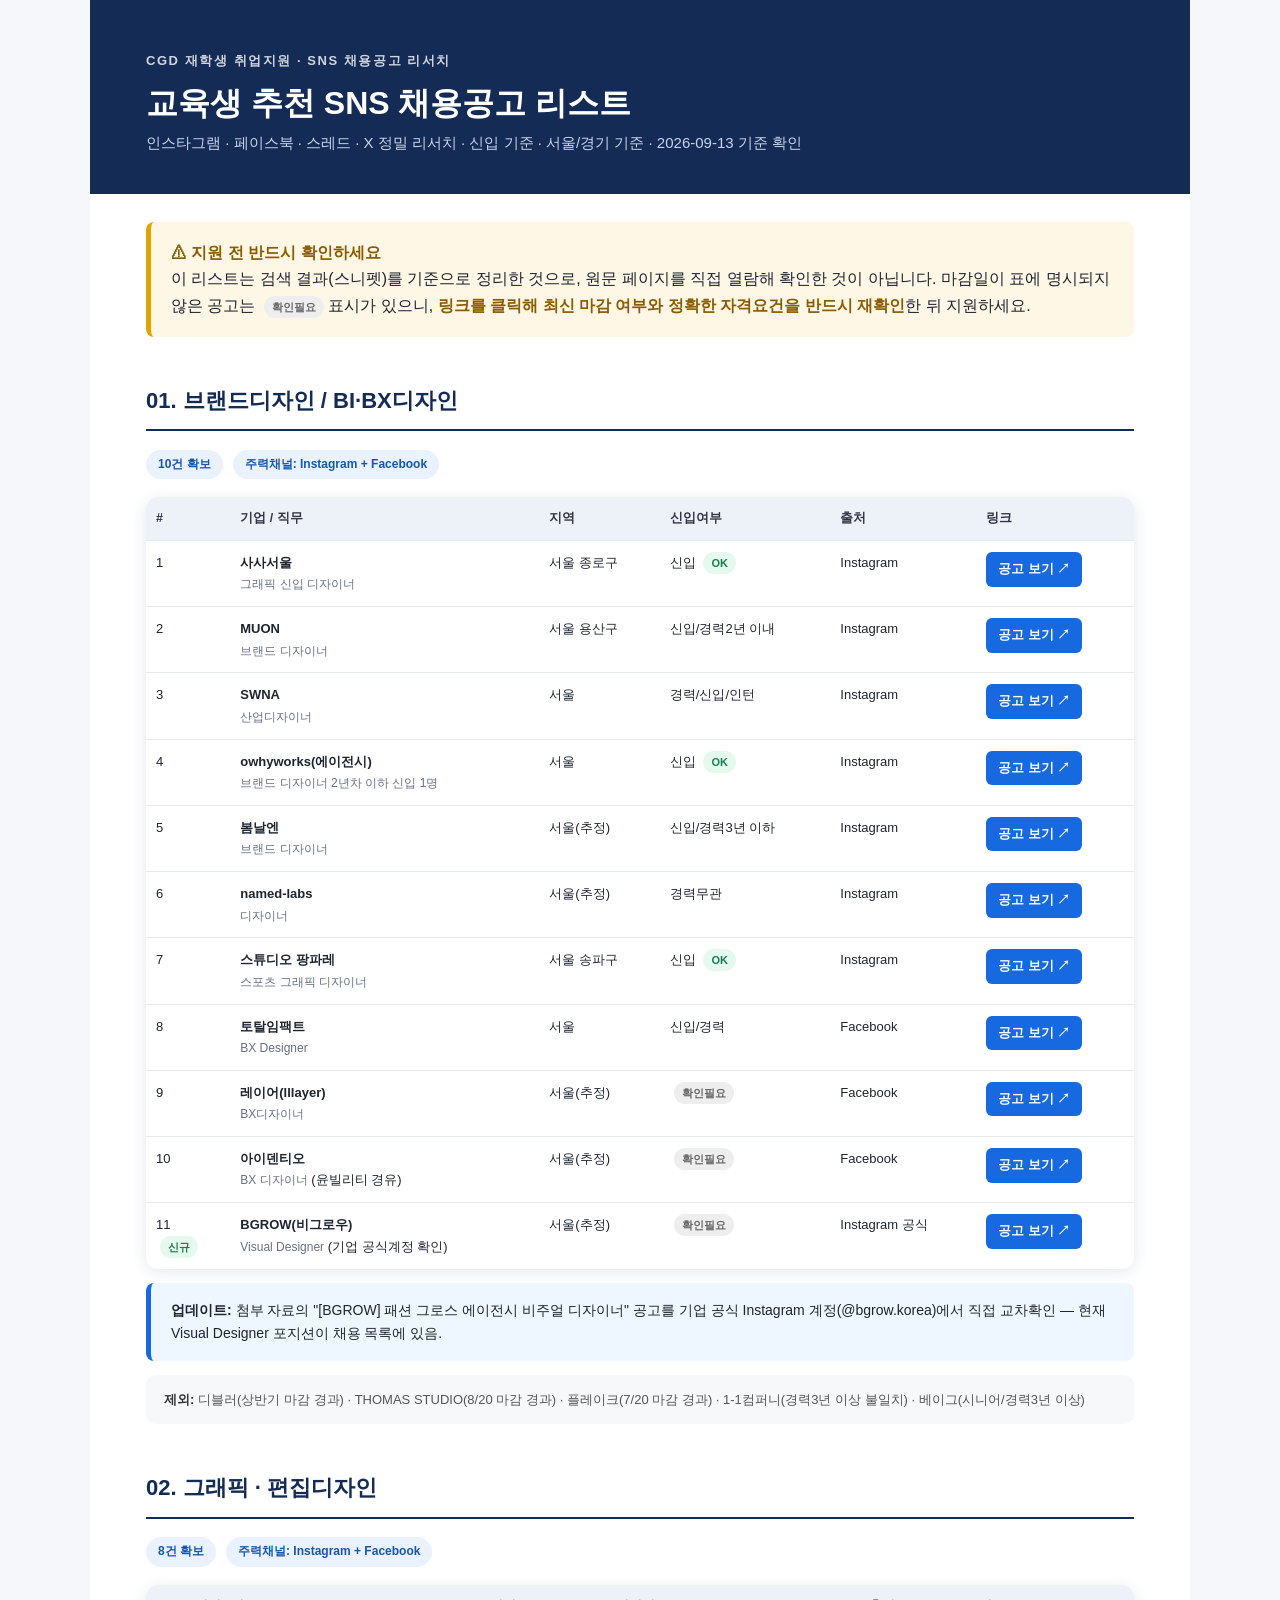
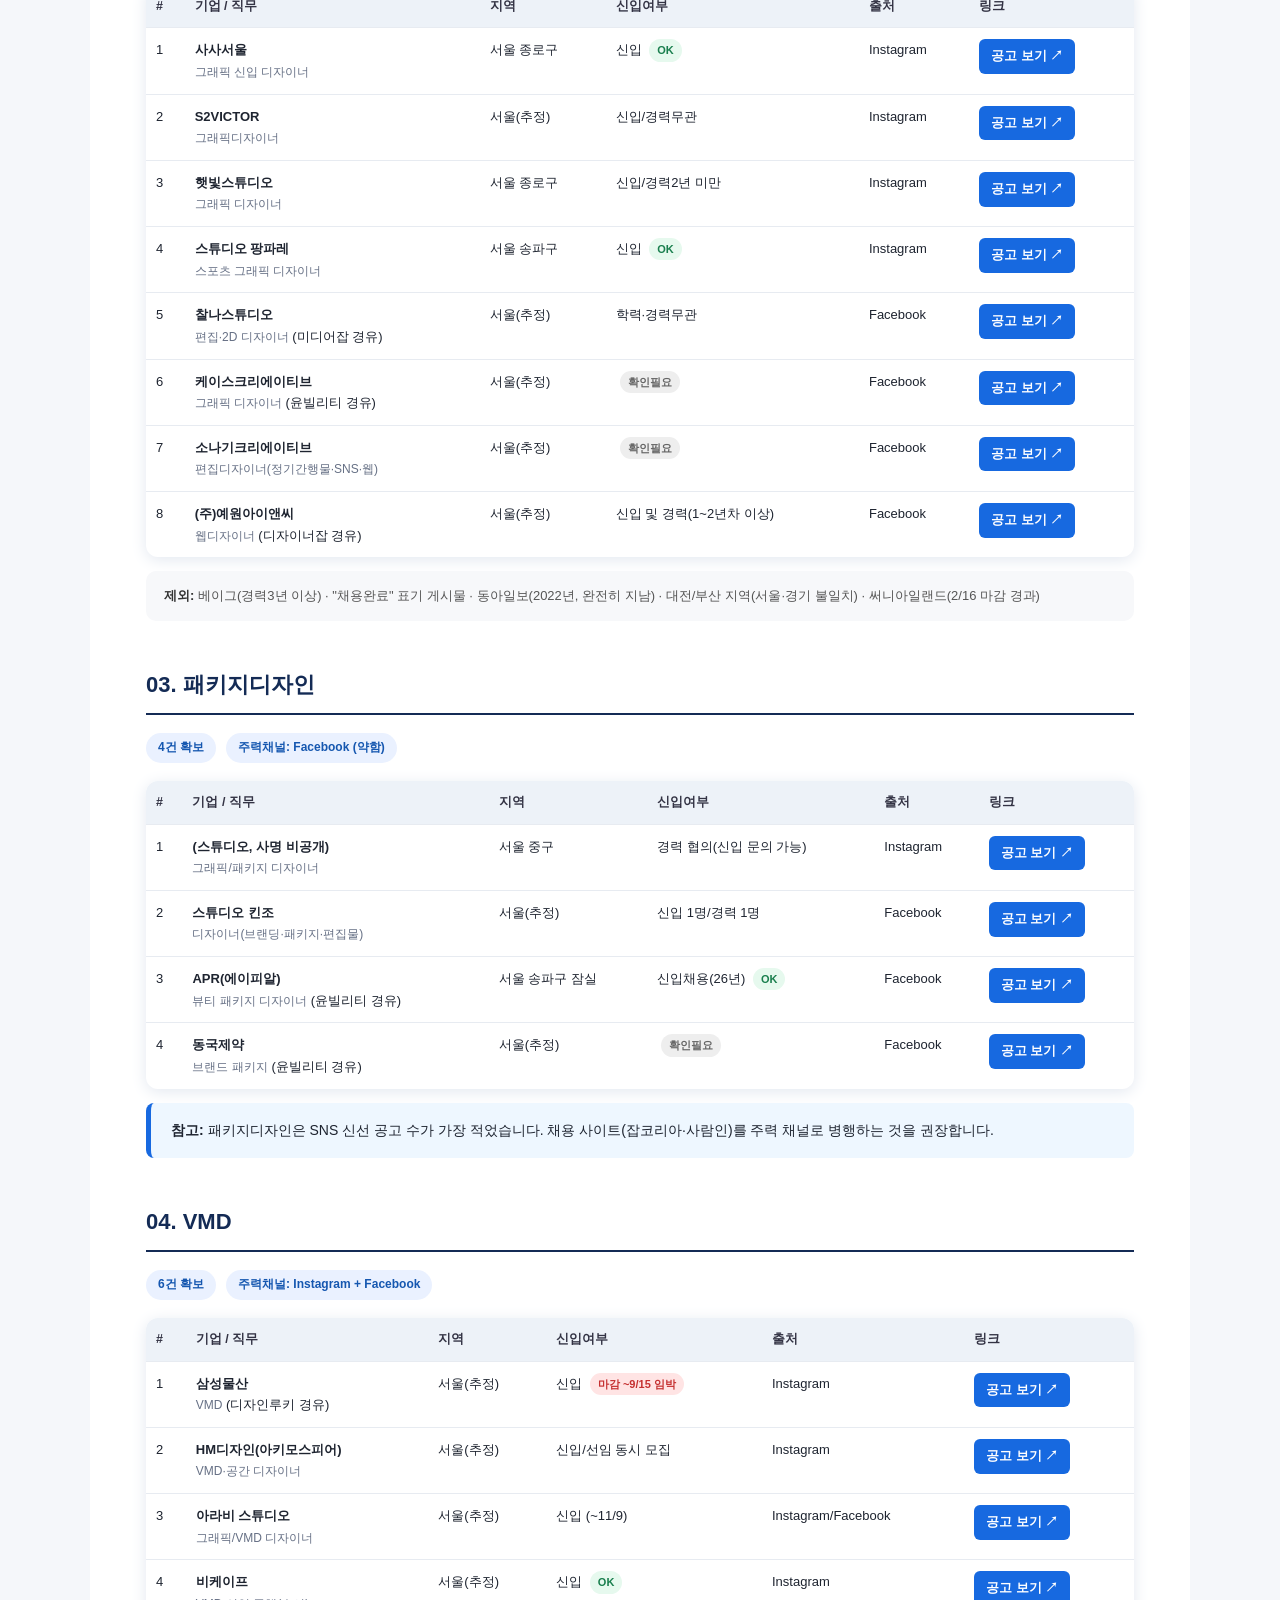
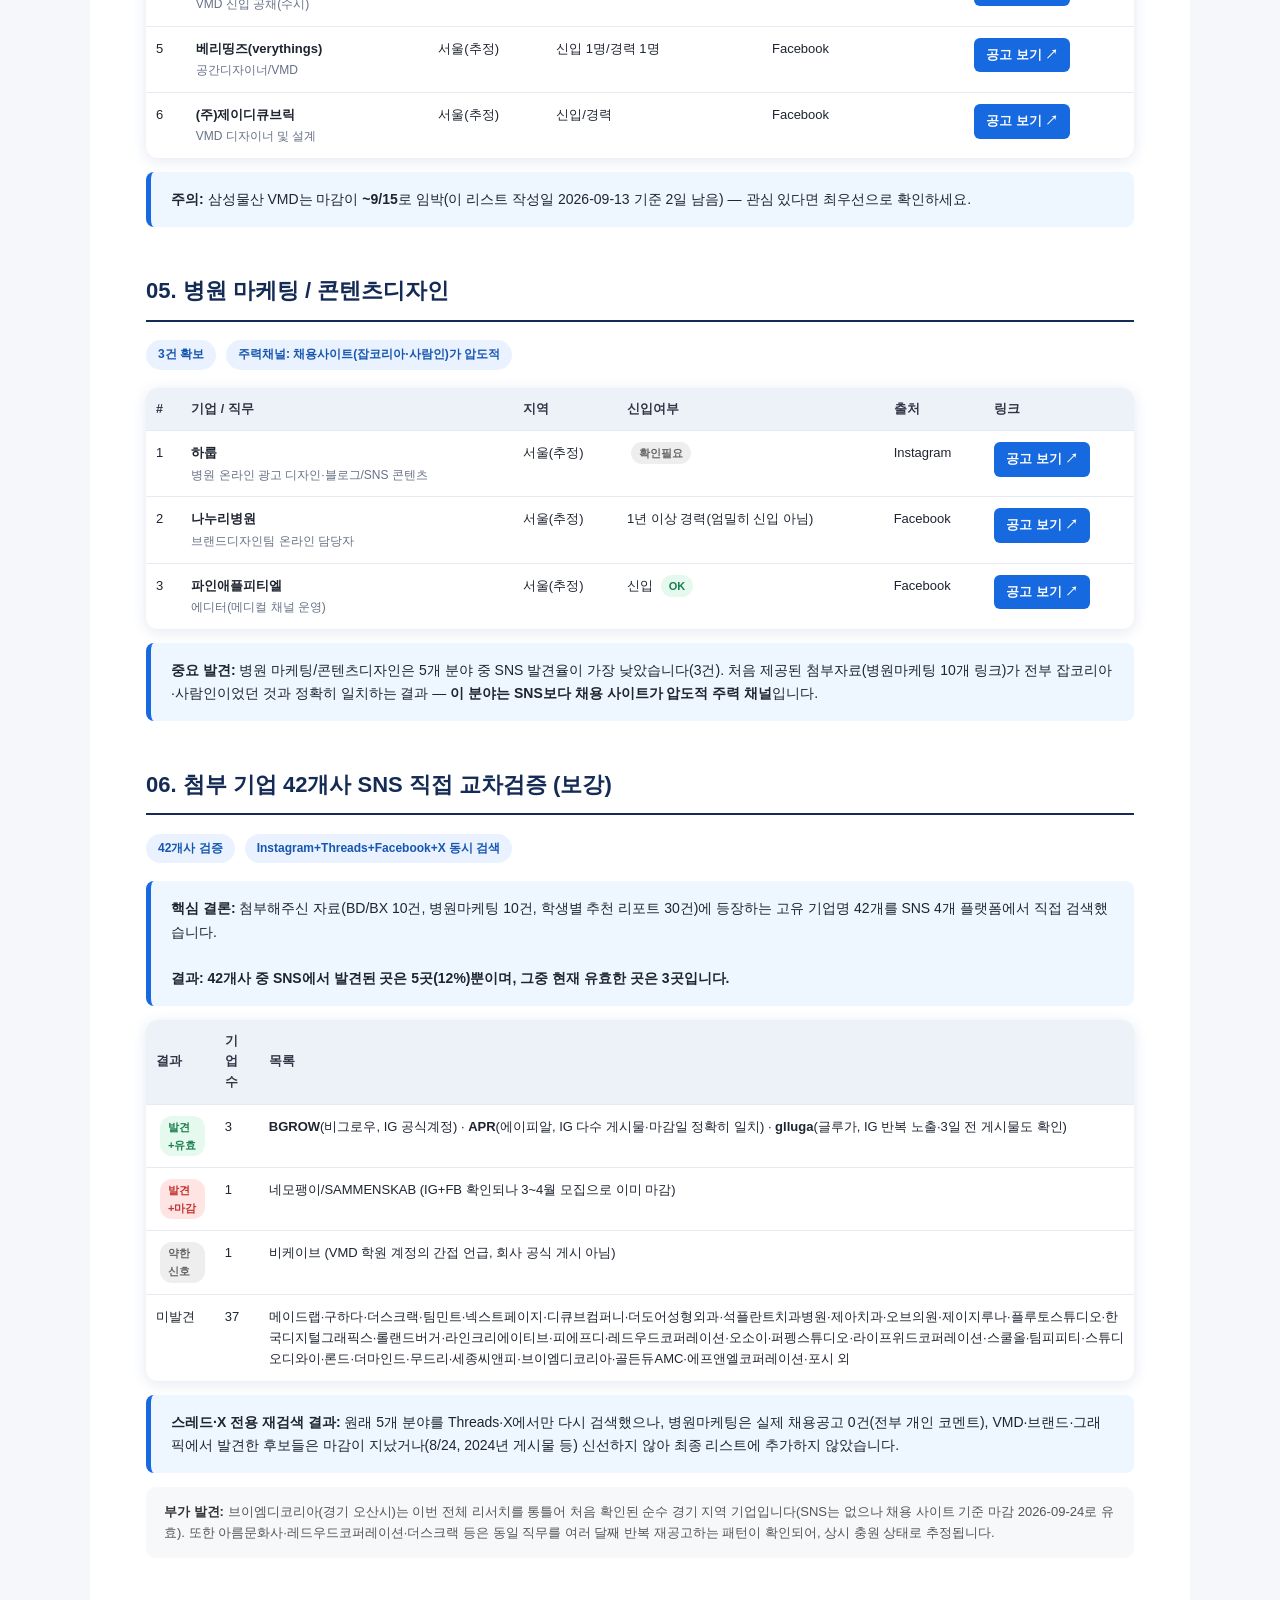
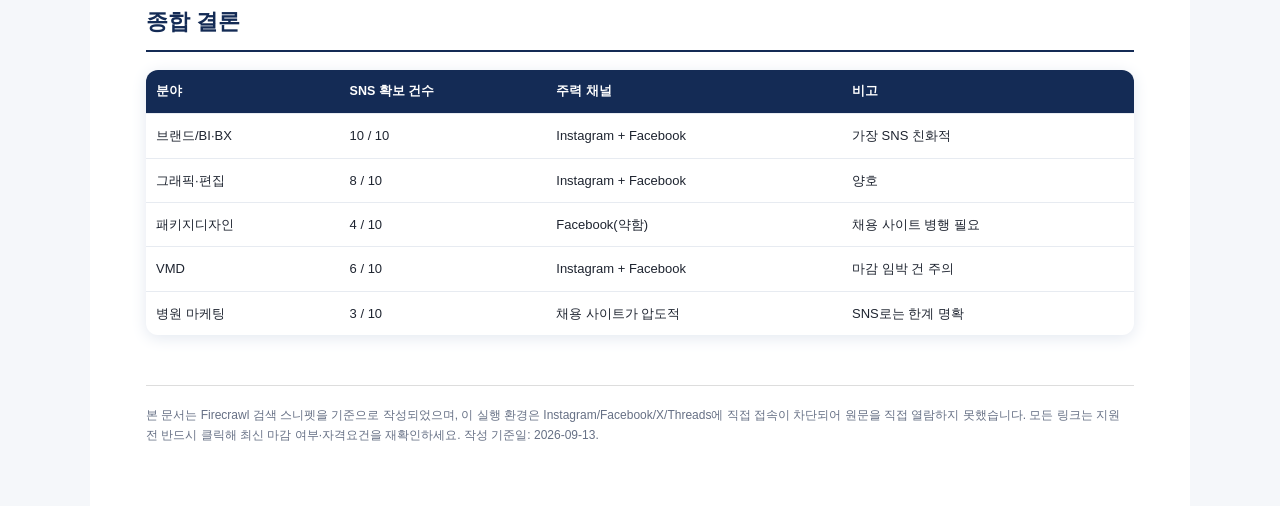
<file: docs/prd/student-recommended-sns-postings-2026-09.html>
<!doctype html>
<html lang="ko">
<head>
<meta charset="utf-8">
<title>교육생 추천 SNS 채용공고 리스트</title>
<style>
body{font-family:-apple-system,BlinkMacSystemFont,"Noto Sans KR","Malgun Gothic",Arial,sans-serif;line-height:1.65;color:#1e2430;background:#f5f7fa;margin:0}
.container{max-width:1100px;margin:auto;background:#fff;padding:0 0 60px}
.hero{background:#142b55;color:#fff;padding:50px 56px 38px}
.kicker{font-size:13px;letter-spacing:.12em;font-weight:700;opacity:.8}
h1{font-size:32px;line-height:1.3;margin:12px 0 6px}
.subtitle{font-size:15px;color:#c9d4ea}
.body{padding:0 56px}
.warn{background:#fff7e6;border-left:5px solid #e0a300;padding:18px 20px;margin:28px 0;border-radius:8px}
.warn b{color:#8a5c00}
h2{font-size:22px;margin-top:46px;padding-bottom:10px;border-bottom:2px solid #142b55;color:#142b55}
.field-meta{display:flex;gap:10px;flex-wrap:wrap;margin:10px 0 18px}
.chip{background:#eaf1ff;color:#1557b0;border-radius:20px;padding:5px 12px;font-size:12px;font-weight:700}
.tablebox{overflow-x:auto;border-radius:12px;box-shadow:0 3px 16px #e3e8f0;margin-bottom:8px}
table{border-collapse:collapse;width:100%;min-width:820px}
th{background:#edf2f8;text-align:left;padding:11px 10px;font-size:12.5px;color:#334}
td{border-top:1px solid #e7ebf1;padding:11px 10px;vertical-align:top;font-size:13px}
tr:hover td{background:#fafbfd}
.role{color:#667085;font-size:12px}
.btn{display:inline-block;background:#1769e0;color:#fff !important;text-decoration:none;padding:7px 12px;border-radius:6px;font-weight:700;font-size:12.5px;white-space:nowrap}
.btn:hover{background:#0e4fae}
.tag{display:inline-block;font-size:11px;font-weight:700;border-radius:12px;padding:2px 8px;margin-left:4px}
.tag.hot{background:#ffe4e4;color:#c53030}
.tag.ok{background:#e6f9ee;color:#1a7f4e}
.tag.unk{background:#eee;color:#666}
.excluded{background:#f7f8fa;border-radius:10px;padding:14px 18px;margin:14px 0;font-size:13px;color:#555}
.excluded b{color:#333}
.finding{background:#eef7ff;border-left:5px solid #1769e0;padding:16px 20px;border-radius:8px;margin:14px 0;font-size:14px}
.summary-table th{background:#142b55;color:#fff}
.footer{margin-top:50px;padding-top:20px;border-top:1px solid #ddd;font-size:12px;color:#667085}
@media(max-width:700px){.hero,.body{padding-left:20px;padding-right:20px}}
</style>
</head>
<body>
<div class="container">
  <div class="hero">
    <div class="kicker">CGD 재학생 취업지원 · SNS 채용공고 리서치</div>
    <h1>교육생 추천 SNS 채용공고 리스트</h1>
    <div class="subtitle">인스타그램 · 페이스북 · 스레드 · X 정밀 리서치 · 신입 기준 · 서울/경기 기준 · 2026-09-13 기준 확인</div>
  </div>

  <div class="body">
    <div class="warn">
      <b>⚠ 지원 전 반드시 확인하세요</b><br>
      이 리스트는 검색 결과(스니펫)를 기준으로 정리한 것으로, 원문 페이지를 직접 열람해 확인한 것이 아닙니다.
      마감일이 표에 명시되지 않은 공고는 <span class="tag unk">확인필요</span> 표시가 있으니, <b>링크를 클릭해 최신 마감 여부와 정확한 자격요건을 반드시 재확인</b>한 뒤 지원하세요.
    </div>

    <h2>01. 브랜드디자인 / BI·BX디자인</h2>
    <div class="field-meta"><span class="chip">10건 확보</span><span class="chip">주력채널: Instagram + Facebook</span></div>
    <div class="tablebox"><table>
      <thead><tr><th>#</th><th>기업 / 직무</th><th>지역</th><th>신입여부</th><th>출처</th><th>링크</th></tr></thead>
      <tbody>
        <tr><td>1</td><td><b>사사서울</b><br><span class="role">그래픽 신입 디자이너</span></td><td>서울 종로구</td><td>신입 <span class="tag ok">OK</span></td><td>Instagram</td><td><a class="btn" href="https://www.instagram.com/reel/DPv0giYE9d8/" target="_blank" rel="noopener">공고 보기 ↗</a></td></tr>
        <tr><td>2</td><td><b>MUON</b><br><span class="role">브랜드 디자이너</span></td><td>서울 용산구</td><td>신입/경력2년 이내</td><td>Instagram</td><td><a class="btn" href="https://www.instagram.com/p/DbFoXtcHx1W/" target="_blank" rel="noopener">공고 보기 ↗</a></td></tr>
        <tr><td>3</td><td><b>SWNA</b><br><span class="role">산업디자이너</span></td><td>서울</td><td>경력/신입/인턴</td><td>Instagram</td><td><a class="btn" href="https://www.instagram.com/reel/CzagYh6RxV6/" target="_blank" rel="noopener">공고 보기 ↗</a></td></tr>
        <tr><td>4</td><td><b>owhyworks(에이전시)</b><br><span class="role">브랜드 디자이너 2년차 이하 신입 1명</span></td><td>서울</td><td>신입 <span class="tag ok">OK</span></td><td>Instagram</td><td><a class="btn" href="https://www.instagram.com/p/DQL5U7cEl2e/" target="_blank" rel="noopener">공고 보기 ↗</a></td></tr>
        <tr><td>5</td><td><b>봄날엔</b><br><span class="role">브랜드 디자이너</span></td><td>서울(추정)</td><td>신입/경력3년 이하</td><td>Instagram</td><td><a class="btn" href="https://www.instagram.com/p/DTZySpejyX-/" target="_blank" rel="noopener">공고 보기 ↗</a></td></tr>
        <tr><td>6</td><td><b>named-labs</b><br><span class="role">디자이너</span></td><td>서울(추정)</td><td>경력무관</td><td>Instagram</td><td><a class="btn" href="https://www.instagram.com/reel/DOsau-rD_gm/" target="_blank" rel="noopener">공고 보기 ↗</a></td></tr>
        <tr><td>7</td><td><b>스튜디오 팡파레</b><br><span class="role">스포츠 그래픽 디자이너</span></td><td>서울 송파구</td><td>신입 <span class="tag ok">OK</span></td><td>Instagram</td><td><a class="btn" href="https://www.instagram.com/p/DMFP7KBTMxl/" target="_blank" rel="noopener">공고 보기 ↗</a></td></tr>
        <tr><td>8</td><td><b>토탈임팩트</b><br><span class="role">BX Designer</span></td><td>서울</td><td>신입/경력</td><td>Facebook</td><td><a class="btn" href="https://www.facebook.com/totalimpactseoul/posts/705282451619452/" target="_blank" rel="noopener">공고 보기 ↗</a></td></tr>
        <tr><td>9</td><td><b>레이어(lllayer)</b><br><span class="role">BX디자이너</span></td><td>서울(추정)</td><td><span class="tag unk">확인필요</span></td><td>Facebook</td><td><a class="btn" href="https://www.facebook.com/lllayer.experience/posts/5148594525255814/" target="_blank" rel="noopener">공고 보기 ↗</a></td></tr>
        <tr><td>10</td><td><b>아이덴티오</b><br><span class="role">BX 디자이너</span> (윤빌리티 경유)</td><td>서울(추정)</td><td><span class="tag unk">확인필요</span></td><td>Facebook</td><td><a class="btn" href="https://www.facebook.com/yoonbility/posts/1428152945655181/" target="_blank" rel="noopener">공고 보기 ↗</a></td></tr>
        <tr><td>11<br><span class="tag ok">신규</span></td><td><b>BGROW(비그로우)</b><br><span class="role">Visual Designer</span> (기업 공식계정 확인)</td><td>서울(추정)</td><td><span class="tag unk">확인필요</span></td><td>Instagram 공식</td><td><a class="btn" href="https://www.instagram.com/bgrow.korea/" target="_blank" rel="noopener">공고 보기 ↗</a></td></tr>
      </tbody>
    </table></div>
    <div class="finding"><b>업데이트:</b> 첨부 자료의 "[BGROW] 패션 그로스 에이전시 비주얼 디자이너" 공고를 기업 공식 Instagram 계정(@bgrow.korea)에서 직접 교차확인 — 현재 Visual Designer 포지션이 채용 목록에 있음.</div>
    <div class="excluded"><b>제외:</b> 디블러(상반기 마감 경과) · THOMAS STUDIO(8/20 마감 경과) · 플레이크(7/20 마감 경과) · 1-1컴퍼니(경력3년 이상 불일치) · 베이그(시니어/경력3년 이상)</div>

    <h2>02. 그래픽 · 편집디자인</h2>
    <div class="field-meta"><span class="chip">8건 확보</span><span class="chip">주력채널: Instagram + Facebook</span></div>
    <div class="tablebox"><table>
      <thead><tr><th>#</th><th>기업 / 직무</th><th>지역</th><th>신입여부</th><th>출처</th><th>링크</th></tr></thead>
      <tbody>
        <tr><td>1</td><td><b>사사서울</b><br><span class="role">그래픽 신입 디자이너</span></td><td>서울 종로구</td><td>신입 <span class="tag ok">OK</span></td><td>Instagram</td><td><a class="btn" href="https://www.instagram.com/reel/DPoAlTLEzOW/" target="_blank" rel="noopener">공고 보기 ↗</a></td></tr>
        <tr><td>2</td><td><b>S2VICTOR</b><br><span class="role">그래픽디자이너</span></td><td>서울(추정)</td><td>신입/경력무관</td><td>Instagram</td><td><a class="btn" href="https://www.instagram.com/p/DcR5N45z5sl/" target="_blank" rel="noopener">공고 보기 ↗</a></td></tr>
        <tr><td>3</td><td><b>햇빛스튜디오</b><br><span class="role">그래픽 디자이너</span></td><td>서울 종로구</td><td>신입/경력2년 미만</td><td>Instagram</td><td><a class="btn" href="https://www.instagram.com/p/CMbCvr9nqtl/" target="_blank" rel="noopener">공고 보기 ↗</a></td></tr>
        <tr><td>4</td><td><b>스튜디오 팡파레</b><br><span class="role">스포츠 그래픽 디자이너</span></td><td>서울 송파구</td><td>신입 <span class="tag ok">OK</span></td><td>Instagram</td><td><a class="btn" href="https://www.instagram.com/p/DMFP7KBTMxl/" target="_blank" rel="noopener">공고 보기 ↗</a></td></tr>
        <tr><td>5</td><td><b>찰나스튜디오</b><br><span class="role">편집·2D 디자이너</span> (미디어잡 경유)</td><td>서울(추정)</td><td>학력·경력무관</td><td>Facebook</td><td><a class="btn" href="https://www.facebook.com/mediajob/posts/1822368182456637/" target="_blank" rel="noopener">공고 보기 ↗</a></td></tr>
        <tr><td>6</td><td><b>케이스크리에이티브</b><br><span class="role">그래픽 디자이너</span> (윤빌리티 경유)</td><td>서울(추정)</td><td><span class="tag unk">확인필요</span></td><td>Facebook</td><td><a class="btn" href="https://www.facebook.com/yoonbility/posts/1731217858682020/" target="_blank" rel="noopener">공고 보기 ↗</a></td></tr>
        <tr><td>7</td><td><b>소나기크리에이티브</b><br><span class="role">편집디자이너(정기간행물·SNS·웹)</span></td><td>서울(추정)</td><td><span class="tag unk">확인필요</span></td><td>Facebook</td><td><a class="btn" href="https://www.facebook.com/sonagi.creative/posts/1223507033107825/" target="_blank" rel="noopener">공고 보기 ↗</a></td></tr>
        <tr><td>8</td><td><b>(주)예원아이앤씨</b><br><span class="role">웹디자이너</span> (디자이너잡 경유)</td><td>서울(추정)</td><td>신입 및 경력(1~2년차 이상)</td><td>Facebook</td><td><a class="btn" href="https://www.facebook.com/designerjob/photos/1814324528782079/" target="_blank" rel="noopener">공고 보기 ↗</a></td></tr>
      </tbody>
    </table></div>
    <div class="excluded"><b>제외:</b> 베이그(경력3년 이상) · "채용완료" 표기 게시물 · 동아일보(2022년, 완전히 지남) · 대전/부산 지역(서울·경기 불일치) · 써니아일랜드(2/16 마감 경과)</div>

    <h2>03. 패키지디자인</h2>
    <div class="field-meta"><span class="chip">4건 확보</span><span class="chip">주력채널: Facebook (약함)</span></div>
    <div class="tablebox"><table>
      <thead><tr><th>#</th><th>기업 / 직무</th><th>지역</th><th>신입여부</th><th>출처</th><th>링크</th></tr></thead>
      <tbody>
        <tr><td>1</td><td><b>(스튜디오, 사명 비공개)</b><br><span class="role">그래픽/패키지 디자이너</span></td><td>서울 중구</td><td>경력 협의(신입 문의 가능)</td><td>Instagram</td><td><a class="btn" href="https://www.instagram.com/p/DQD7y1ZibLc/" target="_blank" rel="noopener">공고 보기 ↗</a></td></tr>
        <tr><td>2</td><td><b>스튜디오 킨조</b><br><span class="role">디자이너(브랜딩·패키지·편집물)</span></td><td>서울(추정)</td><td>신입 1명/경력 1명</td><td>Facebook</td><td><a class="btn" href="https://www.facebook.com/joinhyuk/videos/1955528458508905/" target="_blank" rel="noopener">공고 보기 ↗</a></td></tr>
        <tr><td>3</td><td><b>APR(에이피알)</b><br><span class="role">뷰티 패키지 디자이너</span> (윤빌리티 경유)</td><td>서울 송파구 잠실</td><td>신입채용(26년) <span class="tag ok">OK</span></td><td>Facebook</td><td><a class="btn" href="https://www.facebook.com/yoonbility/posts/1738624247941381/" target="_blank" rel="noopener">공고 보기 ↗</a></td></tr>
        <tr><td>4</td><td><b>동국제약</b><br><span class="role">브랜드 패키지</span> (윤빌리티 경유)</td><td>서울(추정)</td><td><span class="tag unk">확인필요</span></td><td>Facebook</td><td><a class="btn" href="https://www.facebook.com/yoonbility/posts/1731217858682020/" target="_blank" rel="noopener">공고 보기 ↗</a></td></tr>
      </tbody>
    </table></div>
    <div class="finding"><b>참고:</b> 패키지디자인은 SNS 신선 공고 수가 가장 적었습니다. 채용 사이트(잡코리아·사람인)를 주력 채널로 병행하는 것을 권장합니다.</div>

    <h2>04. VMD</h2>
    <div class="field-meta"><span class="chip">6건 확보</span><span class="chip">주력채널: Instagram + Facebook</span></div>
    <div class="tablebox"><table>
      <thead><tr><th>#</th><th>기업 / 직무</th><th>지역</th><th>신입여부</th><th>출처</th><th>링크</th></tr></thead>
      <tbody>
        <tr><td>1</td><td><b>삼성물산</b><br><span class="role">VMD</span> (디자인루키 경유)</td><td>서울(추정)</td><td>신입 <span class="tag hot">마감 ~9/15 임박</span></td><td>Instagram</td><td><a class="btn" href="https://www.instagram.com/p/DdInhk5E1in/" target="_blank" rel="noopener">공고 보기 ↗</a></td></tr>
        <tr><td>2</td><td><b>HM디자인(아키모스피어)</b><br><span class="role">VMD·공간 디자이너</span></td><td>서울(추정)</td><td>신입/선임 동시 모집</td><td>Instagram</td><td><a class="btn" href="https://www.instagram.com/p/DdDGxODkocm/" target="_blank" rel="noopener">공고 보기 ↗</a></td></tr>
        <tr><td>3</td><td><b>아라비 스튜디오</b><br><span class="role">그래픽/VMD 디자이너</span></td><td>서울(추정)</td><td>신입 (~11/9)</td><td>Instagram/Facebook</td><td><a class="btn" href="https://www.instagram.com/p/DQmHpcogZkS/" target="_blank" rel="noopener">공고 보기 ↗</a></td></tr>
        <tr><td>4</td><td><b>비케이프</b><br><span class="role">VMD 신입 공채(수시)</span></td><td>서울(추정)</td><td>신입 <span class="tag ok">OK</span></td><td>Instagram</td><td><a class="btn" href="https://www.instagram.com/p/DdI6EK7INCe/" target="_blank" rel="noopener">공고 보기 ↗</a></td></tr>
        <tr><td>5</td><td><b>베리띵즈(verythings)</b><br><span class="role">공간디자이너/VMD</span></td><td>서울(추정)</td><td>신입 1명/경력 1명</td><td>Facebook</td><td><a class="btn" href="https://www.facebook.com/verythings/photos/1208350774629541/" target="_blank" rel="noopener">공고 보기 ↗</a></td></tr>
        <tr><td>6</td><td><b>(주)제이디큐브릭</b><br><span class="role">VMD 디자이너 및 설계</span></td><td>서울(추정)</td><td>신입/경력</td><td>Facebook</td><td><a class="btn" href="https://www.facebook.com/photo.php?fbid=3184256181788900" target="_blank" rel="noopener">공고 보기 ↗</a></td></tr>
      </tbody>
    </table></div>
    <div class="finding"><b>주의:</b> 삼성물산 VMD는 마감이 <b>~9/15</b>로 임박(이 리스트 작성일 2026-09-13 기준 2일 남음) — 관심 있다면 최우선으로 확인하세요.</div>

    <h2>05. 병원 마케팅 / 콘텐츠디자인</h2>
    <div class="field-meta"><span class="chip">3건 확보</span><span class="chip">주력채널: 채용사이트(잡코리아·사람인)가 압도적</span></div>
    <div class="tablebox"><table>
      <thead><tr><th>#</th><th>기업 / 직무</th><th>지역</th><th>신입여부</th><th>출처</th><th>링크</th></tr></thead>
      <tbody>
        <tr><td>1</td><td><b>하룹</b><br><span class="role">병원 온라인 광고 디자인·블로그/SNS 콘텐츠</span></td><td>서울(추정)</td><td><span class="tag unk">확인필요</span></td><td>Instagram</td><td><a class="btn" href="https://www.instagram.com/p/DRZSjCCEoPE/" target="_blank" rel="noopener">공고 보기 ↗</a></td></tr>
        <tr><td>2</td><td><b>나누리병원</b><br><span class="role">브랜드디자인팀 온라인 담당자</span></td><td>서울(추정)</td><td>1년 이상 경력(엄밀히 신입 아님)</td><td>Facebook</td><td><a class="btn" href="https://www.facebook.com/na9797/videos/2431488550506534/" target="_blank" rel="noopener">공고 보기 ↗</a></td></tr>
        <tr><td>3</td><td><b>파인애플피티엘</b><br><span class="role">에디터(메디컬 채널 운영)</span></td><td>서울(추정)</td><td>신입 <span class="tag ok">OK</span></td><td>Facebook</td><td><a class="btn" href="https://www.facebook.com/p/파인애플피티엘--100069061254323/" target="_blank" rel="noopener">공고 보기 ↗</a></td></tr>
      </tbody>
    </table></div>
    <div class="finding"><b>중요 발견:</b> 병원 마케팅/콘텐츠디자인은 5개 분야 중 SNS 발견율이 가장 낮았습니다(3건). 처음 제공된 첨부자료(병원마케팅 10개 링크)가 전부 잡코리아·사람인이었던 것과 정확히 일치하는 결과 — <b>이 분야는 SNS보다 채용 사이트가 압도적 주력 채널</b>입니다.</div>

    <h2>06. 첨부 기업 42개사 SNS 직접 교차검증 (보강)</h2>
    <div class="field-meta"><span class="chip">42개사 검증</span><span class="chip">Instagram+Threads+Facebook+X 동시 검색</span></div>
    <div class="finding">
      <b>핵심 결론:</b> 첨부해주신 자료(BD/BX 10건, 병원마케팅 10건, 학생별 추천 리포트 30건)에 등장하는 고유 기업명 42개를 SNS 4개 플랫폼에서 직접 검색했습니다.
      <br><br>
      <b>결과: 42개사 중 SNS에서 발견된 곳은 5곳(12%)뿐이며, 그중 현재 유효한 곳은 3곳입니다.</b>
    </div>
    <div class="tablebox"><table>
      <thead><tr><th>결과</th><th>기업 수</th><th>목록</th></tr></thead>
      <tbody>
        <tr><td><span class="tag ok">발견+유효</span></td><td>3</td><td><b>BGROW</b>(비그로우, IG 공식계정) · <b>APR</b>(에이피알, IG 다수 게시물·마감일 정확히 일치) · <b>glluga</b>(글루가, IG 반복 노출·3일 전 게시물도 확인)</td></tr>
        <tr><td><span class="tag hot">발견+마감</span></td><td>1</td><td>네모팽이/SAMMENSKAB (IG+FB 확인되나 3~4월 모집으로 이미 마감)</td></tr>
        <tr><td><span class="tag unk">약한 신호</span></td><td>1</td><td>비케이브 (VMD 학원 계정의 간접 언급, 회사 공식 게시 아님)</td></tr>
        <tr><td>미발견</td><td>37</td><td>메이드랩·구하다·더스크랙·팀민트·넥스트페이지·디큐브컴퍼니·더도어성형외과·석플란트치과병원·제아치과·오브의원·제이지루나·플루토스튜디오·한국디지털그래픽스·롤랜드버거·라인크리에이티브·피에프디·레드우드코퍼레이션·오소이·퍼펭스튜디오·라이프위드코퍼레이션·스쿨올·팀피피티·스튜디오디와이·론드·더마인드·무드리·세종씨앤피·브이엠디코리아·골든듀AMC·에프앤엘코퍼레이션·포시 외</td></tr>
      </tbody>
    </table></div>
    <div class="finding">
      <b>스레드·X 전용 재검색 결과:</b> 원래 5개 분야를 Threads·X에서만 다시 검색했으나, 병원마케팅은 실제 채용공고 0건(전부 개인 코멘트), VMD·브랜드·그래픽에서 발견한 후보들은 마감이 지났거나(8/24, 2024년 게시물 등) 신선하지 않아 최종 리스트에 추가하지 않았습니다.
    </div>
    <div class="excluded">
      <b>부가 발견:</b> 브이엠디코리아(경기 오산시)는 이번 전체 리서치를 통틀어 처음 확인된 순수 경기 지역 기업입니다(SNS는 없으나 채용 사이트 기준 마감 2026-09-24로 유효). 또한 아름문화사·레드우드코퍼레이션·더스크랙 등은 동일 직무를 여러 달째 반복 재공고하는 패턴이 확인되어, 상시 충원 상태로 추정됩니다.
    </div>

    <h2>종합 결론</h2>
    <div class="tablebox"><table class="summary-table">
      <thead><tr><th>분야</th><th>SNS 확보 건수</th><th>주력 채널</th><th>비고</th></tr></thead>
      <tbody>
        <tr><td>브랜드/BI·BX</td><td>10 / 10</td><td>Instagram + Facebook</td><td>가장 SNS 친화적</td></tr>
        <tr><td>그래픽·편집</td><td>8 / 10</td><td>Instagram + Facebook</td><td>양호</td></tr>
        <tr><td>패키지디자인</td><td>4 / 10</td><td>Facebook(약함)</td><td>채용 사이트 병행 필요</td></tr>
        <tr><td>VMD</td><td>6 / 10</td><td>Instagram + Facebook</td><td>마감 임박 건 주의</td></tr>
        <tr><td>병원 마케팅</td><td>3 / 10</td><td>채용 사이트가 압도적</td><td>SNS로는 한계 명확</td></tr>
      </tbody>
    </table></div>

    <div class="footer">
      본 문서는 Firecrawl 검색 스니펫을 기준으로 작성되었으며, 이 실행 환경은 Instagram/Facebook/X/Threads에 직접 접속이 차단되어 원문을 직접 열람하지 못했습니다.
      모든 링크는 지원 전 반드시 클릭해 최신 마감 여부·자격요건을 재확인하세요. 작성 기준일: 2026-09-13.
    </div>
  </div>
</div>
</body>
</html>
</file>
<file: app.css>
/* =====================================================================
   재학생 취업시스템 — 인터페이스 디자인 (Flip7 색 · 미니멀 정리판)
   Teal 주조 + Gold CTA(화면당 1개) + Coral 경고 · 크림 입력면 · 알약 버튼
   장식(글로우·점선·카드 좌측 바·그라디언트·통통 튀는 효과)은 쓰지 않고,
   색은 "의미가 있을 때만" 쓴다: 지표 카드 좌측 바 / 상태 배지 / 오류 카드.
   ===================================================================== */
:root {
  /* Primary Teal */
  --brand: #187A75;       /* Primary Dark — 제목 (흰 배경 대비 5:1) */
  --accent-strong: #187A75; /* 흰 글자를 올리는 버튼·활성 탭 배경 (대비 5:1) */
  --accent: #2BA8A2;      /* Primary Teal — 버튼·강조 */
  --accent-light: #3CC4BD;
  --house: #1E8C86;
  --green-light: #E8F6F5; /* Primary BG */
  /* Gold · Coral · Sky */
  --gold: #FFD23F;
  --gold-dark: #E6B800;
  --gold-lightest: #FFF8E7;
  --coral: #EF6C4A;
  --coral-dark: #D45233;
  --sky: #5DADE2;
  /* 표면 */
  --bg: #EFF8F7;          /* Surface Base */
  --bg-alt: #E1F0EE;
  --card: #FFFFFF;
  --input: #FFF8E7;       /* Cream — 입력면 */
  /* 텍스트 */
  --ink: #17403D;
  --muted: #4A6866;
  --line: #D3E7E5;
  /* 시맨틱 */
  --ok: #1B7A43;
  --err: #B8391B;
  --warn-bg: #FFF8E7;
  /* 형태 */
  --radius: 14px;
  --pill: 999px;
  /* 그림자는 카드 경계 정도만 */
  --shadow-card: 0 1px 2px rgba(23,64,61,.05);
  --shadow-nav: none;
  --glow-teal: none;          /* (이전 컬러 글로우 — 미니멀 정리로 제거, 변수명은 호환용으로 유지) */
  --glow-gold: none;
  --glow-coral: none;
}
* { box-sizing: border-box; }
body {
  margin: 0; background: var(--bg); color: var(--ink);
  font: 15px/1.6 -apple-system,BlinkMacSystemFont,"Apple SD Gothic Neo","Noto Sans KR",system-ui,sans-serif;
  letter-spacing: -0.01em;
  -webkit-font-smoothing: antialiased;
}
#app { max-width: 960px; margin: 0 auto; padding: 28px 16px 64px; }
.muted { color: var(--muted); }
.small { font-size: 13px; }
a { color: var(--accent-strong); }
code {
  background: var(--bg-alt); padding: 1px 6px; border-radius: 6px; font-size: 12px;
  font-family: ui-monospace, SFMono-Regular, Menlo, monospace;
}

/* ---------- 카드 ---------- */
.card {
  background: var(--card); border: 1px solid var(--line);
  border-radius: var(--radius); padding: 22px; margin-bottom: 16px;
  box-shadow: var(--shadow-card);
}
.card h1 { margin: 0 0 6px; font-size: 21px; font-weight: 800; color: var(--brand); letter-spacing: -0.01em; }
.card h2 { margin: 0 0 8px; font-size: 17px; font-weight: 700; letter-spacing: -0.16px; }

/* ---------- 로그인 ---------- */
.login { max-width: 380px; margin: 9vh auto 0; }
.login h1 { text-align: center; }
.login form { display: flex; flex-direction: column; gap: 10px; margin: 16px 0 8px; }

/* ---------- 입력 ---------- */
input, select, textarea {
  font: inherit; font-size: 16px; letter-spacing: -0.01em;   /* 16px 미만이면 iOS Safari 가 포커스 시 화면을 자동 확대함 */
  padding: 10px 13px; border-radius: 10px;
  border: 1px solid var(--line); background: var(--input); color: var(--ink); width: 100%;
}
textarea { resize: vertical; }
input:focus, select:focus, textarea:focus {
  outline: 2px solid var(--accent-strong); outline-offset: 1px; border-color: var(--accent-strong);
}

/* ---------- 버튼: 알약형 · 단색 · 눌림은 살짝만 ---------- */
button {
  font: inherit; letter-spacing: -0.01em; font-weight: 600;
  padding: 9px 18px; border-radius: var(--pill);
  background: var(--accent-strong); color: #fff; border: 1px solid var(--accent-strong);
  cursor: pointer; transition: background-color .15s ease, border-color .15s ease, opacity .15s ease;
  box-shadow: var(--glow-teal);
}
button.cta { background: var(--gold); color: #3d3000; border-color: var(--gold); font-weight: 700; }
button.cta:hover:not(:disabled) { background: #F5C82B; filter: none; }
button.danger { background: #B8391B; border-color: #B8391B; }
button:hover:not(:disabled) { filter: brightness(1.06); }
button:active:not(:disabled) { transform: scale(0.98); }
button:disabled { opacity: .55; cursor: default; }
button.ghost {
  background: transparent; color: var(--muted); border: 1px solid var(--line); font-weight: 500; box-shadow: none;
}
button.ghost:hover:not(:disabled) { filter: none; border-color: var(--muted); color: var(--ink); }

/* ---------- 메시지 ---------- */
.msg { margin: 6px 0 0; font-size: 13.5px; }
.msg.ok { color: var(--ok); }
.msg.err { color: var(--err); }

/* ---------- 상단바 ---------- */
.topbar {
  display: flex; align-items: center; gap: 12px;
  padding: 4px 2px 14px; margin-bottom: 16px; border-bottom: 1px solid var(--line);
}
.topbar strong { font-size: 17px; font-weight: 800; color: var(--brand); letter-spacing: -0.16px; }
.topbar .ghost { margin-left: auto; }
.topbar a.ghost { text-decoration: none; }

/* ---------- 표 ---------- */
table { width: 100%; border-collapse: collapse; font-size: 14px; }
th, td { text-align: left; padding: 9px 10px; border-bottom: 1px solid var(--line); vertical-align: top; }
th { color: var(--muted); font-weight: 600; font-size: 12.5px; letter-spacing: 0.02em; }
.scroll-x { overflow-x: auto; }
tr.warn td { background: var(--warn-bg); }
table.rowlink tr[data-id] { cursor: pointer; }
table.rowlink tr[data-id]:hover td { background: var(--bg-alt); }

/* ---------- 기수 바 ---------- */
.cohortbar {
  display: flex; flex-wrap: wrap; gap: 10px; align-items: center;
  padding: 4px 0 14px; font-size: 14px;
}
.cohortbar label { display: flex; gap: 6px; align-items: center; color: var(--muted); }
.cohortbar select { width: auto; min-width: 220px; }
.cform .row { flex-wrap: wrap; }
.cform label { display: flex; flex-direction: column; font-size: 13px; color: var(--muted); gap: 3px; }
.cform input { width: auto; }

/* ---------- 탭 (풀필 그룹) ---------- */
.tabs { display: flex; gap: 6px; margin-bottom: 16px; flex-wrap: wrap; }
.tabs button {
  background: transparent; color: var(--muted);
  border: 1px solid var(--line); font-weight: 500; padding: 7px 16px;
}
.tabs button.on { background: var(--accent-strong); color: #fff; border-color: var(--accent-strong); box-shadow: var(--glow-teal); }
.tabs button:not(.on) { box-shadow: none; }

/* ---------- KPI 그리드 ---------- */
.grid { display: grid; grid-template-columns: repeat(auto-fit, minmax(160px, 1fr)); gap: 12px; }
.kpi { display: flex; flex-direction: column; gap: 2px; }
.grid > .card { border-left: 4px solid var(--accent); }
.grid > .card:nth-child(4n+2) { border-left-color: var(--gold); }
.grid > .card:nth-child(4n+3) { border-left-color: var(--coral); }
.grid > .card:nth-child(4n+4) { border-left-color: var(--sky); }
.kpi > span:first-child { color: var(--muted); font-size: 13px; }
.kpi b { font-size: 26px; font-weight: 800; color: var(--ink); letter-spacing: -0.02em; }

/* ---------- 배지 ---------- */
.badge {
  display: inline-block; margin: 2px 4px 2px 0; padding: 3px 11px;
  background: var(--bg-alt); color: var(--ink); border-radius: var(--pill); font-size: 13px;
}
/* 배지 안의 링크(자료 열기·삭제)는 글자만큼만 눌림 영역이 생겨 모바일에서 오탭하기 쉬움 → 여백을 넓혀줌 */
.badge a { display: inline-block; padding: 4px 3px; margin: -4px -3px; }
.badge a[class*="del"] { margin-left: 4px; }

/* ---------- 상세 패널 ---------- */
.detail .dhead { display: flex; align-items: center; }
.detail .dhead .ghost { margin-left: auto; }
.detail .row { display: flex; flex-wrap: wrap; gap: 10px; align-items: center; margin: 10px 0; }
.detail .row label { display: flex; flex-direction: column; font-size: 13px; color: var(--muted); gap: 3px; }
.detail .row select { width: auto; min-width: 130px; }
.detail h2 { margin: 20px 0 6px; }

ul.gates, ul.fb, ul.log { padding-left: 18px; margin: 6px 0; }
ul.gates li, ul.fb li { margin-bottom: 10px; }
ul.log li { margin-bottom: 4px; }

/* ---------- 학생 파이프라인 스테퍼 ---------- */
.stepper { list-style: none; display: flex; flex-wrap: wrap; gap: 6px; padding: 0; margin: 12px 0; }
.stepper li {
  padding: 5px 13px; border-radius: var(--pill); font-size: 13px;
  background: var(--bg-alt); color: var(--muted);
}
.stepper li.done { background: var(--green-light); color: var(--brand); }
.stepper li.cur { background: var(--gold); color: #4a3b00; font-weight: 800; box-shadow: var(--glow-gold); }

.chk { display: flex; gap: 8px; align-items: flex-start; font-size: 13px; margin: 8px 0 14px; }
.chk input { width: auto; }

/* ---------- 아티팩트 카드 ---------- */
.artcard {
  border: 1px solid var(--line); border-radius: var(--radius); padding: 14px;
  margin-bottom: 10px; display: flex; flex-direction: column; gap: 8px;
  background: var(--card);
}
.artcard .arthead { display: flex; align-items: center; gap: 10px; }
.artcard .arthead select { width: auto; margin-left: auto; }
.artcard .a-save { align-self: flex-start; }

.prev {
  background: var(--bg-alt); border-radius: 10px; padding: 10px; margin-top: 10px;
  font-size: 12px; max-height: 240px; overflow: auto; white-space: pre-wrap;
}

/* ---------- 퍼널 바 ---------- */
.funnel { display: flex; flex-direction: column; gap: 6px; margin: 10px 0; }
.fn-row { display: flex; align-items: center; gap: 10px; }
.fn-label { width: 72px; font-size: 13px; color: var(--muted); flex-shrink: 0; }
.fn-bar {
  height: 20px; min-width: 3px; border-radius: 4px;
  background: var(--accent); transition: width .3s;
}
.fn-n { font-size: 13px; font-weight: 700; }

/* ---------- 매칭 등급 배지 (A = 골드 세리머니) ---------- */
.grade {
  display: inline-block; padding: 2px 9px; border-radius: var(--pill);
  font-size: 12px; font-weight: 700; color: #fff;
}
.grade.g-a { background: var(--gold); color: #4a3b00; }
.grade.g-b { background: var(--accent-strong); }
.grade.g-c { background: var(--gold-dark); color: #4a3b00; }
.grade.g-d { background: #B8391B; }
.grade.g-e { background: #8b9299; }

/* ---------- AI 코치 챗 ---------- */
.coach-log {
  max-height: 300px; overflow-y: auto; margin: 10px 0;
  display: flex; flex-direction: column; gap: 8px;
}
.coach-b {
  max-width: 85%; padding: 9px 13px; border-radius: 14px;
  font-size: 14px; white-space: pre-wrap; line-height: 1.55;
}
.coach-b.me { align-self: flex-end; background: var(--accent-strong); color: #fff; border-bottom-right-radius: 4px; }
.coach-b.ai { align-self: flex-start; background: var(--bg-alt); border-bottom-left-radius: 4px; }

/* 밝은 테마 고정 (브라우저의 다크 모드 설정과 상관없이 동일하게 표시) */
:root { color-scheme: light; }


/* ============ 레이아웃: PC 사이드바 / 모바일 하단 탭 (탭이 있는 강사·관리자 화면) ============ */
@media (min-width: 900px) {
  #app:has(> .tabs) {
    max-width: 1240px;
    display: grid; grid-template-columns: 210px minmax(0, 1fr); column-gap: 24px;
    grid-template-areas: "top top" "side bar" "side pane";
    grid-template-rows: auto auto 1fr; align-items: start;
  }
  #app:has(> .tabs) > .topbar { grid-area: top; }
  #app:has(> .tabs) > .cohortbar { grid-area: bar; }
  #app:has(> .tabs) > #pane, #app:has(> .tabs) > section { grid-area: pane; min-width: 0; }
  #app:has(> .tabs) > .tabs {
    grid-area: side; position: sticky; top: 16px;
    flex-direction: column; gap: 4px; margin: 0; padding: 12px;
    background: var(--card); border: 1px solid var(--line); border-radius: 20px;
    box-shadow: var(--shadow-card);
  }
  #app:has(> .tabs) > .tabs button {
    width: 100%; text-align: left; border: 0; border-radius: 14px;
    padding: 11px 16px; font-weight: 600; color: var(--ink); background: transparent; box-shadow: none;
  }
  #app:has(> .tabs) > .tabs button:hover:not(.on) { background: var(--green-light); filter: none; }
  #app:has(> .tabs) > .tabs button.on { background: var(--accent-strong); color: #fff; box-shadow: var(--glow-teal); }
}
@media (max-width: 899px) {
  #app:has(> .tabs) { padding-bottom: 92px; }
  #app:has(> .tabs) > .tabs {
    position: fixed; left: 0; right: 0; bottom: 0; z-index: 50; margin: 0;
    flex-wrap: nowrap; overflow-x: auto; gap: 4px; padding: 8px 10px calc(8px + env(safe-area-inset-bottom));
    background: var(--card); border-top: 1px solid var(--line);
  }
  #app:has(> .tabs) > .tabs button { flex: 0 0 auto; white-space: nowrap; }
}

/* ============ 모바일 (≤640px) ============ */
@media (max-width: 640px) {
  #app { padding: 14px 10px 48px; }
  .card { padding: 15px 13px; margin-bottom: 12px; }
  .card h1 { font-size: 19px; }
  .card h2 { font-size: 16px; }

  .topbar { flex-wrap: wrap; gap: 6px 10px; padding: 4px 2px 10px; }
  .topbar strong { font-size: 16px; }
  .topbar .small { order: 3; width: 100%; }
  /* 데스크톱의 margin-left:auto 는 좁은 화면에서 버튼 줄바꿈 대신 화면 밖으로 밀려나가게 만들어 0으로 되돌림 */
  .topbar .ghost { margin-left: 0; }

  .tabs { overflow-x: auto; flex-wrap: nowrap; -webkit-overflow-scrolling: touch; scrollbar-width: none; }
  .tabs::-webkit-scrollbar { display: none; }
  .tabs button { flex: 0 0 auto; white-space: nowrap; }

  .cohortbar { gap: 8px; }

  .row { gap: 8px; }
  .row > input, .row > select, .row > textarea { flex: 1 1 46%; min-width: 0; }
  .row > button { flex: 1 1 100%; }
  .row > .msg { flex: 1 1 100%; }

  .cohortbar select { min-width: 0; flex: 1 1 100%; }
  .cohortbar label { flex: 1 1 100%; }
  .detail .row select, .detail .row label { min-width: 0; flex: 1 1 46%; }
  .cform label { flex: 1 1 46%; }
  .cform input { width: 100%; }

  input, select, button, textarea { min-height: 44px; }
  .stepper li { font-size: 12px; padding: 4px 11px; }

  .scroll-x { margin: 0 -13px; padding: 0 13px; }
  table { font-size: 13px; }
  th, td { padding: 6px 8px; }
  .scroll-x table td, .scroll-x table th { white-space: nowrap; }
  .scroll-x table td:first-child { white-space: normal; }

  .fn-label { width: 56px; font-size: 12px; }
  .fn-bar { height: 16px; }
  .coach-log { max-height: 240px; }
  .coach-b { max-width: 92%; font-size: 13px; }
  .kpi b { font-size: 21px; }
  .grid { grid-template-columns: 1fr 1fr; }

  ul.gates, ul.fb, ul.log { padding-left: 16px; }
  .detail .dhead { flex-wrap: wrap; gap: 4px; }
}


/* ============ 접근성: 키보드 포커스 · 터치 · 움직임 줄이기 ============ */
button:focus-visible, a:focus-visible, summary:focus-visible {
  outline: 3px solid rgba(43,168,162,.55); outline-offset: 2px;
}
@media (pointer: coarse) {
  input, select, button, textarea { min-height: 44px; }
}
tr[hidden] { display: none; }
input[type="search"] { -webkit-appearance: none; appearance: none; }

/* ============ 알림 (toast) ============ */
#toast-wrap {
  position: fixed; top: 16px; right: 16px; z-index: 200;
  display: flex; flex-direction: column; gap: 10px;
  width: min(440px, calc(100vw - 32px)); pointer-events: none;
}
.toast {
  pointer-events: auto; display: flex; align-items: center; gap: 10px;
  padding: 12px 8px 12px 16px; border-radius: var(--radius);
  font-size: 15px; font-weight: 600; line-height: 1.45;
  box-shadow: 0 4px 16px rgba(23,64,61,.16);
}
.toast.ok   { background: #DDF4E6; color: #1B5E36; }
.toast.err  { background: #FDE5DE; color: #8F2A12; }
.toast.info { background: #E3F1FA; color: #174F73; }
.toast-msg { flex: 1 1 auto; }
.toast .toast-act { padding: 6px 16px; font-size: 14px; background: var(--ink); border-color: var(--ink); box-shadow: none; }
.toast .toast-x {
  padding: 0; width: 36px; min-width: 36px; height: 36px; font-size: 22px; line-height: 1;
  color: inherit; border: 0; background: transparent;
}
@media (max-width: 899px) {
  #toast-wrap { top: auto; bottom: 88px; right: 10px; left: 10px; width: auto; }
}

/* ============ 확인 대화상자 ============ */
.dlg-back {
  position: fixed; inset: 0; z-index: 300; display: flex; align-items: center; justify-content: center;
  padding: 16px; background: rgba(23,64,61,.40);
}
.dlg {
  width: min(400px, 100%); background: var(--card); border-radius: 24px; padding: 24px;
  box-shadow: 0 8px 24px rgba(23,64,61,.22);
}
.dlg h2 { margin: 0 0 8px; font-size: 18px; font-weight: 800; }
.dlg p { margin: 0 0 20px; color: var(--muted); line-height: 1.6; }
.dlg-row { display: flex; justify-content: flex-end; gap: 10px; }
.dlg-row button { min-width: 88px; }
.dlg.dlg-wide { width: min(520px, 100%); }
.dlg .dlg-body { max-height: 40vh; overflow-y: auto; font-size: 13.5px; color: var(--ink); line-height: 1.6;
  background: var(--bg-alt); border-radius: 12px; padding: 12px 14px; margin-bottom: 14px; }
.dlg .dlg-body p { color: var(--ink); margin: 0 0 8px; }
.dlg .dlg-body ul { margin: 0; padding-left: 18px; }
.dlg .dlg-ack { display: flex; gap: 8px; align-items: flex-start; font-size: 13.5px; margin-bottom: 16px; }
.dlg .dlg-ack input { width: auto; margin-top: 3px; }

/* ============ 로딩 자리표시 · 오류 카드 ============ */
.skel-list { display: flex; flex-direction: column; gap: 14px; padding: 8px 2px; }
.skel {
  height: 16px; border-radius: var(--pill);
  background: linear-gradient(90deg, var(--green-light) 25%, #F6FBFA 50%, var(--green-light) 75%);
  background-size: 200% 100%; animation: skel 1.3s linear infinite;
}
@keyframes skel { from { background-position: 200% 0; } to { background-position: -200% 0; } }
.card.err { border-color: #F0C9BD; border-left: 4px solid var(--err); background: #FFF6F3; color: #8F2A12; }
.card.err h2 { color: #8F2A12; }
.card.err p { margin: 0 0 12px; }
.card.err .retry { background: #B8391B; border-color: #B8391B; }
@media (prefers-reduced-motion: reduce) {
  .skel { animation: none; }
  button { transition: none; }
}


/* ============ 관리자 화면: 탭 아이콘 · 개요 · 표→카드 ============ */

/* 탭 아이콘 (관리자 nav.tabs.with-icons 만 해당) */
.tabs.with-icons button { display: inline-flex; align-items: center; gap: 10px; }
.tabs.with-icons .ti { display: inline-flex; align-items: center; justify-content: center; }
.tabs.with-icons .ti svg { width: 20px; height: 20px; flex: none; }
@media (min-width: 900px) {
  #app:has(> .tabs.with-icons) > .tabs button { display: flex; align-items: center; gap: 12px; }
}
/* 모바일 하단 탭: 아이콘 위, 이름 아래 — 현재 탭은 아이콘 알약이 진한 틸 */
@media (max-width: 899px) {
  #app:has(> .tabs.with-icons) > .tabs { gap: 0; padding-left: 4px; padding-right: 4px; }
  #app:has(> .tabs.with-icons) > .tabs button {
    flex: 0 0 76px; flex-direction: column; justify-content: center; gap: 2px;
    min-height: 56px; padding: 4px 0; border: 0; border-radius: 16px;
    background: transparent; color: var(--ink); box-shadow: none;
    font-size: 12px; font-weight: 500;
  }
  #app:has(> .tabs.with-icons) > .tabs .ti { width: 56px; height: 30px; border-radius: var(--pill); }
  #app:has(> .tabs.with-icons) > .tabs button.on { background: transparent; color: var(--accent-strong); font-weight: 800; box-shadow: none; }
  #app:has(> .tabs.with-icons) > .tabs button.on .ti { background: var(--accent-strong); color: #fff; }
}

/* 개요: KPI 4열 · 2단 카드 · 활동 피드 */
.grid.kpis { grid-template-columns: repeat(4, minmax(0, 1fr)); margin-bottom: 16px; }
.grid.kpis .kpi b { font-size: 30px; }
.grid.kpis > .card { margin-bottom: 0; }
.cols2 { display: grid; grid-template-columns: repeat(2, minmax(0, 1fr)); gap: 16px; }
/* 종합관제판: 클릭하면 해당 메뉴로 이동하는 카드·행·목록 항목 */
.clickable { cursor: pointer; transition: box-shadow .15s, transform .15s, background .15s; }
.card.clickable:hover, .card.kpi.clickable:hover { box-shadow: var(--shadow-nav); transform: translateY(-1px); }
.card.kpi.clickable:focus-visible, .card.clickable:focus-visible { outline: 2px solid var(--accent); outline-offset: 2px; }
tr.clickable:hover { background: var(--bg-alt); }
li.clickable:hover { background: var(--bg-alt); border-radius: 8px; }
tr.clickable:focus-visible, li.clickable:focus-visible { outline: 2px solid var(--accent-strong); outline-offset: -2px; background: var(--bg-alt); }
.sr-only { position: absolute; width: 1px; height: 1px; margin: -1px; padding: 0; overflow: hidden; clip: rect(0 0 0 0); white-space: nowrap; border: 0; }
.badge.lg { padding: 4px 14px; font-size: 14px; font-weight: 700; }
.badge.warn { background: #FFF3C4; color: #7A5A00; }
.badge.ok { background: #DDF4E6; color: #1B7A43; }
ul.log.feed { list-style: none; padding: 0; margin: 0; }
ul.log.feed li {
  display: flex; gap: 12px; align-items: baseline;
  padding: 10px 0; margin: 0; border-bottom: 1px solid var(--line);
}
ul.log.feed li:last-child { border-bottom: 0; }
ul.log.feed li > .muted { flex: none; }
.card h2 .badge { vertical-align: middle; margin-left: 6px; }
@media (max-width: 899px) {
  .cols2 { grid-template-columns: 1fr; gap: 0; }
}
@media (max-width: 640px) {
  .grid.kpis { grid-template-columns: 1fr 1fr; gap: 10px; }
  .grid.kpis .kpi b { font-size: 26px; }
  .grid.kpis > .card:last-child:nth-child(odd) { grid-column: span 2; }
  ul.log.feed li { flex-direction: column; gap: 2px; }
}

/* 표 → 카드 (≤640px): table.tbl-cards 의 각 행이 카드 한 장이 된다.
   첫 칸(td.tc-title)이 카드 제목, 나머지 칸은 data-label 이 위에 작게 붙고, td.tc-act 는 버튼 줄. */
@media (max-width: 640px) {
  .scroll-x:has(> table.tbl-cards) { margin: 0; padding: 0; overflow: visible; }
  table.tbl-cards, .tbl-cards tbody, .tbl-cards tr, .tbl-cards td { display: block; width: 100%; box-sizing: border-box; }
  .tbl-cards tr:has(> th) { display: none; }
  .tbl-cards tr {
    margin: 10px 0; padding: 12px 14px; background: var(--card);
    border: 1px solid var(--line); border-radius: 16px;
  }
  .tbl-cards tr[hidden] { display: none; }
  .scroll-x table.tbl-cards td { padding: 4px 0; border: 0; white-space: normal; }
  .tbl-cards td[data-label]::before {
    content: attr(data-label); display: block; margin-bottom: 2px;
    font-size: 12px; color: var(--muted);
  }
  .tbl-cards td.tc-title { font-size: 15px; font-weight: 700; word-break: break-all; }
  .tbl-cards td input:not([type="checkbox"]):not([type="radio"]), .tbl-cards td select { width: 100% !important; }
  .tbl-cards td label.small { display: flex; align-items: center; gap: 8px; min-height: 44px; }
  .tbl-cards td label.small input[type="checkbox"] { width: 22px; height: 22px; min-height: 0; flex: none; margin: 0; }
  .tbl-cards td label.small { white-space: nowrap; }
  .tbl-cards td.tc-act { display: flex; flex-wrap: wrap; align-items: center; gap: 8px; padding-top: 8px; }
  .tbl-cards td.tc-act button { flex: 1 1 auto; }
  .tbl-cards td.tc-act .msg { flex: 1 1 100%; margin: 0; }
  .tbl-cards td.muted[colspan] { text-align: center; padding: 16px 0; }
}


/* 관리자 화면 보정: 입력 줄 · 표 정렬 · 표 안 버튼 · 상단바 버튼 간격 */
.arow { display: flex; flex-wrap: wrap; gap: 10px; align-items: center; margin: 10px 0; }
.arow .msg { margin: 0; }
.arow > .muted.small { white-space: nowrap; }
.topbar .ghost + .ghost { margin-left: 0; }
.tbl-cards td { vertical-align: middle; }
.tbl-cards td.tc-act .ghost { color: var(--accent-strong); border-color: var(--accent); font-weight: 600; }
.tbl-cards .r-del, .tbl-cards .co-del { color: #B8391B !important; border-color: #B8391B !important; }
@media (max-width: 640px) {
  .tbl-cards tr { display: grid; grid-template-columns: 1fr 1fr; column-gap: 12px; }
  .tbl-cards td.tc-title, .tbl-cards td.tc-act, .tbl-cards td.tc-wide,
  .tbl-cards td:has(> input:not([type="checkbox"])), .tbl-cards td:has(> select) { grid-column: 1 / -1; }
  .tbl-cards td[colspan] { grid-column: 1 / -1; }
  .arow > input, .arow > select { flex: 1 1 100%; width: 100% !important; }
  .arow > input[type="search"] { flex: 1 1 auto; }
}

/* 관리자 화면 보정 2: 라벨 있는 입력 · 체크박스 색 · 기관명/과정명 나란히 */
.arow > label:not(.chk) { display: flex; flex-direction: column; gap: 4px; font-size: 13px; color: var(--muted); }
.arow > label.small select, .arow > label.small input { font-size: 14px; }
.arow > input.grow { flex: 1 1 260px; width: auto; }
input[type="checkbox"] { accent-color: var(--accent-strong); }
.chk { align-items: center; }

/* 카드형 표 보정: 빈 칸 숨김 · 경고 행 · 눌러서 여는 행 · 단위 표시 */
.tbl-cards td:empty { display: none; }
@media (max-width: 640px) {
  .tbl-cards tr.warn { background: var(--warn-bg); }
  .scroll-x table.tbl-cards tr.warn td { background: transparent; }
  .tbl-cards.rowlink tr[data-id], .tbl-cards.rowlink tr[data-code] { cursor: pointer; }
  .tbl-cards.rowlink tr[data-id]:active, .tbl-cards.rowlink tr[data-code]:active { background: var(--bg-alt); }
  .tbl-cards .unit { display: none; }   /* 라벨에 (%) 가 이미 있음 */
  .tbl-cards td .grade { margin-right: 4px; }
}

/* 기수 선택 줄: 라벨이 세로로 쪼개지지 않게 */
@media (max-width: 640px) {
  .cohortbar label { white-space: nowrap; }
  .cohortbar label > select { flex: 1 1 auto; min-width: 0; width: auto; }
}

/* 모바일: 라벨 달린 입력줄 (희망 직무 1·2·3순위, 희망 조건 등)은 라벨 위 · 입력칸 아래로 쌓는다 */
@media (max-width: 640px) {
  .row > label.small { display: flex; flex-direction: column; gap: 3px; flex: 1 1 46%; min-width: 0; }
  .row > label.small > select, .row > label.small > input:not([type="checkbox"]) { width: 100% !important; }
}
@media (max-width: 640px) {
  /* 기존 모바일 규칙(.row > input 등)은 .row 가 flex 라는 전제라서, 학생·강사 화면의 .row 도 모바일에서 flex 로 둔다 */
  .row { display: flex; flex-wrap: wrap; align-items: flex-end; }
}

/* 배지 안 링크: 옅은 배경 위에서 글자 대비 4.5:1 이상 */
.badge a { color: #0F5F5B; }
</file>
